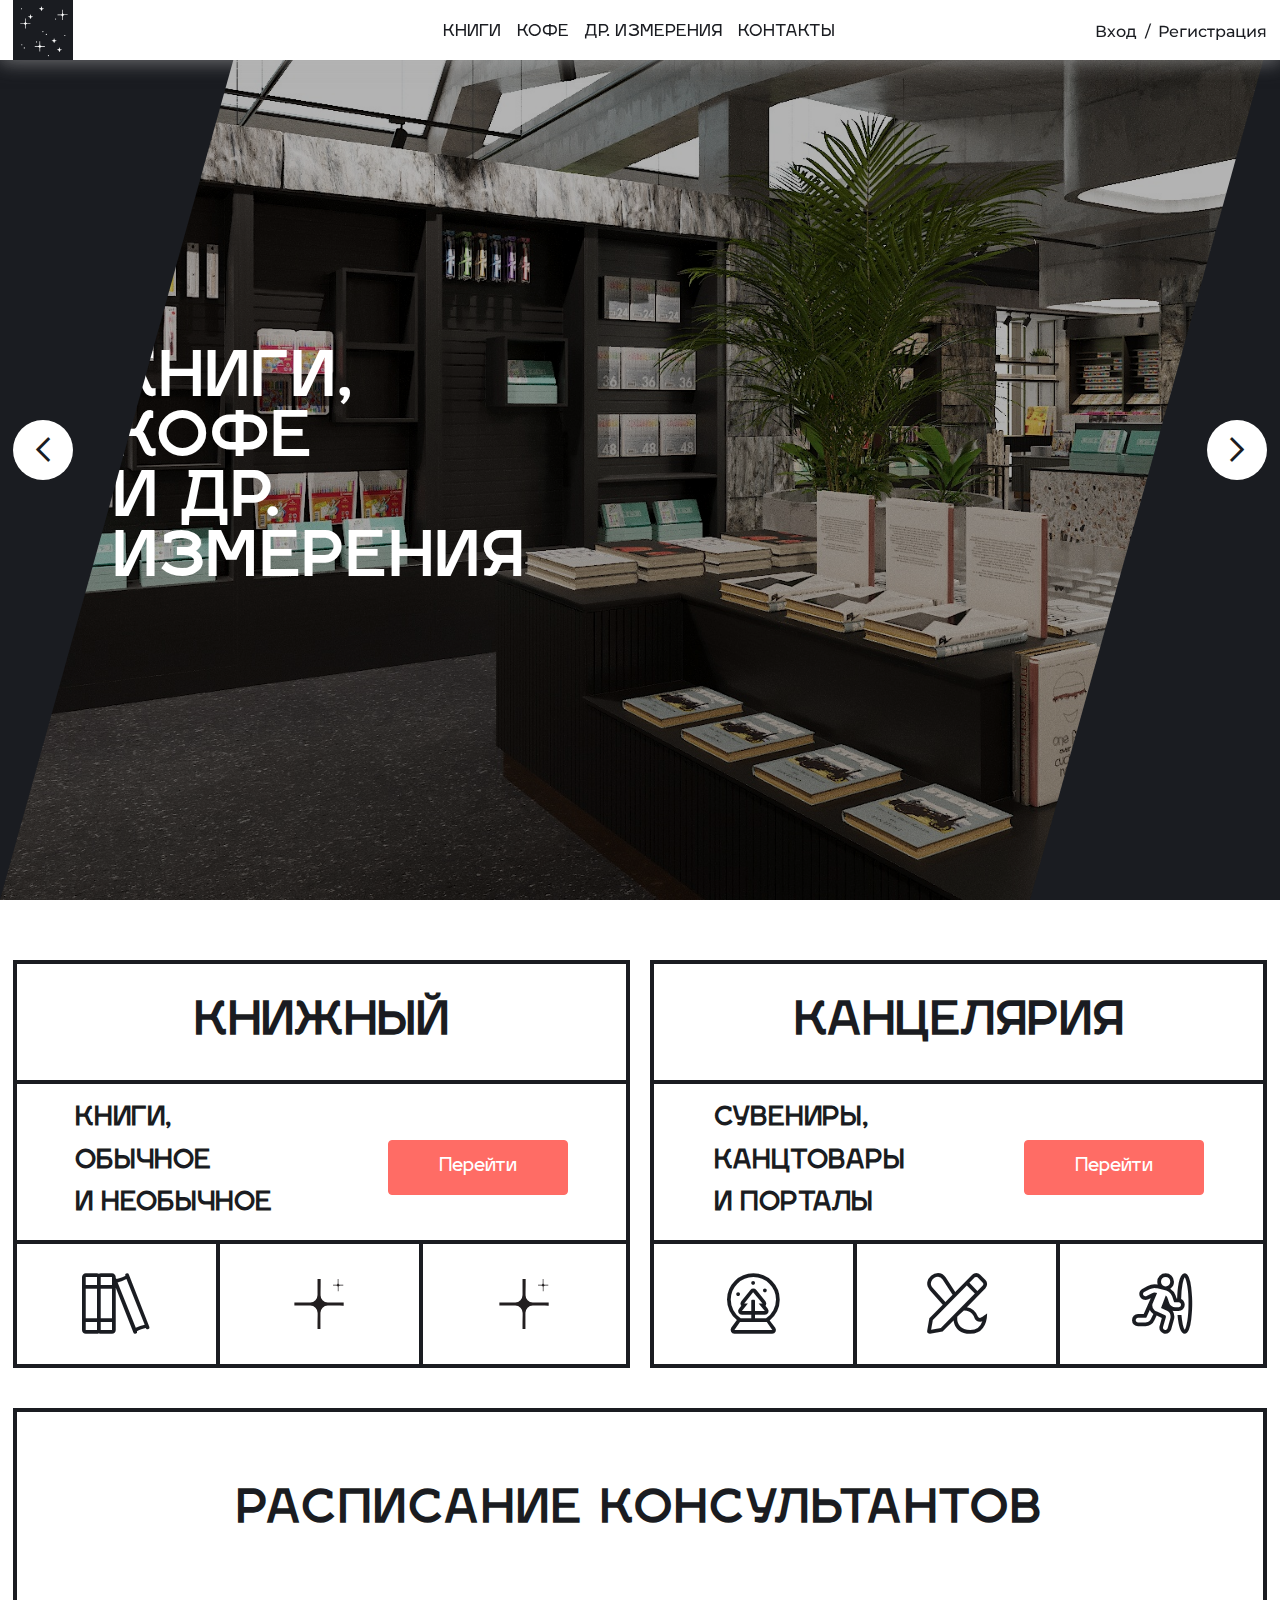
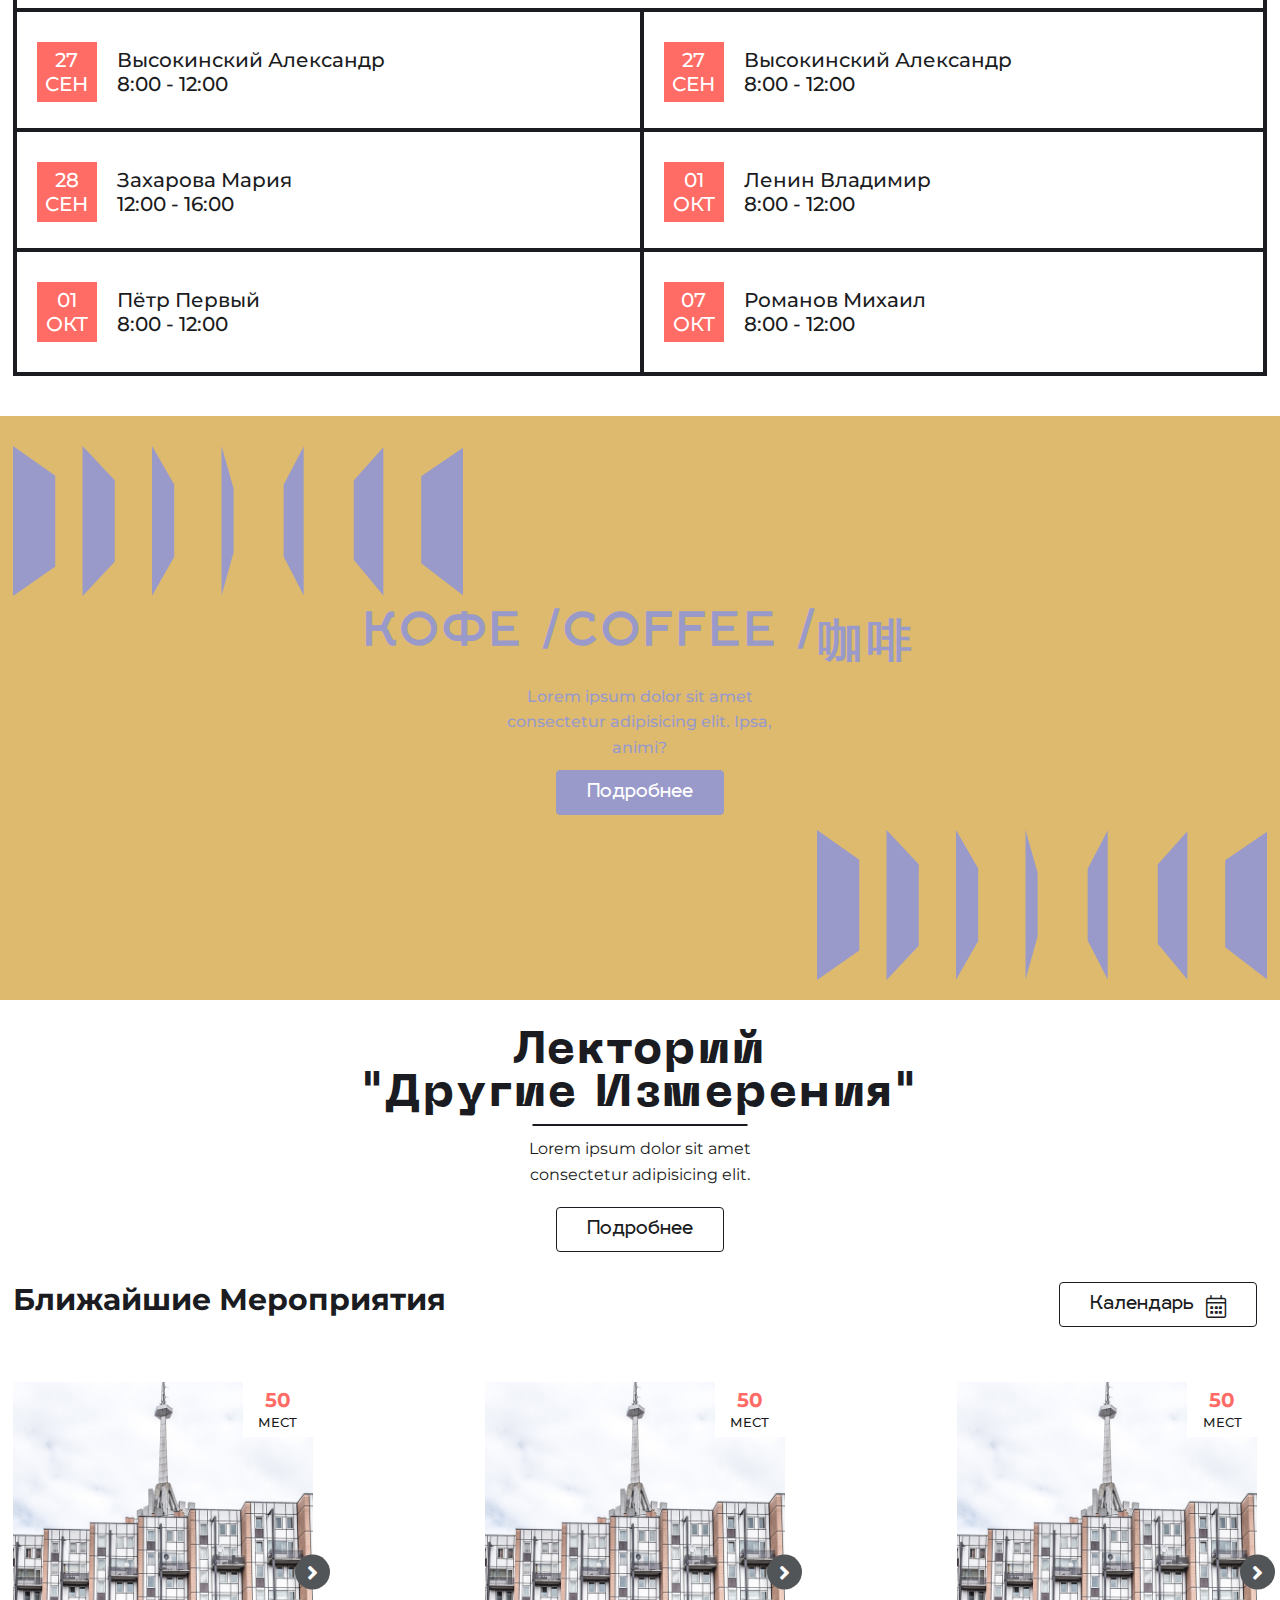
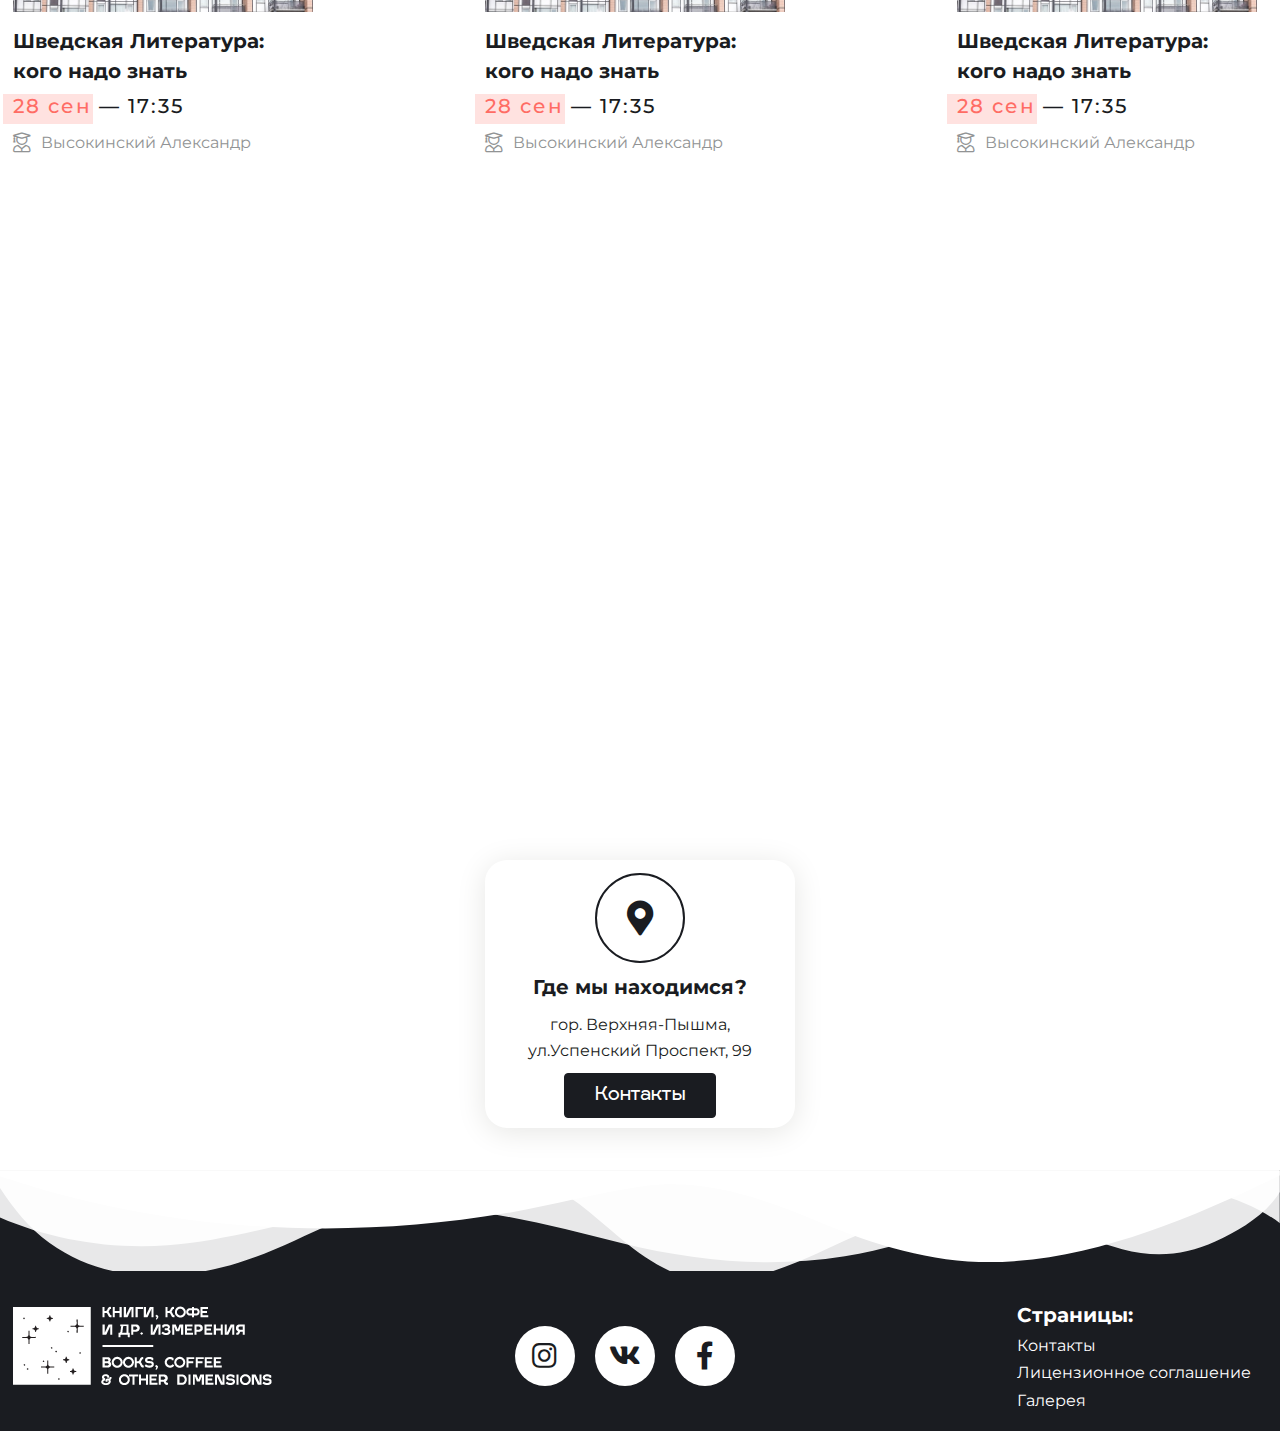
<file: index.html>
<!DOCTYPE html>
<html lang="en">
  <head>
    <meta charset="UTF-8" />
    <meta name="viewport" content="width=device-width,initial-scale=1" />
    <title>Книги, Кофе и Другие Измерения</title>
    <!-- FONT-AWESOME -->
    <link rel="stylesheet" href="./style/css/icons.css" />
    <!-- CSS -->
    <link rel="stylesheet" href="./style/css/main.min.css" />
  </head>
  <body>
    <!-- NAVBAR FIXED  -->
    <nav class="nav-fixed-top nav-main-page">
      <div class="container">
        <button class="open-sidebar-button">
          <i class="fal fa-bars"></i>
        </button>
        <div class="nav-logo">
          <img src="./images/svg/logo-square--black.svg" alt="" />
        </div>
        <div class="nav-links">
          <a class="link-hover-red" href="">Книги</a>
          <a class="link-hover-red" href="">Кофе</a>
          <a class="link-hover-red" href=""
            >Др. И<span class="fix-font">з</span>мерения</a
          >
          <a class="link-hover-red" href="">Контакты</a>
        </div>
        <div class="nav-auth-buttons">
          <a class="link-hover-red" href="./pages/login.html">Вход</a>
          <p>/</p>
          <a class="link-hover-red" href="./pages/register.html">Регистрация</a>
        </div>
      </div>
    </nav>

    <!-- TOPBAR -->
    <aside class="sidebar">
      <button class="close-sidebar-button">
        <i class="fal fa-times"></i>
      </button>
      <div class="content">
        <div class="logo">
          <img src="/images/svg/logo-portal--white.svg" alt="" />
        </div>
        <div class="sidebar-links">
          <a href="./pages/books.html">Книги</a>
          <a href="./pages/coffee.html">Кофе</a>
          <a href="./pages/lectorium.html"
            >Др И<span class="fix-font">з</span>мерения</a
          >
          <a href="./pages/contacts.html">Контакты</a>
          <a href="./pages/login.html">Войти / Регистрация</a>
        </div>
        <div class="social-links">
          <a href="#" target="_blank" class="link">
            <i class="fab fa-instagram"></i>
          </a>
          <a href="#" target="_blank" class="link">
            <i class="fab fa-vk"></i>
          </a>
          <a href="#" target="_blank" class="link">
            <i class="fab fa-facebook-f"></i>
          </a>
        </div>
      </div>
    </aside>

    <!-- CONTENT -->
    <main>
      <!-- SECTION--WELCOME -->
      <section class="section--welcome-page__hero">
        <!-- PORTALS -->
        <div class="portal-wrapper global-portal-left"></div>
        <div class="portal-wrapper global-portal-right"></div>
        <div class="slider--fullpage">
          <div class="slides">
            <img src="./images/slider-image-1.jpg" alt="" class="slide" />
          </div>
        </div>
        <div class="container">
          <div class="title__hero">
            <a href="#books" id="anchorLink"><h1>Книги,</h1></a>
            <a href="#coffee" id="anchorLink"><h1>Кофе</h1></a>
            <a href="#lectorium" id="anchorLink"
              ><h1>
                и Др. <br />
                И<span class="fix-font">з</span>мерения
              </h1></a
            >
          </div>
          <div class="slider-btns-wrapper">
            <button class="btn-slider btn-left">
              <i class="far fa-chevron-left"></i>
            </button>
            <button class="btn-slider btn-right">
              <i class="far fa-chevron-right"></i>
            </button>
          </div>
        </div>
      </section>
      <!-- SECTION BOOKS -->
      <section id="books" class="section--welcome-page__books">
        <div class="container">
          <div class="grid-container-4fr">
            <div class="column">
              <div class="section--title-small">
                <h1 class="font-black">Книжный</h1>
              </div>
              <div class="section--call-to-action">
                <div class="text font-black">
                  <h5>Книги,</h5>
                  <h5>обычное</h5>
                  <h5>и необычное</h5>
                </div>
                <a href="./pages/books.html" class="btn btn-x1 btn-red-fill"
                  >Перейти</a
                >
              </div>
              <div class="section--row-design">
                <div class="design-container">
                  <i class="fal fa-books"></i>
                </div>
                <div class="design-container">
                  <img src="./images/svg/double_star--black.svg" alt="" />
                </div>
                <div class="design-container">
                  <img src="./images/svg/double_star--black.svg" alt="" />
                </div>
              </div>
            </div>
            <div class="column">
              <div class="section--title-small">
                <h1 class="font-black">Канцелярия</h1>
              </div>
              <div class="section--call-to-action">
                <div class="text font-black">
                  <h5>Сувениры,</h5>
                  <h5>Канцтовары</h5>
                  <h5>и Порталы</h5>
                </div>
                <a
                  href="./pages/chancellery.html"
                  class="btn btn-x1 btn-red-fill"
                  >Перейти</a
                >
              </div>
              <div class="section--row-design">
                <div class="design-container">
                  <i class="fal fa-globe-snow"></i>
                </div>
                <div class="design-container">
                  <i class="fal fa-pencil-paintbrush"></i>
                </div>
                <div class="design-container">
                  <i class="fal fa-portal-enter"></i>
                </div>
              </div>
            </div>
          </div>
          <div class="grid-container-2fr">
            <div class="section--title-big">
              <h1>Расписание Консультантов</h1>
            </div>
            <div class="section--consultant-time">
              <div class="content">
                <div class="content--date">
                  <h6>27</h6>
                  <h6>Сен</h6>
                </div>
                <div class="content--text">
                  <h6>Высокинский Александр</h6>
                  <h6>8:00 - 12:00</h6>
                </div>
              </div>
            </div>
            <div class="section--consultant-time">
              <div class="content">
                <div class="content--date">
                  <h6>27</h6>
                  <h6>Сен</h6>
                </div>
                <div class="content--text">
                  <h6>Высокинский Александр</h6>
                  <h6>8:00 - 12:00</h6>
                </div>
              </div>
            </div>
            <div class="section--consultant-time">
              <div class="content">
                <div class="content--date">
                  <h6>28</h6>
                  <h6>Сен</h6>
                </div>
                <div class="content--text">
                  <h6>Захарова Мария</h6>
                  <h6>12:00 - 16:00</h6>
                </div>
              </div>
            </div>
            <div class="section--consultant-time">
              <div class="content">
                <div class="content--date">
                  <h6>01</h6>
                  <h6>Окт</h6>
                </div>
                <div class="content--text">
                  <h6>Ленин Владимир</h6>
                  <h6>8:00 - 12:00</h6>
                </div>
              </div>
            </div>
            <div class="section--consultant-time">
              <div class="content">
                <div class="content--date">
                  <h6>01</h6>
                  <h6>Окт</h6>
                </div>
                <div class="content--text">
                  <h6>Пётр Первый</h6>
                  <h6>8:00 - 12:00</h6>
                </div>
              </div>
            </div>
            <div class="section--consultant-time">
              <div class="content">
                <div class="content--date">
                  <h6>07</h6>
                  <h6>Окт</h6>
                </div>
                <div class="content--text">
                  <h6>Романов Михаил</h6>
                  <h6>8:00 - 12:00</h6>
                </div>
              </div>
            </div>
          </div>
        </div>
      </section>
      <!-- SECTION COFFEE -->
      <section id="coffee" class="section--welcome-page__coffee">
        <div class="container">
          <div class="grid-container">
            <div class="pattern-left">
              <img src="./images/svg/pattern_portal--violet.svg" alt="" />
            </div>
            <div class="text-content">
              <div class="heading-wrapper">
                <h1>Кофе /</h1>
                <h1>Coffee /</h1>
                <h1>咖啡</h1>
              </div>
              <p>
                Lorem ipsum dolor sit amet consectetur adipisicing elit. Ipsa,
                animi?
              </p>
              <a href="./pages/coffee.html" class="btn btn-x1 btn-violet-fill"
                >Подробнее</a
              >
            </div>
            <div class="pattern-right">
              <img src="./images/svg/pattern_portal--violet.svg" alt="" />
            </div>
          </div>
        </div>
      </section>
      <!-- SECTION LECTORIUM -->
      <section id="lectorium" class="section--welcome-lectorium">
        <div class="container">
          <div class="grid-container">
            <div class="text-content">
              <h1 class="font-black">
                Лекторий <br />
                "Другие Измерения"
              </h1>
              <p class="small-description font-black">
                Lorem ipsum dolor sit amet consectetur adipisicing elit.
              </p>
              <a href="./pages/lectorium.html" class="btn btn-x1 btn-black"
                >Подробнее</a
              >
            </div>
            <div class="content-bar font-black">
              <h4>Ближайшие Мероприятия</h4>
              <div class="button-group">
                <button class="btn btn-x1 btn-icon btn-black">
                  Календарь <i class="fal fa-calendar-alt"></i>
                </button>
              </div>
            </div>
            <div class="cards-wrapper">
              <a href="./pages/lection-single.html" class="card-lection">
                <div class="card-image">
                  <img src="./images/card-event-bg.jpg" alt="" />
                  <div class="card-places">
                    <h6>50</h6>
                    <p>Мест</p>
                  </div>
                </div>
                <div class="card-content">
                  <h6 class="card-title font-black">
                    Шведская Литература: кого надо знать
                  </h6>
                  <div class="card-date font-black">
                    <h6>
                      <span class="font-red">28 сен</span>
                      — 17:35
                    </h6>
                  </div>
                  <div class="card-description">
                    <i class="fal fa-user-graduate"></i>
                    <p>Высокинский Александр</p>
                  </div>
                </div>
                <div class="card-next-btn-round">
                  <i class="fas fa-angle-right"></i>
                </div>
              </a>
              <a href="./pages/lection-single.html" class="card-lection">
                <div class="card-image">
                  <img src="./images/card-event-bg.jpg" alt="" />
                  <div class="card-places">
                    <h6>50</h6>
                    <p>Мест</p>
                  </div>
                </div>
                <div class="card-content">
                  <h6 class="card-title font-black">
                    Шведская Литература: кого надо знать
                  </h6>
                  <div class="card-date font-black">
                    <h6>
                      <span class="font-red">28 сен</span>
                      — 17:35
                    </h6>
                  </div>
                  <div class="card-description">
                    <i class="fal fa-user-graduate"></i>
                    <p>Высокинский Александр</p>
                  </div>
                </div>
                <div class="card-next-btn-round">
                  <i class="fas fa-angle-right"></i>
                </div>
              </a>
              <a href="./pages/lection-single.html" class="card-lection">
                <div class="card-image">
                  <img src="./images/card-event-bg.jpg" alt="" />
                  <div class="card-places">
                    <h6>50</h6>
                    <p>Мест</p>
                  </div>
                </div>
                <div class="card-content">
                  <h6 class="card-title font-black">
                    Шведская Литература: кого надо знать
                  </h6>
                  <div class="card-date font-black">
                    <h6>
                      <span class="font-red">28 сен</span>
                      — 17:35
                    </h6>
                  </div>
                  <div class="card-description">
                    <i class="fal fa-user-graduate"></i>
                    <p>Высокинский Александр</p>
                  </div>
                </div>
                <div class="card-next-btn-round">
                  <i class="fas fa-angle-right"></i>
                </div>
              </a>
            </div>
          </div>
        </div>
      </section>
      <!-- SECTION CONTACTS -->
      <section id="contacts" class="section--welcome-contacts">
        <iframe
          src="https://yandex.ru/map-widget/v1/?um=constructor%3A897cdbbe5c833f3c2cc7ccfdeec646c946831b49f2b5d281401783e7bff4b854&amp;source=constructor"
          width="100%"
          height="600"
          frameborder="0"
        ></iframe>
        <div class="container">
          <div class="cards-wrapper">
            <div class="card">
              <div class="card-icon">
                <i class="fas fa-map-marker-alt"></i>
              </div>
              <h6 class="card-title">Где мы находимся?</h6>
              <p class="card-text">
                гор. Верхняя-Пышма, ул.Успенский Проспект, 99
              </p>
              <a href="" class="btn btn-x1 btn-black-fill">Контакты</a>
            </div>
          </div>
        </div>
      </section>
    </main>
    <!-- FOOTER -->
    <footer>
      <div class="shape-divider-bottom">
        <svg
          data-name="Layer 1"
          xmlns="http://www.w3.org/2000/svg"
          viewBox="0 0 1200 100"
          preserveAspectRatio="none"
        >
          <path
            d="M0,0V46.29c47.79,22.2,103.59,32.17,158,28,70.36-5.37,136.33-33.31,206.8-37.5C438.64,32.43,512.34,53.67,583,72.05c69.27,18,138.3,24.88,209.4,13.08,36.15-6,69.85-17.84,104.45-29.34C989.49,25,1113-14.29,1200,52.47V0Z"
            opacity=".9"
            class="shape-fill"
          ></path>
          <path
            d="M0,0V15.81C13,36.92,27.64,56.86,47.69,72.05,99.41,111.27,165,111,224.58,91.58c31.15-10.15,60.09-26.07,89.67-39.8,40.92-19,84.73-46,130.83-49.67,36.26-2.85,70.9,9.42,98.6,31.56,31.77,25.39,62.32,62,103.63,73,40.44,10.79,81.35-6.69,119.13-24.28s75.16-39,116.92-43.05c59.73-5.85,113.28,22.88,168.9,38.84,30.2,8.66,59,6.17,87.09-7.5,22.43-10.89,48-26.93,60.65-49.24V0Z"
            opacity=".9"
            class="shape-fill"
          ></path>
          <path
            d="M0,0V5.63C149.93,59,314.09,71.32,475.83,42.57c43-7.64,84.23-20.12,127.61-26.46,59-8.63,112.48,12.24,165.56,35.4C827.93,77.22,886,95.24,951.2,90c86.53-7,172.46-45.71,248.8-84.81V0Z"
            class="shape-fill"
          ></path>
        </svg>
      </div>
      <div class="container">
        <div class="footer-logo">
          <img src="./images/logo-footer.png" alt="" />
        </div>
        <div class="social-links">
          <a href="#" target="_blank" class="link">
            <i class="fab fa-instagram"></i>
          </a>
          <a href="#" target="_blank" class="link">
            <i class="fab fa-vk"></i>
          </a>
          <a href="#" target="_blank" class="link">
            <i class="fab fa-facebook-f"></i>
          </a>
        </div>
        <div class="footer-links">
          <h6 class="font-white">Страницы:</h6>
          <ul class="links-list">
            <a class="link-hover-red" href="#">Контакты</a>
            <a class="link-hover-red" href="#">Лицензионное соглашение</a>
            <a class="link-hover-red" href="#">Галерея</a>
          </ul>
        </div>
      </div>
    </footer>

    <!-- JS -->
    <script src="./js/index.js"></script>
    <script>
      const leftPortal = document.querySelector(".global-portal-left");
      const rightPortal = document.querySelector(".global-portal-right");
      const navbar = document.querySelector(".nav-fixed-top");
      window.addEventListener("scroll", () => {
        let offsetY = window.pageYOffset;
        if (offsetY > 60) {
          navbar.style.opacity = 1;
          leftPortal.style.left = "-300px";
          rightPortal.style.right = "-300px";
        } else {
          navbar.style.opacity = 0;
          leftPortal.style.left = 0;
          rightPortal.style.right = 0;
        }
      });
    </script>
  </body>
</html>
</file>
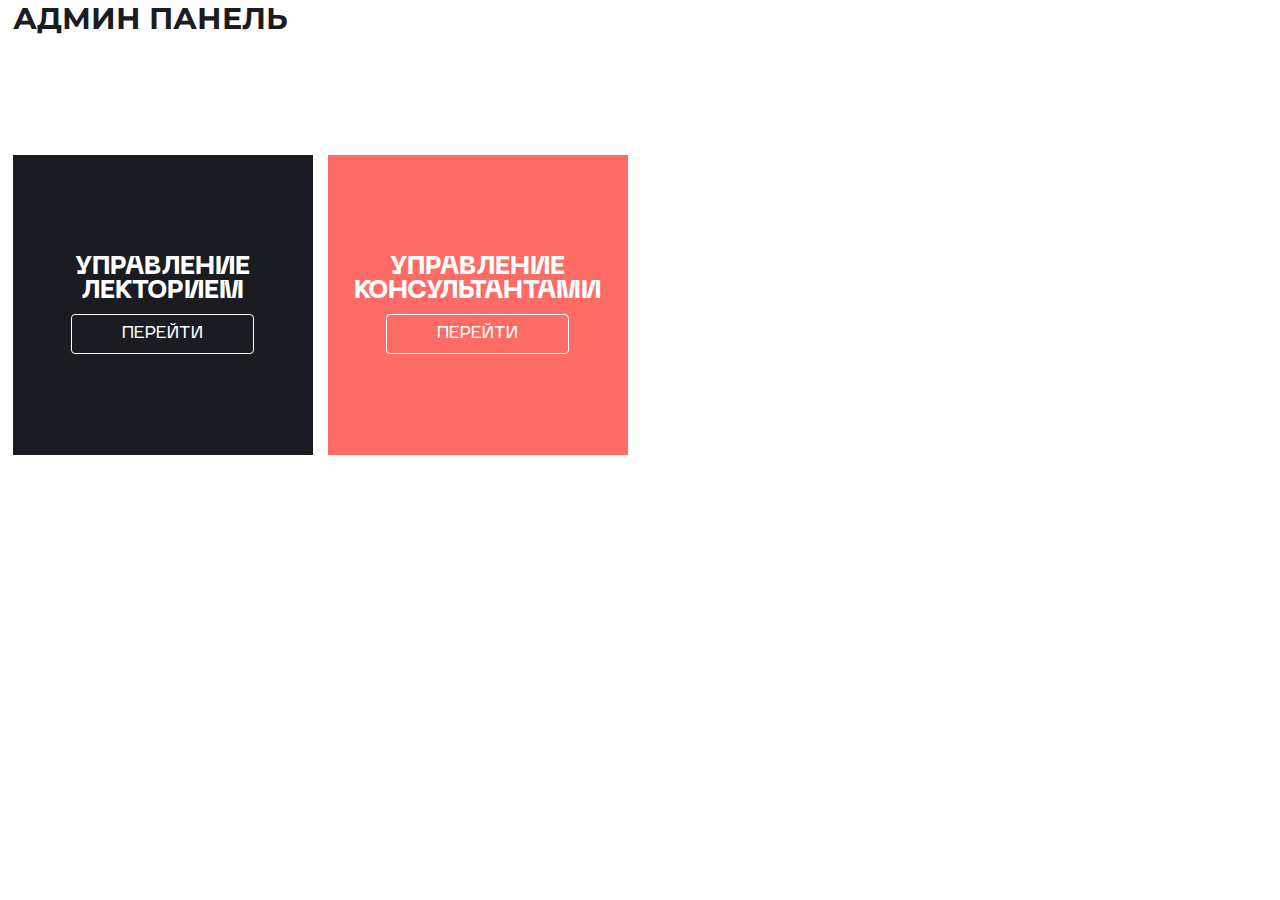
<file: pages/admin-gashboard.html>
<!DOCTYPE html>
<html lang="en">
  <head>
    <meta charset="UTF-8" />
    <meta name="viewport" content="width=device-width,initial-scale=1" />
    <title>Книги, Кофе и Другие Измерения</title>
    <!-- FONT-AWESOME -->
    <link rel="stylesheet" href="../style/css/icons.css" />
    <!-- CSS -->
    <link rel="stylesheet" href="../style/css/main.min.css" />
  </head>
  <body>
    <main>
      
          <!-- SECTION COFFEE MENU -->
      <section class="section--admin-dashboard-menu">
        <div class="container">
          <h2 class="section-title-admin">Админ панель</h2>
          <div class="cards-wrapper">
            <div class="card-square bg-black">
              <h3 class="font-white text-center">
                Управление лекторием
              </h3>
              <a href="" class="btn-x2 btn btn-white btn-black-fill">Перейти</a>
            </div>
            <div class="card-square bg-red">
              <h3 class="font-white text-center">
                Управление консультантами
              </h3>
              <a href="" class="btn-x2 btn btn-white btn-red-fill">Перейти</a>
            </div>
          </div>
        </div>
      </section>
        
    </main>
  </body>
</html>
</file>
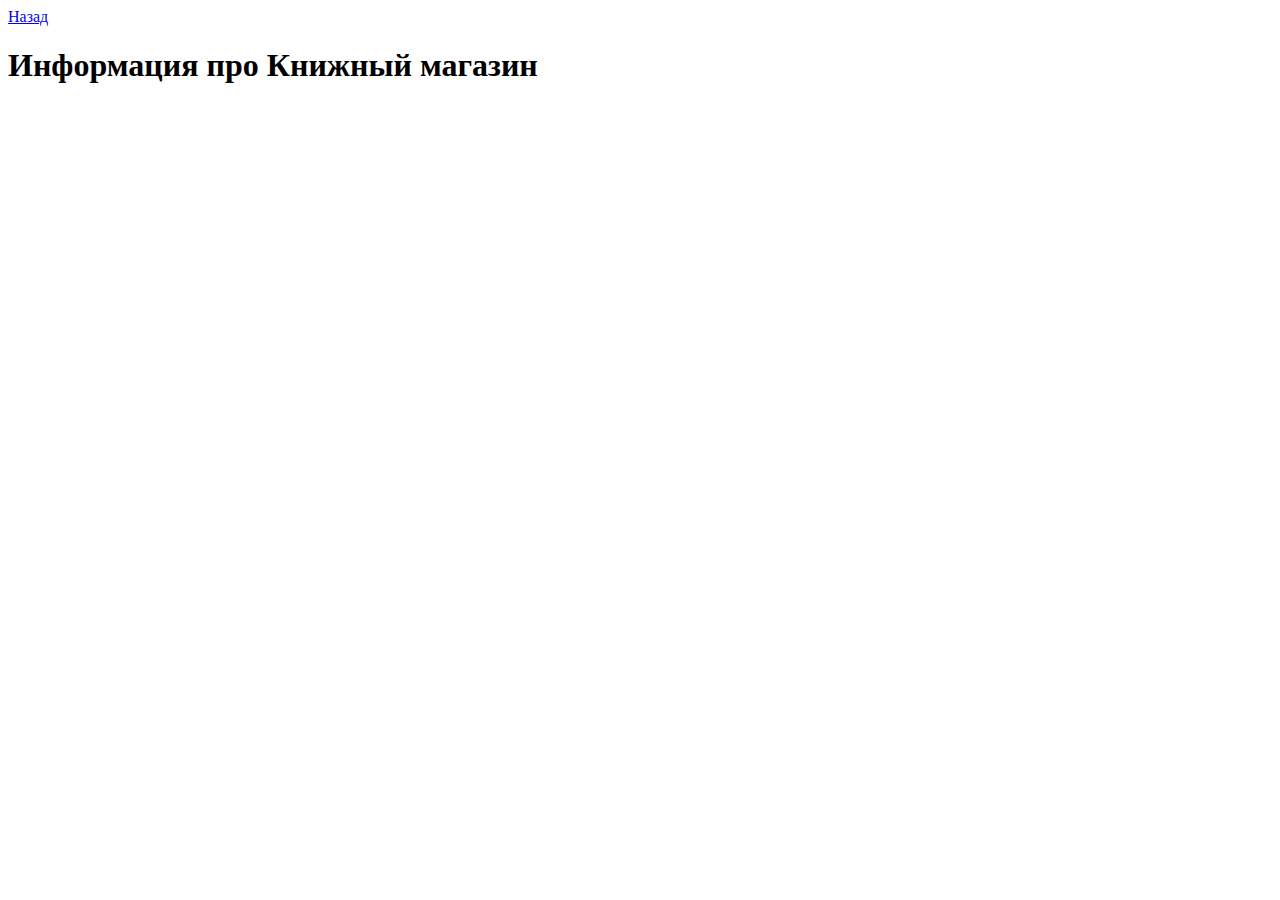
<file: pages/books.html>
<!DOCTYPE html>
<html lang="en">
  <head>
    <meta charset="UTF-8" />
    <meta name="viewport" content="width=device-width, initial-scale=1.0" />
    <title>Книжный</title>
  </head>
  <body>
    <a href="../index.html">Назад</a>
    <h1>Информация про Книжный магазин</h1>
  </body>
</html>
</file>
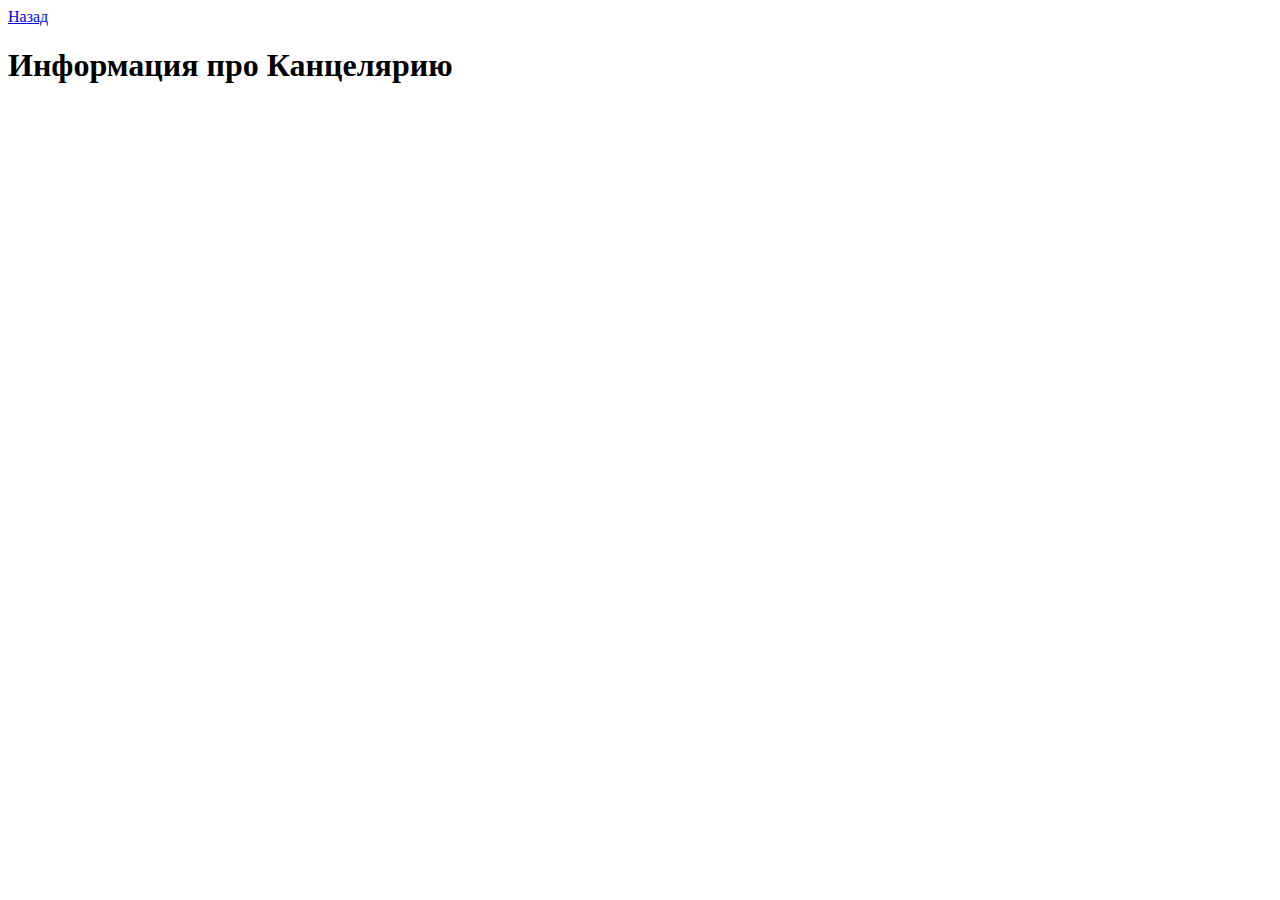
<file: pages/chancellery.html>
<!DOCTYPE html>
<html lang="en">
  <head>
    <meta charset="UTF-8" />
    <meta name="viewport" content="width=device-width, initial-scale=1.0" />
    <title>Канцелярия</title>
  </head>
  <body>
    <a href="../index.html">Назад</a>
    <h1>Информация про Канцелярию</h1>
  </body>
</html>
</file>
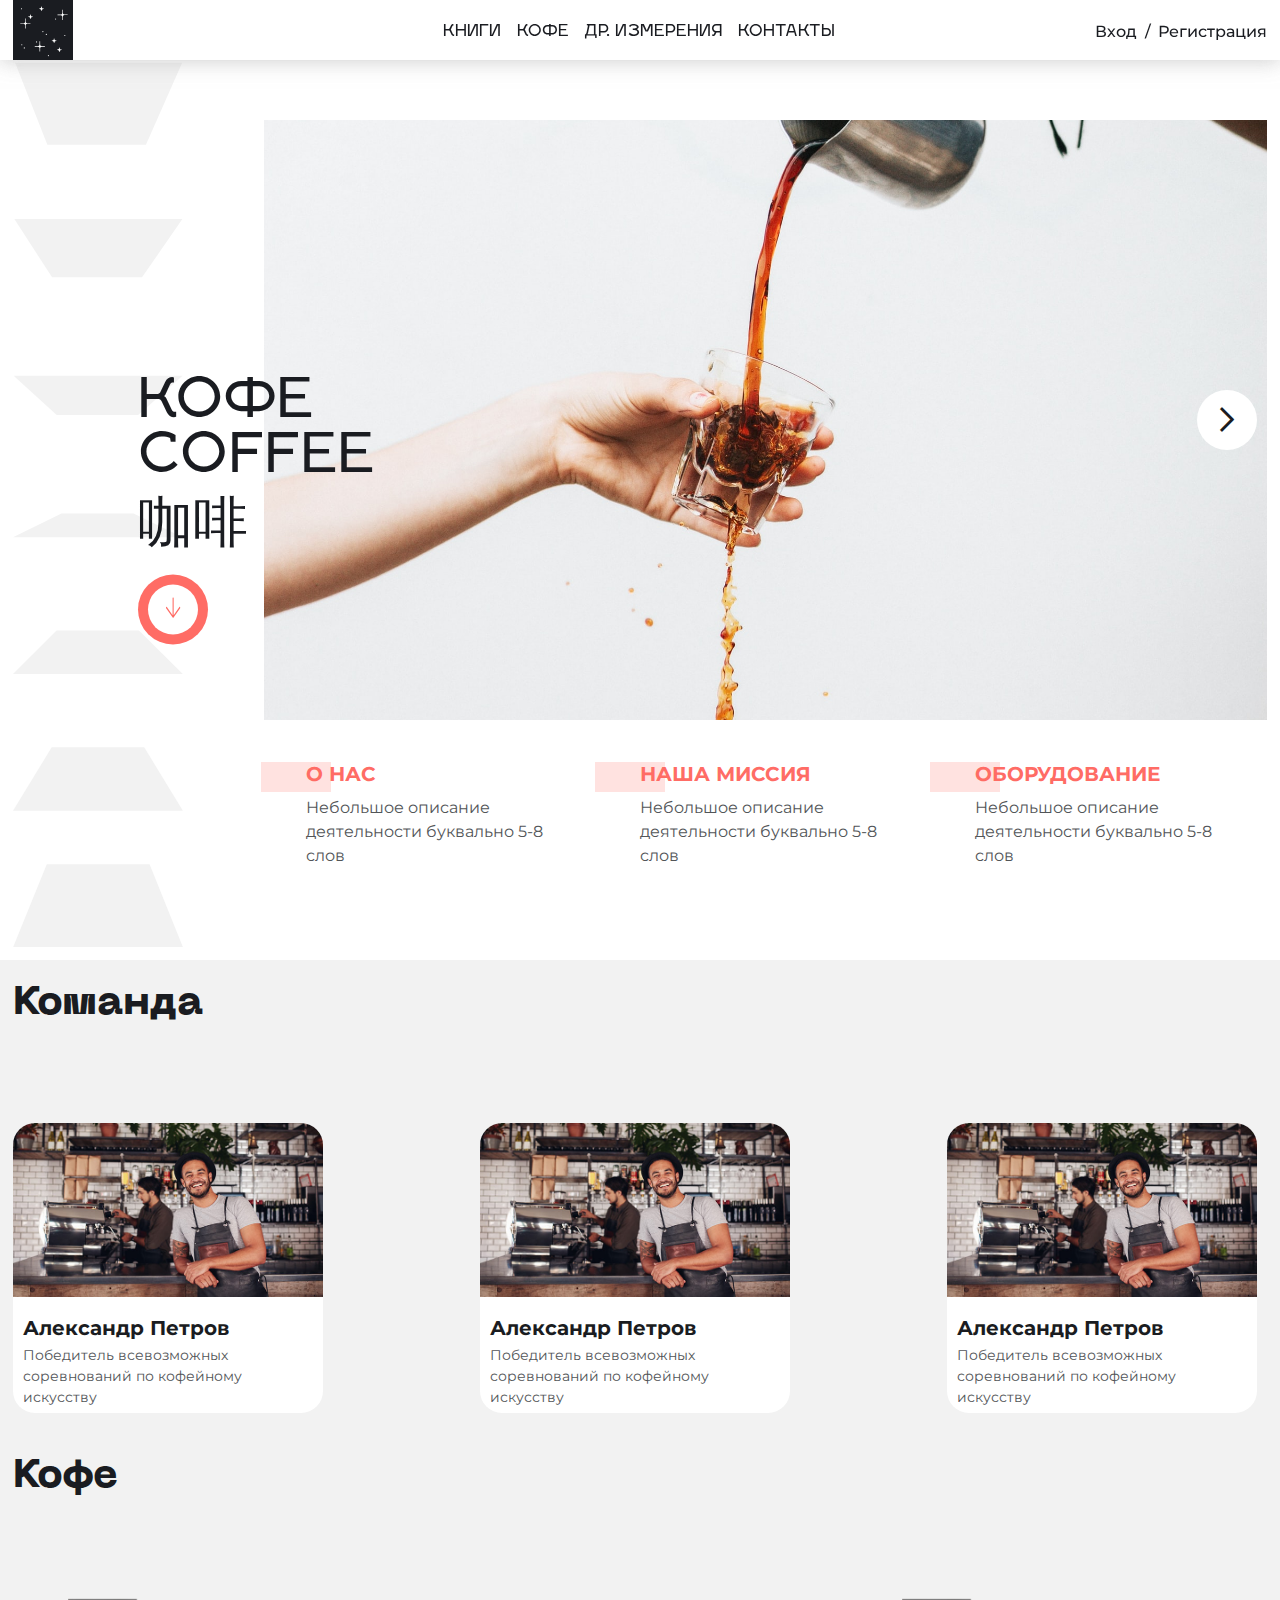
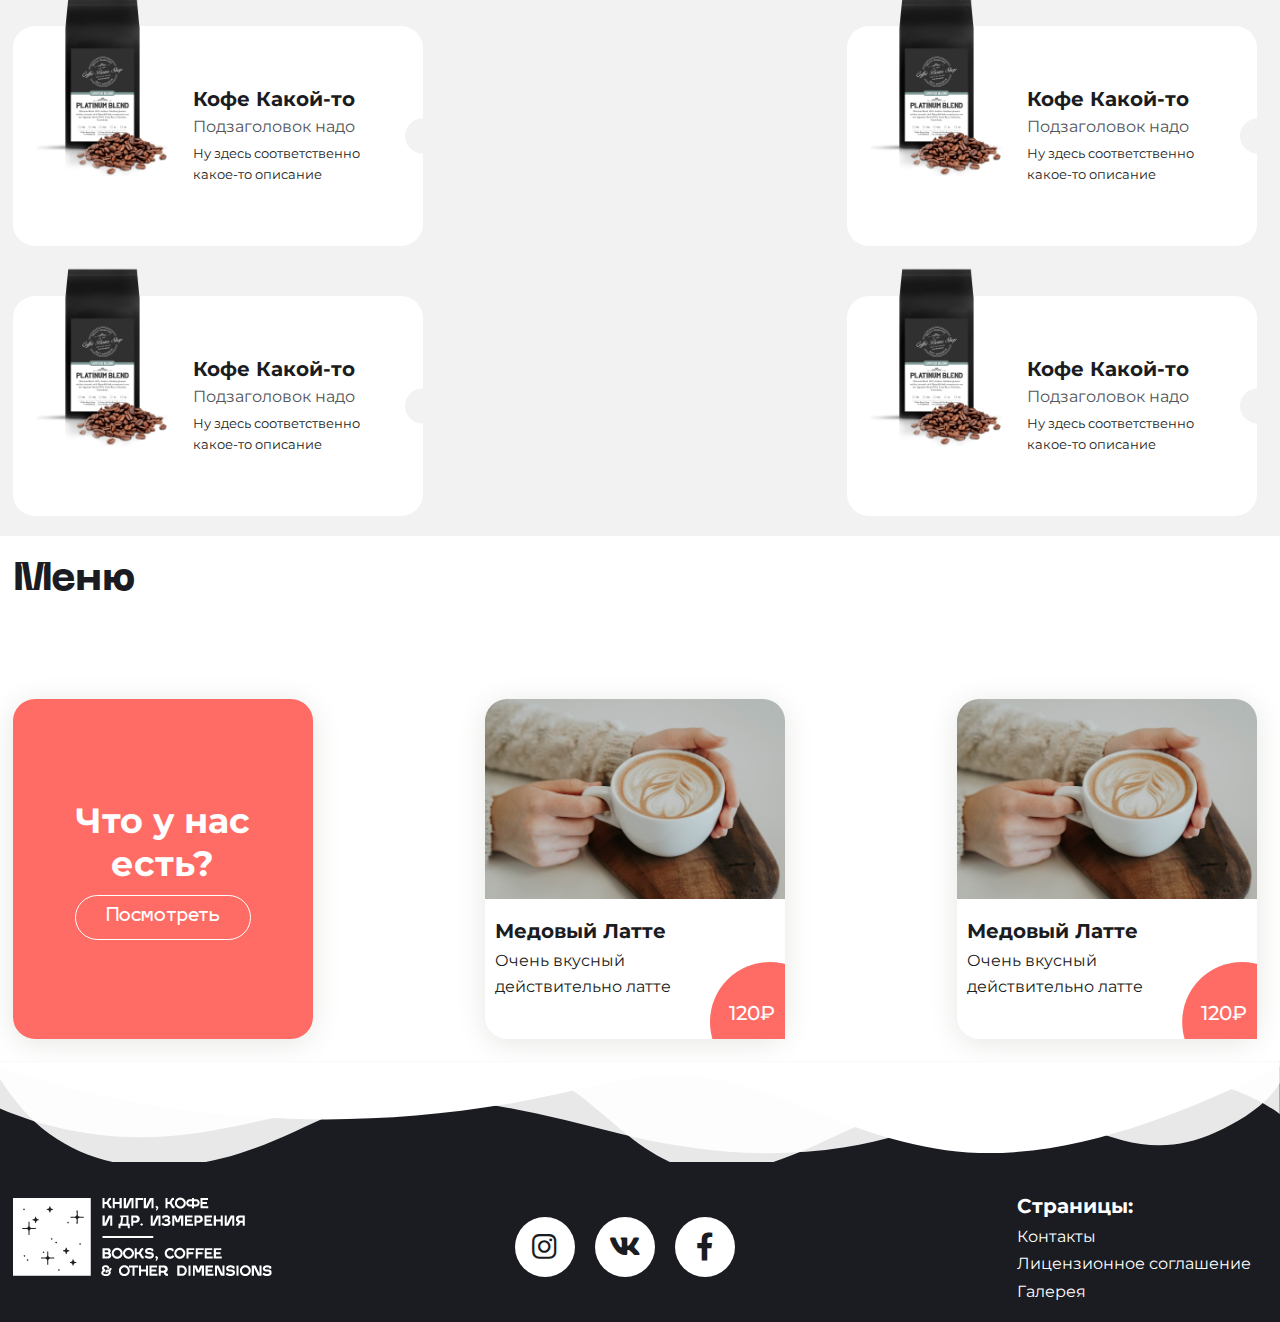
<file: pages/coffee.html>
<!DOCTYPE html>
<html lang="en">
  <head>
    <meta charset="UTF-8" />
    <meta name="viewport" content="width=device-width, initial-scale=1.0" />
    <title>Кофейня</title>
    <!-- FONT-AWESOME -->
    <link rel="stylesheet" href="../style/css/icons.css" />
    <!-- CSS -->
    <link rel="stylesheet" href="../style/css/main.min.css" />
  </head>
  <body>
    <!-- NAVBAR FIXED  -->
    <nav class="nav-fixed-top">
      <div class="container">
        <div class="open-sidebar-button">
          <i class="fal fa-bars"></i>
        </div>
        <div class="nav-logo">
          <img src="../images/svg/logo-square--black.svg" alt="" />
        </div>
        <div class="nav-links">
          <a class="link-hover-red" href="">Книги</a>
          <a class="link-hover-red" href="">Кофе</a>
          <a class="link-hover-red" href=""
            >Др. И<span class="fix-font">з</span>мерения</a
          >
          <a class="link-hover-red" href="">Контакты</a>
        </div>
        <div class="nav-auth-buttons">
          <a class="link-hover-red" href="./login.html">Вход</a>
          <p>/</p>
          <a class="link-hover-red" href="./register.html">Регистрация</a>
        </div>
      </div>
    </nav>

    <!-- TOPBAR -->
    <aside class="sidebar">
      <button class="close-sidebar-button">
        <i class="fal fa-times"></i>
      </button>
      <div class="content">
        <div class="logo">
          <img src="/images/svg/logo-portal--white.svg" alt="" />
        </div>
        <div class="sidebar-links">
          <a href="./pages/books.html">Книги</a>
          <a href="./pages/coffee.html">Кофе</a>
          <a href="./pages/lectorium.html"
            >Др И<span class="fix-font">з</span>мерения</a
          >
          <a href="./pages/contacts.html">Контакты</a>
          <a href="./pages/login.html">Войти / Регистрация</a>
        </div>
        <div class="social-links">
          <a href="#" target="_blank" class="link">
            <i class="fab fa-instagram"></i>
          </a>
          <a href="#" target="_blank" class="link">
            <i class="fab fa-vk"></i>
          </a>
          <a href="#" target="_blank" class="link">
            <i class="fab fa-facebook-f"></i>
          </a>
        </div>
      </div>
    </aside>

    <!-- CONTENT -->
    <main class="margined-navbar">
      <!-- SECTION COFFEE WELCOME -->
      <section class="section--coffee-page__hero">
        <div class="container">
          <!-- PORTAL -->
          <div class="portal-image">
            <img src="../images/svg/pattern_portal--gray.svg" alt="" />
          </div>
          <!-- SLIDER -->
          <div class="slider--default">
            <div class="slider-btns-wrapper">
              <button class="btn-slider btn-right">
                <i class="far fa-chevron-right"></i>
              </button>
            </div>
            <div class="slides">
              <img src="../images/coffee_slider.jpg" alt="" class="slide" />
            </div>
          </div>
          <!-- TITLE -->
          <div class="section-title-group">
            <h1>Кофе</h1>
            <h1>Co<span class="fix-font">f</span>fee</h1>
            <h1>咖啡</h1>
            <div class="btn-scroll-down">
              <div class="arrow-wrapper">
                <a href="#team" id="anchorLink" class="animated-icon">
                  <img src="../images/icons/arrow-down-icon.svg" alt="" />
                </a>
              </div>
            </div>
          </div>
          <!-- BRIEF INFO CARDS -->
          <div class="cards-wrapper">
            <div class="card">
              <h6 class="card-title font-red">О нас</h6>
              <p class="card-description">
                Небольшое описание деятельности буквально 5-8 слов
              </p>
            </div>
            <div class="card">
              <h6 class="card-title font-red">Наша Миссия</h6>
              <p class="card-description">
                Небольшое описание деятельности буквально 5-8 слов
              </p>
            </div>
            <div class="card">
              <h6 class="card-title font-red">Оборудование</h6>
              <p class="card-description">
                Небольшое описание деятельности буквально 5-8 слов
              </p>
            </div>
          </div>
        </div>
      </section>
      <!-- SECTION COFFEE TEAM -->
      <section id="team" class="section--coffee-team">
        <div class="container">
          <h2 class="section-title">Команда</h2>
          <div class="cards-wrapper">
            <div class="card">
              <div class="card-image">
                <img src="../images/coffee-worker.jpg" alt="" />
              </div>
              <h6 class="card-title">Александр Петров</h6>
              <p class="card-description">
                Победитель всевозможных соревнований по кофейному искусству
              </p>
            </div>
            <div class="card">
              <div class="card-image">
                <img src="../images/coffee-worker.jpg" alt="" />
              </div>
              <h6 class="card-title">Александр Петров</h6>
              <p class="card-description">
                Победитель всевозможных соревнований по кофейному искусству
              </p>
            </div>
            <div class="card">
              <div class="card-image">
                <img src="../images/coffee-worker.jpg" alt="" />
              </div>
              <h6 class="card-title">Александр Петров</h6>
              <p class="card-description">
                Победитель всевозможных соревнований по кофейному искусству
              </p>
            </div>
          </div>
        </div>
      </section>
      <!-- SECTION COFFEE ABOUT COFFEE -->
      <section class="section--coffee-about-coffee">
        <div class="container">
          <h2 class="section-title">Кофе</h2>
          <div class="cards-wrapper">
            <div class="card">
              <div class="card-image">
                <img src="../images/coffee.png" alt="" />
              </div>
              <div class="card-content">
                <h6 class="card-title">Кофе Какой-то</h6>
                <p class="card-subtitle">Подзаголовок надо</p>
                <p class="card-description">
                  Ну здесь соответственно какое-то описание
                </p>
              </div>
              <div class="card-decoration"></div>
            </div>
            <div class="card">
              <div class="card-image">
                <img src="../images/coffee.png" alt="" />
              </div>
              <div class="card-content">
                <h6 class="card-title">Кофе Какой-то</h6>
                <p class="card-subtitle">Подзаголовок надо</p>
                <p class="card-description">
                  Ну здесь соответственно какое-то описание
                </p>
              </div>
              <div class="card-decoration"></div>
            </div>
            <div class="card">
              <div class="card-image">
                <img src="../images/coffee.png" alt="" />
              </div>
              <div class="card-content">
                <h6 class="card-title">Кофе Какой-то</h6>
                <p class="card-subtitle">Подзаголовок надо</p>
                <p class="card-description">
                  Ну здесь соответственно какое-то описание
                </p>
              </div>
              <div class="card-decoration"></div>
            </div>
            <div class="card">
              <div class="card-image">
                <img src="../images/coffee.png" alt="" />
              </div>
              <div class="card-content">
                <h6 class="card-title">Кофе Какой-то</h6>
                <p class="card-subtitle">Подзаголовок надо</p>
                <p class="card-description">
                  Ну здесь соответственно какое-то описание
                </p>
              </div>
              <div class="card-decoration"></div>
            </div>
          </div>
        </div>
      </section>
      <!-- SECTION COFFEE MENU -->
      <section class="section--coffee-menu">
        <div class="container">
          <h2 class="section-title">Меню</h2>
          <div class="cards-wrapper">
            <div class="card">
              <h3 class="font-white">
                Что у нас <br />
                есть?
              </h3>
              <a href="" class="btn btn-x1 btn-round btn-white">Посмотреть</a>
            </div>
            <div class="card">
              <div class="card-image">
                <img src="../images/coffee-1.jpg" alt="" />
              </div>
              <h6 class="card-title">Медовый Латте</h6>
              <p class="card-description">Очень вкусный действительно латте</p>
              <p class="card-price font-white">120₽</p>
            </div>
            <div class="card">
              <div class="card-image">
                <img src="../images/coffee-1.jpg" alt="" />
              </div>
              <h6 class="card-title">Медовый Латте</h6>
              <p class="card-description">Очень вкусный действительно латте</p>
              <p class="card-price font-white">120₽</p>
            </div>
          </div>
        </div>
      </section>
    </main>
    <!-- FOOTER -->
    <footer>
      <div class="shape-divider-bottom">
        <svg
          data-name="Layer 1"
          xmlns="http://www.w3.org/2000/svg"
          viewBox="0 0 1200 100"
          preserveAspectRatio="none"
        >
          <path
            d="M0,0V46.29c47.79,22.2,103.59,32.17,158,28,70.36-5.37,136.33-33.31,206.8-37.5C438.64,32.43,512.34,53.67,583,72.05c69.27,18,138.3,24.88,209.4,13.08,36.15-6,69.85-17.84,104.45-29.34C989.49,25,1113-14.29,1200,52.47V0Z"
            opacity=".9"
            class="shape-fill"
          ></path>
          <path
            d="M0,0V15.81C13,36.92,27.64,56.86,47.69,72.05,99.41,111.27,165,111,224.58,91.58c31.15-10.15,60.09-26.07,89.67-39.8,40.92-19,84.73-46,130.83-49.67,36.26-2.85,70.9,9.42,98.6,31.56,31.77,25.39,62.32,62,103.63,73,40.44,10.79,81.35-6.69,119.13-24.28s75.16-39,116.92-43.05c59.73-5.85,113.28,22.88,168.9,38.84,30.2,8.66,59,6.17,87.09-7.5,22.43-10.89,48-26.93,60.65-49.24V0Z"
            opacity=".9"
            class="shape-fill"
          ></path>
          <path
            d="M0,0V5.63C149.93,59,314.09,71.32,475.83,42.57c43-7.64,84.23-20.12,127.61-26.46,59-8.63,112.48,12.24,165.56,35.4C827.93,77.22,886,95.24,951.2,90c86.53-7,172.46-45.71,248.8-84.81V0Z"
            class="shape-fill"
          ></path>
        </svg>
      </div>
      <div class="container">
        <div class="footer-logo">
          <img src="../images/logo-footer.png" alt="" />
        </div>
        <div class="social-links">
          <a href="#" target="_blank" class="link">
            <i class="fab fa-instagram"></i>
          </a>
          <a href="#" target="_blank" class="link">
            <i class="fab fa-vk"></i>
          </a>
          <a href="#" target="_blank" class="link">
            <i class="fab fa-facebook-f"></i>
          </a>
        </div>
        <div class="footer-links">
          <h6 class="font-white">Страницы:</h6>
          <ul class="links-list">
            <a class="link-hover-red" href="#">Контакты</a>
            <a class="link-hover-red" href="#">Лицензионное соглашение</a>
            <a class="link-hover-red" href="#">Галерея</a>
          </ul>
        </div>
      </div>
    </footer>

    <!-- JS -->
    <script src="../js/index.js"></script>
  </body>
</html>
</file>
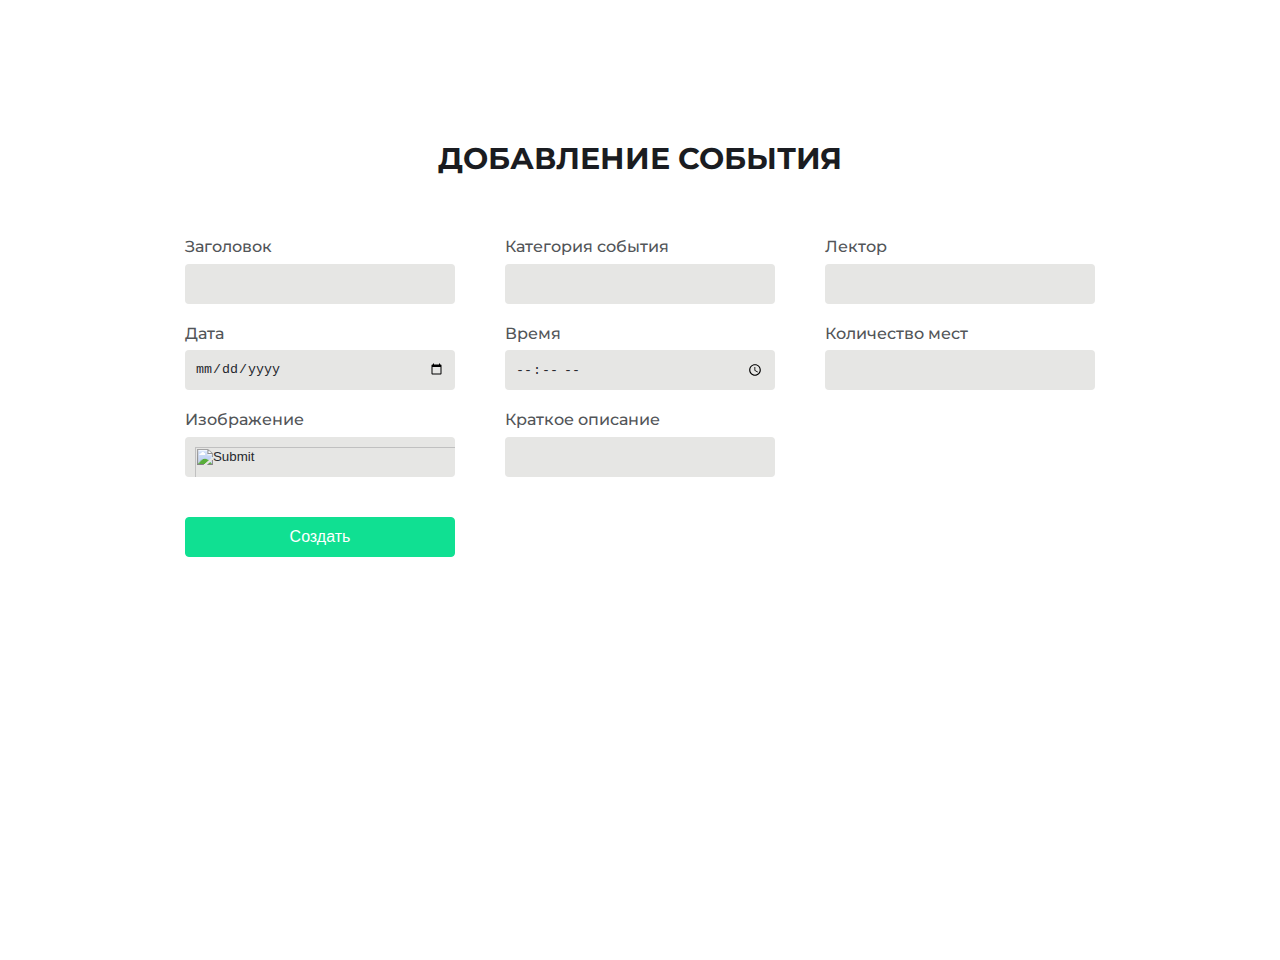
<file: pages/lection-add.html>
<!DOCTYPE html>
<html lang="en">
  <head>
    <meta charset="UTF-8" />
    <meta name="viewport" content="width=device-width,initial-scale=1" />
    <title>Книги, Кофе и Другие Измерения</title>
    <!-- FONT-AWESOME -->
    <link rel="stylesheet" href="../style/css/icons.css" />
    <!-- CSS -->
    <link rel="stylesheet" href="../style/css/main.min.css" />
  </head>
  <body>
    <!-- CONTENT -->
    <main class="margined-navbar">
      <section class="section--admin-lectorium-management">
        <div class="container">
          <div class="topbar-admin-management">
            <h2 class="section-title-admin">Добавление события</h2>
          </div>
          <form class="lection-management-form" action="" method="post">
            <div class="grid-container">
              <div class="input-block">
                <label for="">Заголовок</label>
                <input type="text">
              </div>
              <div class="input-block">
                <label for="">Категория события</label>
                <input type="text">
              </div>
              <div class="input-block">
                <label for="">Лектор</label>
                <input type="text">
              </div>
              <div class="input-block">
                <label for="">Дата</label>
                <input type="date">
              </div>
              <div class="input-block">
                <label for="">Время</label>
                <input type="time">
              </div>
              <div class="input-block">
                <label for="">Количество мест</label>
                <input type="text">
              </div>
              <div class="input-block">
                <label for="">Изображение</label>
                <input type="image">
              </div>
              <div class="input-block">
                <label for="">Краткое описание</label>
                <input type="text">
              </div>
            </div>
            <div class="edit-buttons">
              <button class="btn-x2 btn-green-fill" type="submit">Создать</button>
            </div>
          </form>
        </div>
      </section>
    </main>
  </body>
</html>
</file>
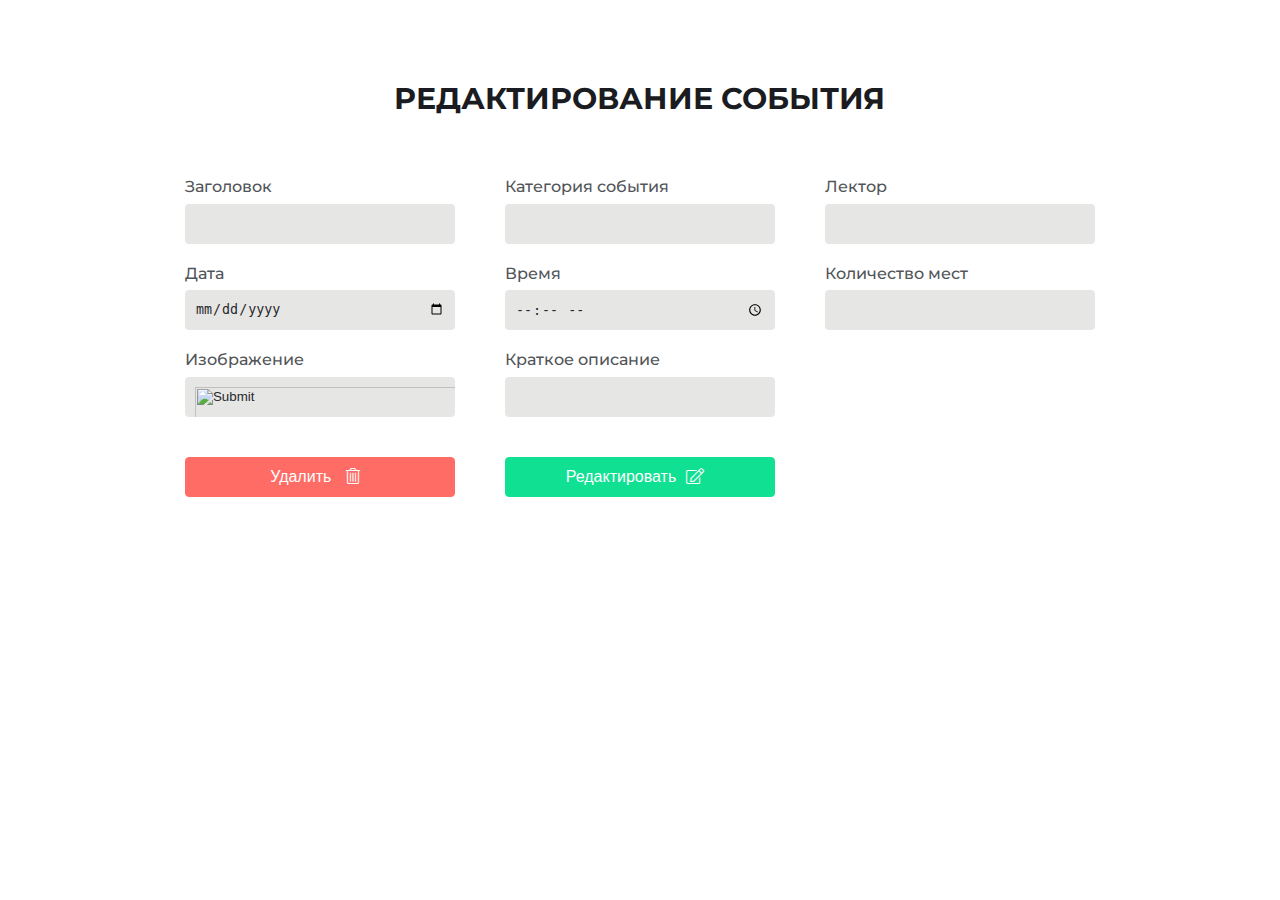
<file: pages/lection-edit.html>
<!DOCTYPE html>
<html lang="en">
  <head>
    <meta charset="UTF-8" />
    <meta name="viewport" content="width=device-width,initial-scale=1" />
    <title>Книги, Кофе и Другие Измерения</title>
    <!-- FONT-AWESOME -->
    <link rel="stylesheet" href="../style/css/icons.css" />
    <!-- CSS -->
    <link rel="stylesheet" href="../style/css/main.min.css" />
  </head>
  <body>
    <!-- CONTENT -->
    <main class="margined navbar">
      <section class="section--admin-lectorium-management">
        <div class="container">
          <div class="topbar-admin-management">
            <h2 class="section-title-admin">Редактирование события</h2>
            
          </div>
          <form class="lection-management-form" action="" method="post">
            <div class="grid-container">
              <div class="input-block">
                <label for="">Заголовок</label>
                <input type="text">
              </div>
              <div class="input-block">
                <label for="">Категория события</label>
                <input type="text">
              </div>
              <div class="input-block">
                <label for="">Лектор</label>
                <input type="text">
              </div>
              <div class="input-block">
                <label for="">Дата</label>
                <input type="date">
              </div>
              <div class="input-block">
                <label for="">Время</label>
                <input type="time">
              </div>
              <div class="input-block">
                <label for="">Количество мест</label>
                <input type="text">
              </div>
              <div class="input-block">
                <label for="">Изображение</label>
                <input type="image">
              </div>
              <div class="input-block">
                <label for="">Краткое описание</label>
                <input type="text">
              </div>
            </div>
            <div class="edit-buttons">
              <button class="btn-x2 btn-red-fill">
                Удалить <i class="fal fa-trash-alt"></i>
              </button>
              <button class="btn-x2 btn-green-fill" type="submit">Редактировать<i class="fal fa-edit"></i></button>
            </div>
          </form>
        </div>
      </section>
    </main>
  </body>
</html>
</file>
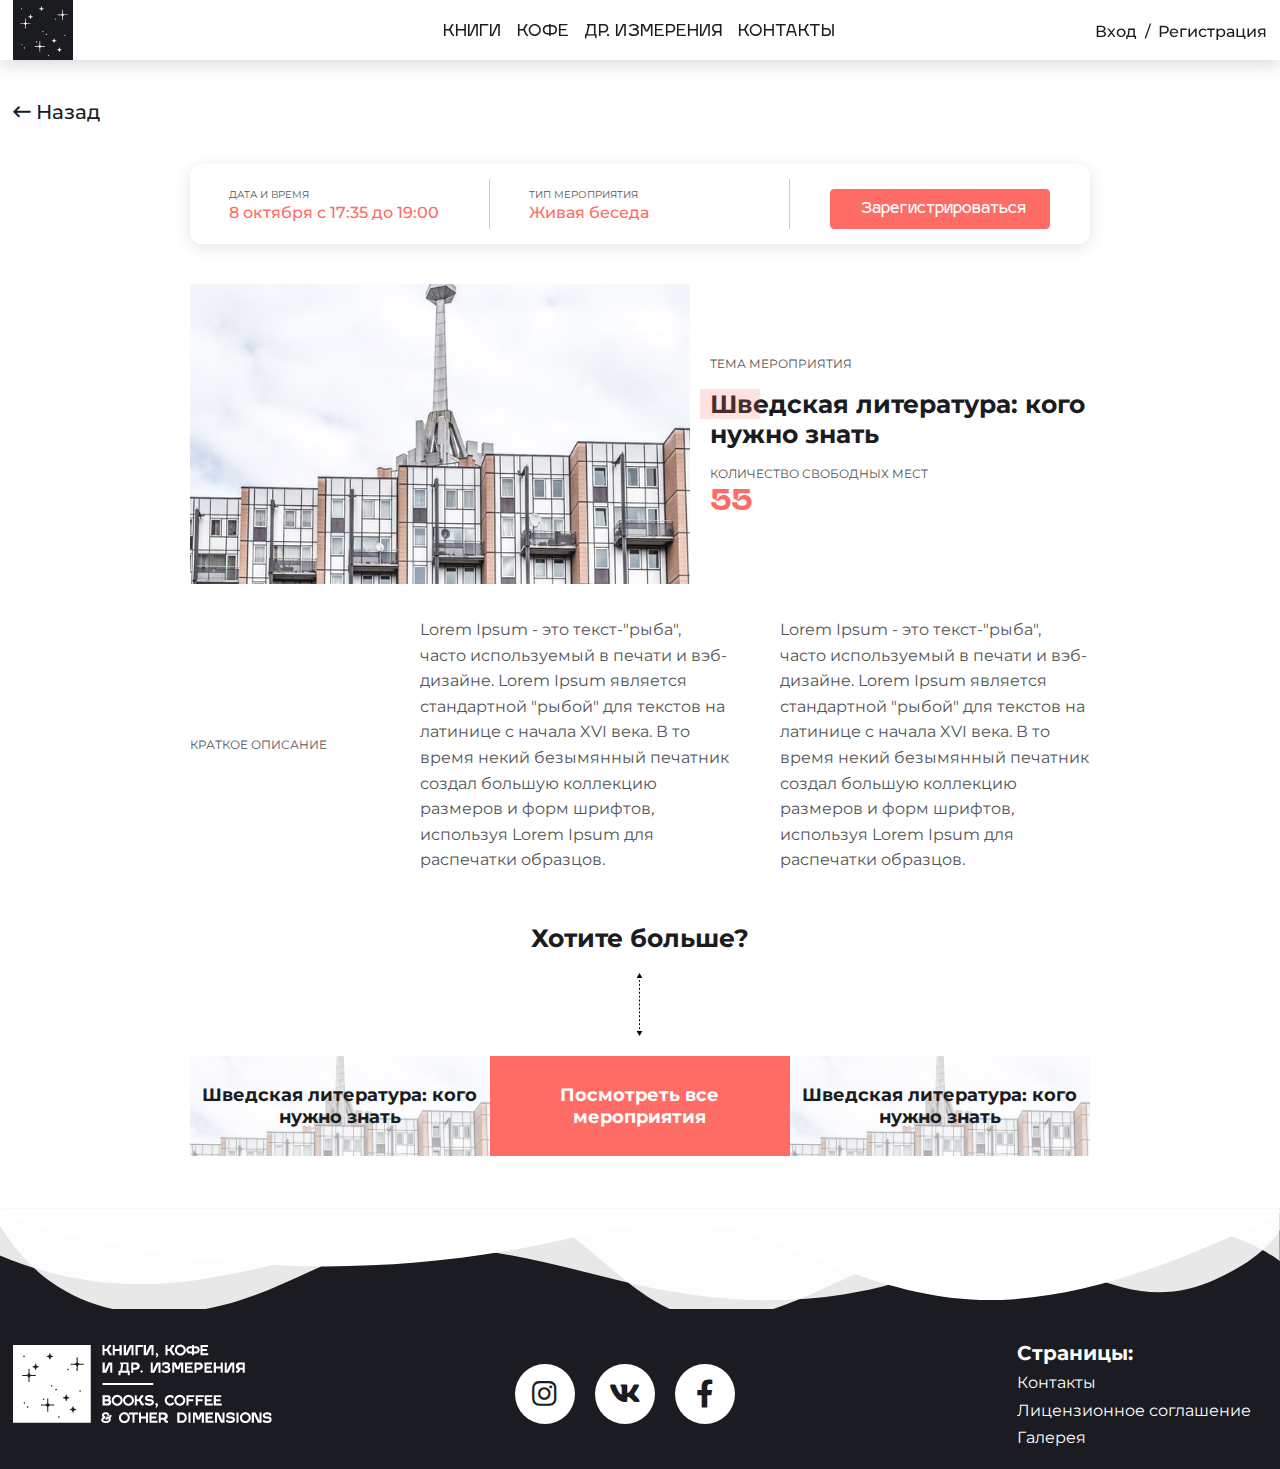
<file: pages/lection-single.html>
<!DOCTYPE html>
<html lang="en">
  <head>
    <meta charset="UTF-8" />
    <meta name="viewport" content="width=device-width, initial-scale=1.0" />
    <title>Кофейня</title>
    <!-- FONT-AWESOME -->
    <link rel="stylesheet" href="../style/css/icons.css" />
    <!-- CSS -->
    <link rel="stylesheet" href="../style/css/main.min.css" />
  </head>
  <body>
    <!-- NAVBAR FIXED  -->
    <nav class="nav-fixed-top">
      <div class="container">
        <div class="open-sidebar-button">
          <i class="fal fa-bars"></i>
        </div>
        <div class="nav-logo">
          <img src="../images/svg/logo-square--black.svg" alt="" />
        </div>
        <div class="nav-links">
          <a class="link-hover-red" href="">Книги</a>
          <a class="link-hover-red" href="">Кофе</a>
          <a class="link-hover-red" href=""
            >Др. И<span class="fix-font">з</span>мерения</a
          >
          <a class="link-hover-red" href="">Контакты</a>
        </div>
        <div class="nav-auth-buttons">
          <a class="link-hover-red" href="./login.html">Вход</a>
          <p>/</p>
          <a class="link-hover-red" href="./register.html">Регистрация</a>
        </div>
      </div>
    </nav>

    <!-- TOPBAR -->
    <aside class="sidebar">
      <button class="close-sidebar-button">
        <i class="fal fa-times"></i>
      </button>
      <div class="content">
        <div class="logo">
          <img src="/images/svg/logo-portal--white.svg" alt="" />
        </div>
        <div class="sidebar-links">
          <a href="./pages/books.html">Книги</a>
          <a href="./pages/coffee.html">Кофе</a>
          <a href="./pages/lectorium.html"
            >Др И<span class="fix-font">з</span>мерения</a
          >
          <a href="./pages/contacts.html">Контакты</a>
          <a href="./pages/login.html">Войти / Регистрация</a>
        </div>
        <div class="social-links">
          <a href="#" target="_blank" class="link">
            <i class="fab fa-instagram"></i>
          </a>
          <a href="#" target="_blank" class="link">
            <i class="fab fa-vk"></i>
          </a>
          <a href="#" target="_blank" class="link">
            <i class="fab fa-facebook-f"></i>
          </a>
        </div>
      </div>
    </aside>

    <!-- CONTENT -->
    <main class="margined-navbar">
      <!-- SECTION LECTORIUM SINGLE EVENT -->
      <section class="section--lectorium-signle-event">
        <div class="container">
          <div class="content-bar font-white">
            <div class="back-button">
              <a href="./lectorium.html"
                ><i class="far fa-long-arrow-left"></i> Назад</a
              >
            </div>
          </div>
          <div class="event-wrapper">
            <div class="event-card-top">
              <div class="column">
                <div class="wrapper">
                  <p>Дата и Время</p>
                  <h6 class="font-red">8 октября с 17:35 до 19:00</h6>
                </div>
              </div>
              <div class="column">
                <div class="wrapper">
                  <p>Тип мероприятия</p>
                  <h6 class="font-red">Живая беседа</h6>
                </div>
              </div>
              <div class="column">
                <div class="wrapper">
                  <a href="" class="btn btn-x1 btn-red-fill"
                    >Зарегистрироваться</a
                  >
                </div>
              </div>
            </div>
            <div class="event-content">
              <div class="event-info-container">
                <div class="event-image">
                  <img src="../images/card-event-bg.jpg" alt="" />
                </div>
                <div class="event-info">
                  <p class="event-subtitle">Тема мероприятия</p>
                  <h5 class="event-title">
                    Шведская литература: кого нужно знать
                  </h5>
                  <p class="event-subtitle">Количество свободных мест</p>
                  <h4 class="event-number">55</h4>
                </div>
              </div>
              <div class="event-description-container">
                <p class="event-subtitle">краткое описание</p>
                <div class="paragraph-wrapper">
                  <p class="event-paragraph">
                    Lorem Ipsum - это текст-"рыба", часто используемый в печати
                    и вэб-дизайне. Lorem Ipsum является стандартной "рыбой" для
                    текстов на латинице с начала XVI века. В то время некий
                    безымянный печатник создал большую коллекцию размеров и форм
                    шрифтов, используя Lorem Ipsum для распечатки образцов.
                  </p>
                  <p class="event-paragraph">
                    Lorem Ipsum - это текст-"рыба", часто используемый в печати
                    и вэб-дизайне. Lorem Ipsum является стандартной "рыбой" для
                    текстов на латинице с начала XVI века. В то время некий
                    безымянный печатник создал большую коллекцию размеров и форм
                    шрифтов, используя Lorem Ipsum для распечатки образцов.
                  </p>
                </div>
              </div>
              <div class="event-want-more">
                <h5>Хотите больше?</h5>
                <img
                  class="icon-arrow"
                  src="../images/icons/arrow-down-big-icon.svg"
                  alt=""
                />
                <div class="small-events-wrapper">
                  <a href="" class="column">
                    <img
                      src="../images/card-event-bg.jpg"
                      alt=""
                      class="bg-image"
                    />
                    <h6 class="font-black">
                      Шведская литература: кого нужно знать
                    </h6>
                  </a>
                  <a href="./lectorium.html" class="column">
                    <h6 class="font-white">Посмотреть все мероприятия</h6>
                  </a>
                  <a href="" class="column">
                    <img
                      src="../images/card-event-bg.jpg"
                      alt=""
                      class="bg-image"
                    />
                    <h6 class="font-black">
                      Шведская литература: кого нужно знать
                    </h6>
                  </a>
                </div>
              </div>
            </div>
          </div>
        </div>
      </section>
    </main>
    <!-- FOOTER -->
    <footer>
      <div class="shape-divider-bottom">
        <svg
          data-name="Layer 1"
          xmlns="http://www.w3.org/2000/svg"
          viewBox="0 0 1200 100"
          preserveAspectRatio="none"
        >
          <path
            d="M0,0V46.29c47.79,22.2,103.59,32.17,158,28,70.36-5.37,136.33-33.31,206.8-37.5C438.64,32.43,512.34,53.67,583,72.05c69.27,18,138.3,24.88,209.4,13.08,36.15-6,69.85-17.84,104.45-29.34C989.49,25,1113-14.29,1200,52.47V0Z"
            opacity=".9"
            class="shape-fill"
          ></path>
          <path
            d="M0,0V15.81C13,36.92,27.64,56.86,47.69,72.05,99.41,111.27,165,111,224.58,91.58c31.15-10.15,60.09-26.07,89.67-39.8,40.92-19,84.73-46,130.83-49.67,36.26-2.85,70.9,9.42,98.6,31.56,31.77,25.39,62.32,62,103.63,73,40.44,10.79,81.35-6.69,119.13-24.28s75.16-39,116.92-43.05c59.73-5.85,113.28,22.88,168.9,38.84,30.2,8.66,59,6.17,87.09-7.5,22.43-10.89,48-26.93,60.65-49.24V0Z"
            opacity=".9"
            class="shape-fill"
          ></path>
          <path
            d="M0,0V5.63C149.93,59,314.09,71.32,475.83,42.57c43-7.64,84.23-20.12,127.61-26.46,59-8.63,112.48,12.24,165.56,35.4C827.93,77.22,886,95.24,951.2,90c86.53-7,172.46-45.71,248.8-84.81V0Z"
            class="shape-fill"
          ></path>
        </svg>
      </div>
      <div class="container">
        <div class="footer-logo">
          <img src="../images/logo-footer.png" alt="" />
        </div>
        <div class="social-links">
          <a href="#" target="_blank" class="link">
            <i class="fab fa-instagram"></i>
          </a>
          <a href="#" target="_blank" class="link">
            <i class="fab fa-vk"></i>
          </a>
          <a href="#" target="_blank" class="link">
            <i class="fab fa-facebook-f"></i>
          </a>
        </div>
        <div class="footer-links">
          <h6 class="font-white">Страницы:</h6>
          <ul class="links-list">
            <a class="link-hover-red" href="#">Контакты</a>
            <a class="link-hover-red" href="#">Лицензионное соглашение</a>
            <a class="link-hover-red" href="#">Галерея</a>
          </ul>
        </div>
      </div>
    </footer>

    <!-- JS -->
    <script src="../js/index.js"></script>
  </body>
</html>
</file>
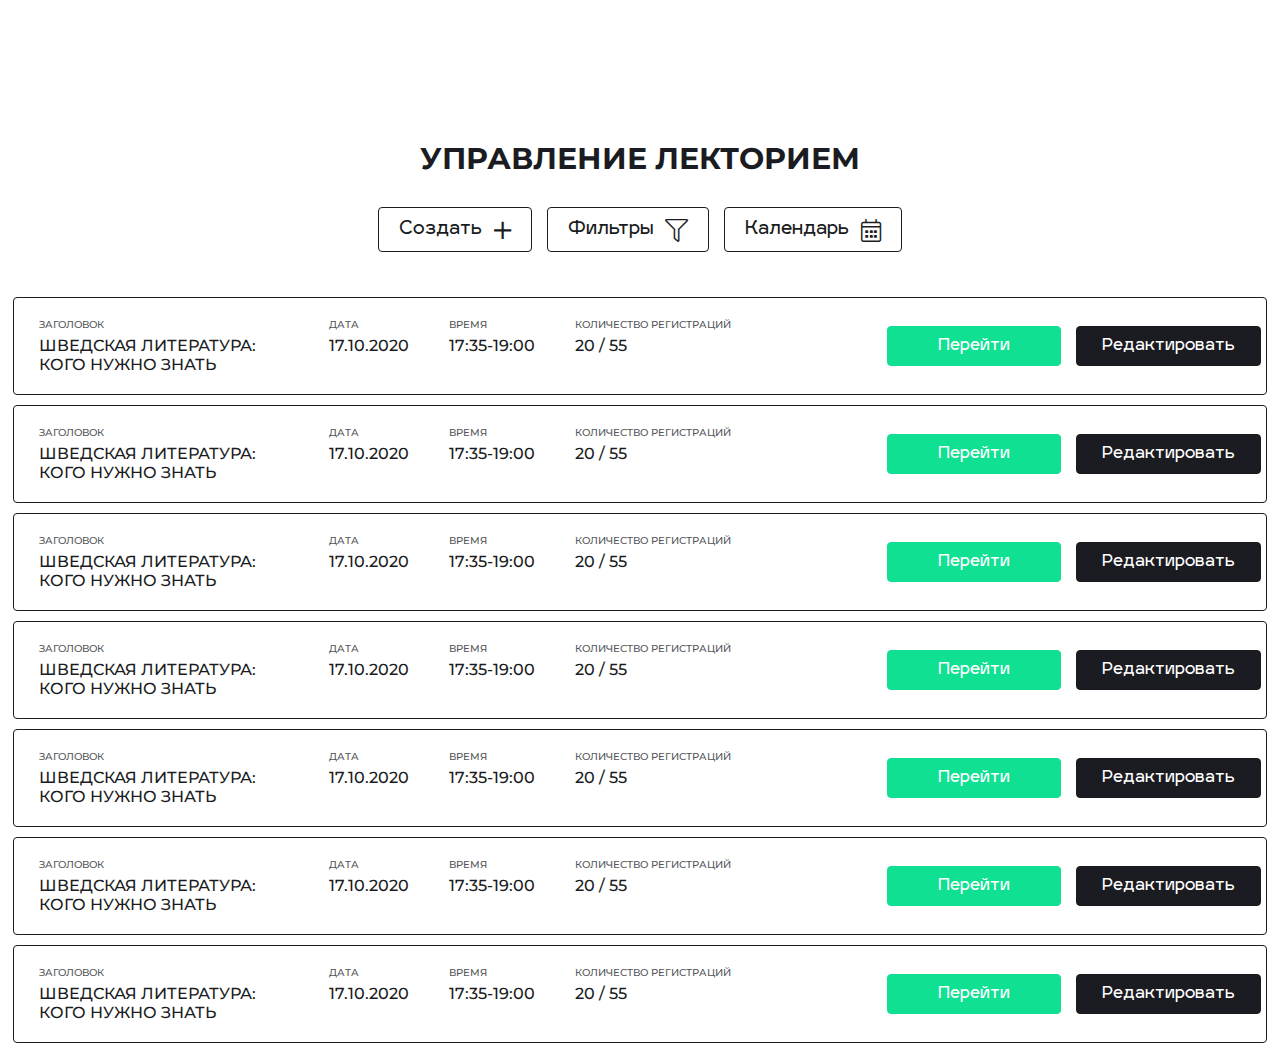
<file: pages/lectorium-management.html>
<!DOCTYPE html>
<html lang="en">
  <head>
    <meta charset="UTF-8" />
    <meta name="viewport" content="width=device-width,initial-scale=1" />
    <title>Книги, Кофе и Другие Измерения</title>
    <!-- FONT-AWESOME -->
    <link rel="stylesheet" href="../style/css/icons.css" />
    <!-- CSS -->
    <link rel="stylesheet" href="../style/css/main.min.css" />
  </head>
  <body>
    <!-- CONTENT -->
    <main class="margined-navbar">
      <section class="section--admin-lectorium-management">
        <div class="container">
          <div class="topbar-admin-management">
            <h2 class="section-title-admin">Управление Лекторием</h2>
            <div class="button-group">
              <button class="btn btn-x1 btn-icon btn-black">
                Создать <i class="fal fa-plus"></i>
              </button>
              <button class="btn btn-x1 btn-icon btn-black">
                Фильтры <i class="fal fa-filter"></i>
              </button>
              <button class="btn btn-x1 btn-icon btn-black">
                Календарь <i class="fal fa-calendar-alt"></i>
              </button>
            </div>
          </div>
          <div class="event-block">
            <div class="event-info">
              <div id="event-title" class="info-block">
                <div class="info-block-name">
                  <h6>Заголовок</h6>
                </div>
                <div class="info-block-content">
                 <h6>Шведская литература: кого нужно знать</h6> 
                </div>
              </div>
              <div id="event-date" class="info-block">
                <div class="info-block-name">
                  <h6>Дата</h6>
                </div>
                <div class="info-block-content">
                  <h6>17.10.2020</h6>
                </div>
              </div>
              <div id="event-time" class="info-block">
                <div class="info-block-name">
                  <h6>Время</h6>
                </div>
                <div class="info-block-content">
                  <h6>17:35-19:00</h6>
                </div>
              </div>
              <div id="event-applications" class="info-block">
                <div class="info-block-name">
                  <h6>Количество регистраций</h6>
                </div>
                <div class="info-block-content">
                  <h6>20 / 55</h6>
                </div>
              </div>
            </div>
            <div class="event-links">
              <a href="" class="btn-x2 btn btn-white btn-green-fill">Перейти</a>
              <a href="" class="btn-x2 btn btn-white btn-black-fill">Редактировать</a>
            </div>
          </div>
          <div class="event-block">
            <div class="event-info">
              <div id="event-title" class="info-block">
                <div class="info-block-name">
                  <h6>Заголовок</h6>
                </div>
                <div class="info-block-content">
                 <h6>Шведская литература: кого нужно знать</h6> 
                </div>
              </div>
              <div id="event-date" class="info-block">
                <div class="info-block-name">
                  <h6>Дата</h6>
                </div>
                <div class="info-block-content">
                  <h6>17.10.2020</h6>
                </div>
              </div>
              <div id="event-time" class="info-block">
                <div class="info-block-name">
                  <h6>Время</h6>
                </div>
                <div class="info-block-content">
                  <h6>17:35-19:00</h6>
                </div>
              </div>
              <div id="event-applications" class="info-block">
                <div class="info-block-name">
                  <h6>Количество регистраций</h6>
                </div>
                <div class="info-block-content">
                  <h6>20 / 55</h6>
                </div>
              </div>
            </div>
            <div class="event-links">
              <a href="" class="btn-x2 btn btn-white btn-green-fill">Перейти</a>
              <a href="" class="btn-x2 btn btn-white btn-black-fill">Редактировать</a>
            </div>
          </div>
          <div class="event-block">
            <div class="event-info">
              <div id="event-title" class="info-block">
                <div class="info-block-name">
                  <h6>Заголовок</h6>
                </div>
                <div class="info-block-content">
                 <h6>Шведская литература: кого нужно знать</h6> 
                </div>
              </div>
              <div id="event-date" class="info-block">
                <div class="info-block-name">
                  <h6>Дата</h6>
                </div>
                <div class="info-block-content">
                  <h6>17.10.2020</h6>
                </div>
              </div>
              <div id="event-time" class="info-block">
                <div class="info-block-name">
                  <h6>Время</h6>
                </div>
                <div class="info-block-content">
                  <h6>17:35-19:00</h6>
                </div>
              </div>
              <div id="event-applications" class="info-block">
                <div class="info-block-name">
                  <h6>Количество регистраций</h6>
                </div>
                <div class="info-block-content">
                  <h6>20 / 55</h6>
                </div>
              </div>
            </div>
            <div class="event-links">
              <a href="" class="btn-x2 btn btn-white btn-green-fill">Перейти</a>
              <a href="" class="btn-x2 btn btn-white btn-black-fill">Редактировать</a>
            </div>
          </div>
          <div class="event-block">
            <div class="event-info">
              <div id="event-title" class="info-block">
                <div class="info-block-name">
                  <h6>Заголовок</h6>
                </div>
                <div class="info-block-content">
                 <h6>Шведская литература: кого нужно знать</h6> 
                </div>
              </div>
              <div id="event-date" class="info-block">
                <div class="info-block-name">
                  <h6>Дата</h6>
                </div>
                <div class="info-block-content">
                  <h6>17.10.2020</h6>
                </div>
              </div>
              <div id="event-time" class="info-block">
                <div class="info-block-name">
                  <h6>Время</h6>
                </div>
                <div class="info-block-content">
                  <h6>17:35-19:00</h6>
                </div>
              </div>
              <div id="event-applications" class="info-block">
                <div class="info-block-name">
                  <h6>Количество регистраций</h6>
                </div>
                <div class="info-block-content">
                  <h6>20 / 55</h6>
                </div>
              </div>
            </div>
            <div class="event-links">
              <a href="" class="btn-x2 btn btn-white btn-green-fill">Перейти</a>
              <a href="" class="btn-x2 btn btn-white btn-black-fill">Редактировать</a>
            </div>
          </div>
          <div class="event-block">
            <div class="event-info">
              <div id="event-title" class="info-block">
                <div class="info-block-name">
                  <h6>Заголовок</h6>
                </div>
                <div class="info-block-content">
                 <h6>Шведская литература: кого нужно знать</h6> 
                </div>
              </div>
              <div id="event-date" class="info-block">
                <div class="info-block-name">
                  <h6>Дата</h6>
                </div>
                <div class="info-block-content">
                  <h6>17.10.2020</h6>
                </div>
              </div>
              <div id="event-time" class="info-block">
                <div class="info-block-name">
                  <h6>Время</h6>
                </div>
                <div class="info-block-content">
                  <h6>17:35-19:00</h6>
                </div>
              </div>
              <div id="event-applications" class="info-block">
                <div class="info-block-name">
                  <h6>Количество регистраций</h6>
                </div>
                <div class="info-block-content">
                  <h6>20 / 55</h6>
                </div>
              </div>
            </div>
            <div class="event-links">
              <a href="" class="btn-x2 btn btn-white btn-green-fill">Перейти</a>
              <a href="" class="btn-x2 btn btn-white btn-black-fill">Редактировать</a>
            </div>
          </div>
          <div class="event-block">
            <div class="event-info">
              <div id="event-title" class="info-block">
                <div class="info-block-name">
                  <h6>Заголовок</h6>
                </div>
                <div class="info-block-content">
                 <h6>Шведская литература: кого нужно знать</h6> 
                </div>
              </div>
              <div id="event-date" class="info-block">
                <div class="info-block-name">
                  <h6>Дата</h6>
                </div>
                <div class="info-block-content">
                  <h6>17.10.2020</h6>
                </div>
              </div>
              <div id="event-time" class="info-block">
                <div class="info-block-name">
                  <h6>Время</h6>
                </div>
                <div class="info-block-content">
                  <h6>17:35-19:00</h6>
                </div>
              </div>
              <div id="event-applications" class="info-block">
                <div class="info-block-name">
                  <h6>Количество регистраций</h6>
                </div>
                <div class="info-block-content">
                  <h6>20 / 55</h6>
                </div>
              </div>
            </div>
            <div class="event-links">
              <a href="" class="btn-x2 btn btn-white btn-green-fill">Перейти</a>
              <a href="" class="btn-x2 btn btn-white btn-black-fill">Редактировать</a>
            </div>
          </div>
          <div class="event-block">
            <div class="event-info">
              <div id="event-title" class="info-block">
                <div class="info-block-name">
                  <h6>Заголовок</h6>
                </div>
                <div class="info-block-content">
                 <h6>Шведская литература: кого нужно знать</h6> 
                </div>
              </div>
              <div id="event-date" class="info-block">
                <div class="info-block-name">
                  <h6>Дата</h6>
                </div>
                <div class="info-block-content">
                  <h6>17.10.2020</h6>
                </div>
              </div>
              <div id="event-time" class="info-block">
                <div class="info-block-name">
                  <h6>Время</h6>
                </div>
                <div class="info-block-content">
                  <h6>17:35-19:00</h6>
                </div>
              </div>
              <div id="event-applications" class="info-block">
                <div class="info-block-name">
                  <h6>Количество регистраций</h6>
                </div>
                <div class="info-block-content">
                  <h6>20 / 55</h6>
                </div>
              </div>
            </div>
            <div class="event-links">
              <a href="" class="btn-x2 btn btn-white btn-green-fill">Перейти</a>
              <a href="" class="btn-x2 btn btn-white btn-black-fill">Редактировать</a>
            </div>
          </div>
        </div>
      </section>  
    </main>
  </body>
</html>
</file>
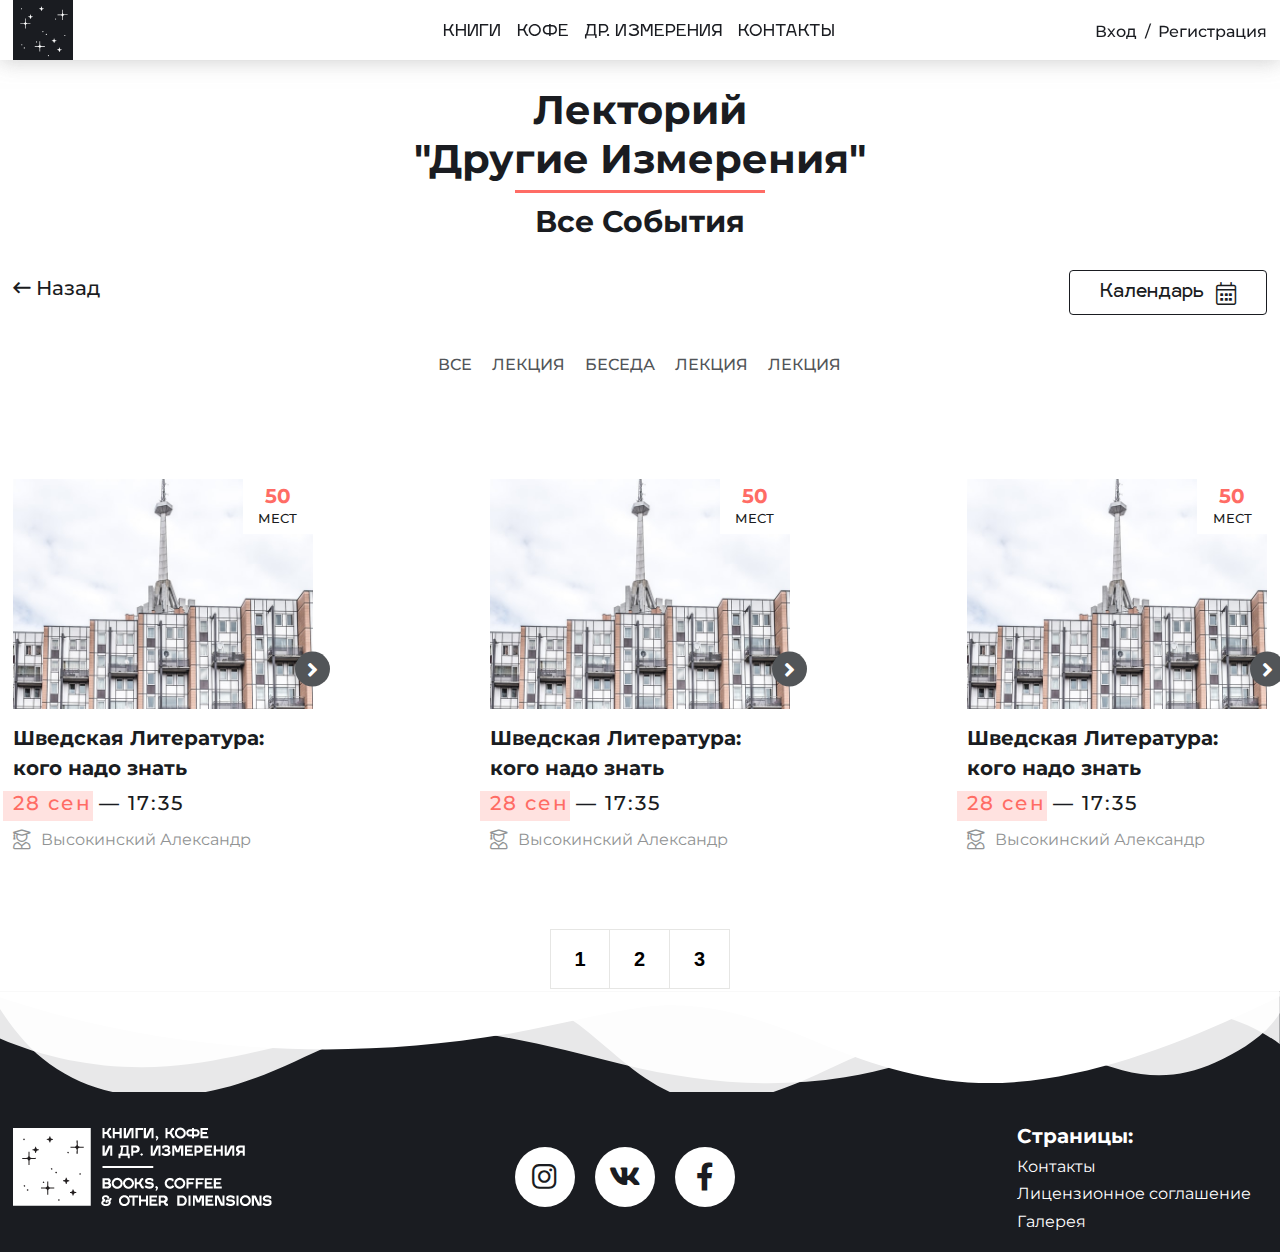
<file: pages/lectorium.html>
<!DOCTYPE html>
<html lang="en">
  <head>
    <meta charset="UTF-8" />
    <meta name="viewport" content="width=device-width, initial-scale=1.0" />
    <title>Лекторий Другие Измерения</title>
    <!-- FONT-AWESOME -->
    <link rel="stylesheet" href="../style/css/icons.css" />
    <!-- CSS -->
    <link rel="stylesheet" href="../style/css/main.min.css" />
  </head>
  <body>
    <!-- NAVBAR FIXED  -->
    <nav class="nav-fixed-top">
      <div class="container">
        <div class="open-sidebar-button">
          <i class="fal fa-bars"></i>
        </div>
        <div class="nav-logo">
          <img src="../images/svg/logo-square--black.svg" alt="" />
        </div>
        <div class="nav-links">
          <a class="link-hover-red" href="">Книги</a>
          <a class="link-hover-red" href="">Кофе</a>
          <a class="link-hover-red" href=""
            >Др. И<span class="fix-font">з</span>мерения</a
          >
          <a class="link-hover-red" href="">Контакты</a>
        </div>
        <div class="nav-auth-buttons">
          <a class="link-hover-red" href="./login.html">Вход</a>
          <p>/</p>
          <a class="link-hover-red" href="./register.html">Регистрация</a>
        </div>
      </div>
    </nav>

    <!-- TOPBAR -->
    <aside class="sidebar">
      <button class="close-sidebar-button">
        <i class="fal fa-times"></i>
      </button>
      <div class="content">
        <div class="logo">
          <img src="/images/svg/logo-portal--white.svg" alt="" />
        </div>
        <div class="sidebar-links">
          <a href="./pages/books.html">Книги</a>
          <a href="./pages/coffee.html">Кофе</a>
          <a href="./pages/lectorium.html"
            >Др И<span class="fix-font">з</span>мерения</a
          >
          <a href="./pages/contacts.html">Контакты</a>
          <a href="./pages/login.html">Войти / Регистрация</a>
        </div>
        <div class="social-links">
          <a href="#" target="_blank" class="link">
            <i class="fab fa-instagram"></i>
          </a>
          <a href="#" target="_blank" class="link">
            <i class="fab fa-vk"></i>
          </a>
          <a href="#" target="_blank" class="link">
            <i class="fab fa-facebook-f"></i>
          </a>
        </div>
      </div>
    </aside>

    <!-- CONTENT -->
    <main class="margined-navbar">
      <!-- SECTION LECTORIUM ALL EVENTS -->
      <section class="section--lectorium-all-events">
        <div class="container">
          <h2 class="section-title">
            Лекторий <br />
            "Другие Измерения"
          </h2>
          <h4>Все События</h4>
          <div class="content-bar font-white">
            <div class="back-button">
              <a href="../index.html"
                ><i class="far fa-long-arrow-left"></i> Назад</a
              >
            </div>
            <div class="button-group">
              <button class="btn btn-x1 btn-icon btn-black">
                Календарь <i class="fal fa-calendar-alt"></i>
              </button>
            </div>
          </div>
          <div class="lection-filters">
            <div class="filter">
              <span>Все</span>
            </div>
            <div class="filter">
              <span>лекция</span>
            </div>
            <div class="filter">
              <span>беседа</span>
            </div>
            <div class="filter">
              <span>лекция</span>
            </div>
            <div class="filter">
              <span>лекция</span>
            </div>
          </div>
          <div class="cards-wrapper">
            <a href="./lection-single.html" class="card-lection">
              <div class="card-image">
                <img src="../images/card-event-bg.jpg" alt="" />
                <div class="card-places">
                  <h6>50</h6>
                  <p>Мест</p>
                </div>
              </div>
              <div class="card-content">
                <h6 class="card-title font-white">
                  Шведская Литература: кого надо знать
                </h6>
                <div class="card-date font-white">
                  <h6>
                    <span class="font-red">28 сен</span>
                    — 17:35
                  </h6>
                </div>
                <div class="card-description">
                  <i class="fal fa-user-graduate"></i>
                  <p>Высокинский Александр</p>
                </div>
              </div>
              <div class="card-next-btn-round">
                <i class="fas fa-angle-right"></i>
              </div>
            </a>
            <a href="./lection-single.html" class="card-lection">
              <div class="card-image">
                <img src="../images/card-event-bg.jpg" alt="" />
                <div class="card-places">
                  <h6>50</h6>
                  <p>Мест</p>
                </div>
              </div>
              <div class="card-content">
                <h6 class="card-title font-white">
                  Шведская Литература: кого надо знать
                </h6>
                <div class="card-date font-white">
                  <h6>
                    <span class="font-red">28 сен</span>
                    — 17:35
                  </h6>
                </div>
                <div class="card-description">
                  <i class="fal fa-user-graduate"></i>
                  <p>Высокинский Александр</p>
                </div>
              </div>
              <div class="card-next-btn-round">
                <i class="fas fa-angle-right"></i>
              </div>
            </a>
            <a href="./lection-single.html" class="card-lection">
              <div class="card-image">
                <img src="../images/card-event-bg.jpg" alt="" />
                <div class="card-places">
                  <h6>50</h6>
                  <p>Мест</p>
                </div>
              </div>
              <div class="card-content">
                <h6 class="card-title font-white">
                  Шведская Литература: кого надо знать
                </h6>
                <div class="card-date font-white">
                  <h6>
                    <span class="font-red">28 сен</span>
                    — 17:35
                  </h6>
                </div>
                <div class="card-description">
                  <i class="fal fa-user-graduate"></i>
                  <p>Высокинский Александр</p>
                </div>
              </div>
              <div class="card-next-btn-round">
                <i class="fas fa-angle-right"></i>
              </div>
            </a>
          </div>
          <div class="pagination">
            <button class="btn-pagination">1</button>
            <button class="btn-pagination">2</button>
            <button class="btn-pagination">3</button>
          </div>
        </div>
      </section>
    </main>
    <!-- FOOTER -->
    <footer>
      <div class="shape-divider-bottom">
        <svg
          data-name="Layer 1"
          xmlns="http://www.w3.org/2000/svg"
          viewBox="0 0 1200 100"
          preserveAspectRatio="none"
        >
          <path
            d="M0,0V46.29c47.79,22.2,103.59,32.17,158,28,70.36-5.37,136.33-33.31,206.8-37.5C438.64,32.43,512.34,53.67,583,72.05c69.27,18,138.3,24.88,209.4,13.08,36.15-6,69.85-17.84,104.45-29.34C989.49,25,1113-14.29,1200,52.47V0Z"
            opacity=".9"
            class="shape-fill"
          ></path>
          <path
            d="M0,0V15.81C13,36.92,27.64,56.86,47.69,72.05,99.41,111.27,165,111,224.58,91.58c31.15-10.15,60.09-26.07,89.67-39.8,40.92-19,84.73-46,130.83-49.67,36.26-2.85,70.9,9.42,98.6,31.56,31.77,25.39,62.32,62,103.63,73,40.44,10.79,81.35-6.69,119.13-24.28s75.16-39,116.92-43.05c59.73-5.85,113.28,22.88,168.9,38.84,30.2,8.66,59,6.17,87.09-7.5,22.43-10.89,48-26.93,60.65-49.24V0Z"
            opacity=".9"
            class="shape-fill"
          ></path>
          <path
            d="M0,0V5.63C149.93,59,314.09,71.32,475.83,42.57c43-7.64,84.23-20.12,127.61-26.46,59-8.63,112.48,12.24,165.56,35.4C827.93,77.22,886,95.24,951.2,90c86.53-7,172.46-45.71,248.8-84.81V0Z"
            class="shape-fill"
          ></path>
        </svg>
      </div>
      <div class="container">
        <div class="footer-logo">
          <img src="../images/logo-footer.png" alt="" />
        </div>
        <div class="social-links">
          <a href="#" target="_blank" class="link">
            <i class="fab fa-instagram"></i>
          </a>
          <a href="#" target="_blank" class="link">
            <i class="fab fa-vk"></i>
          </a>
          <a href="#" target="_blank" class="link">
            <i class="fab fa-facebook-f"></i>
          </a>
        </div>
        <div class="footer-links">
          <h6 class="font-white">Страницы:</h6>
          <ul class="links-list">
            <a class="link-hover-red" href="#">Контакты</a>
            <a class="link-hover-red" href="#">Лицензионное соглашение</a>
            <a class="link-hover-red" href="#">Галерея</a>
          </ul>
        </div>
      </div>
    </footer>

    <!-- JS -->
    <script src="../js/index.js"></script>
  </body>
</html>
</file>
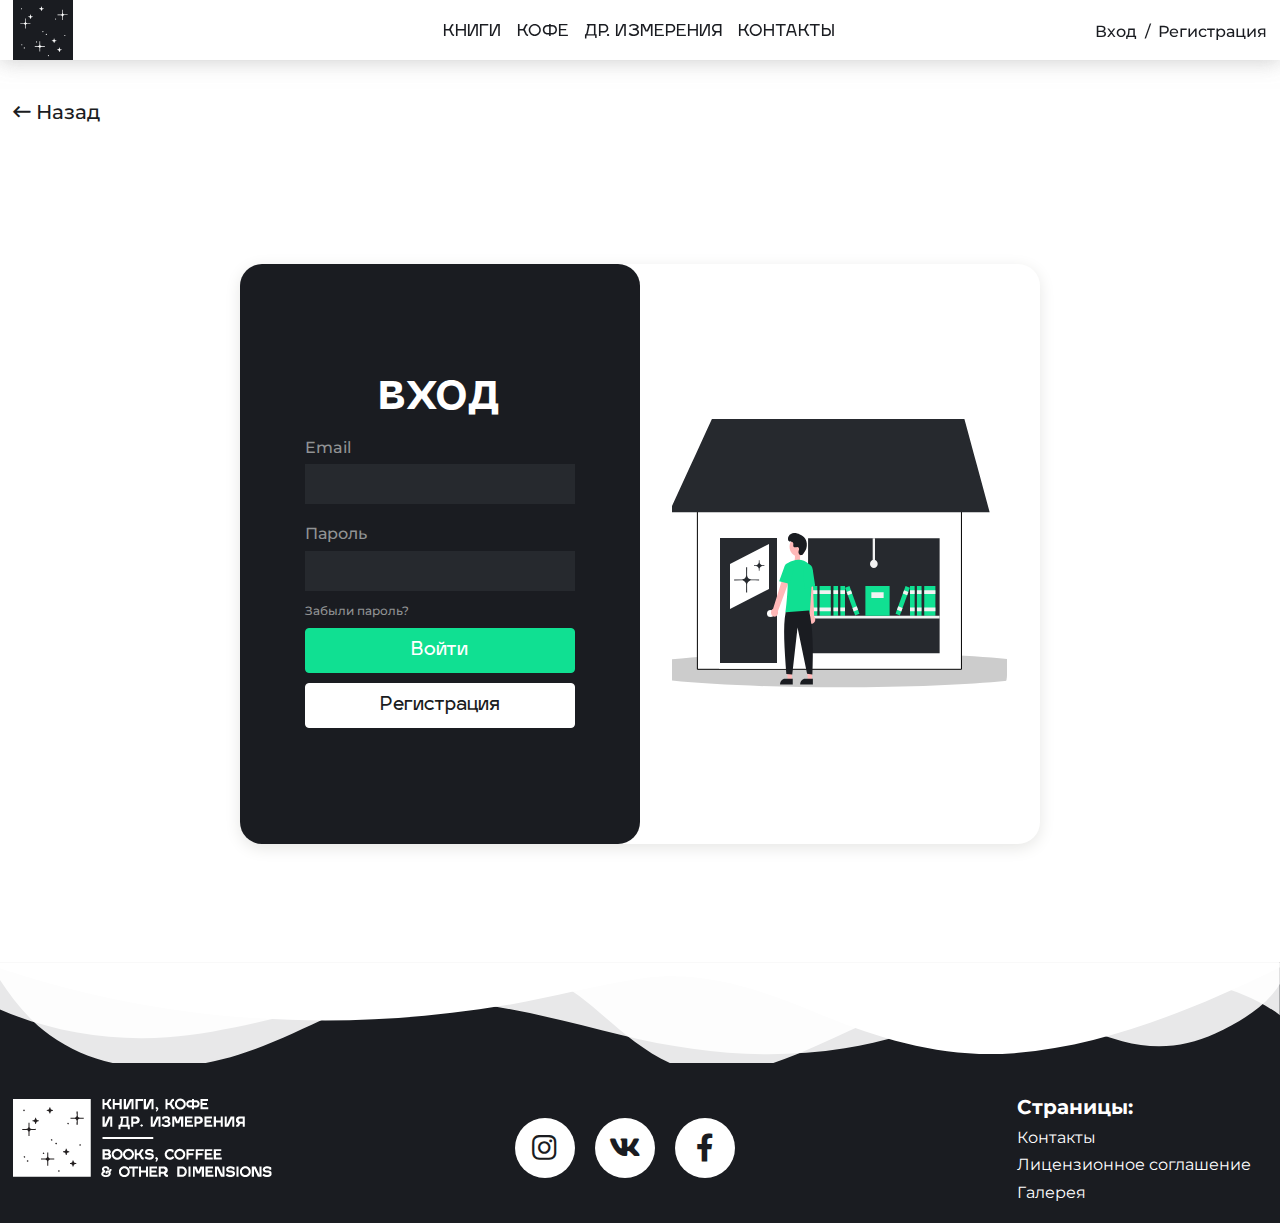
<file: pages/login.html>
<!DOCTYPE html>
<html lang="en">
  <head>
    <meta charset="UTF-8" />
    <meta name="viewport" content="width=device-width,initial-scale=1" />
    <title>Книги, Кофе и Другие Измерения</title>
    <!-- FONT-AWESOME -->
    <link rel="stylesheet" href="../style/css/icons.css" />
    <!-- CSS -->
    <link rel="stylesheet" href="../style/css/main.min.css" />
  </head>
  <body>
    <!-- NAVBAR FIXED  -->
    <nav class="nav-fixed-top nav-main-page">
      <div class="container">
        <button class="open-sidebar-button">
          <i class="fal fa-bars"></i>
        </button>
        <div class="nav-logo">
          <img src="../images/svg/logo-square--black.svg" alt="" />
        </div>
        <div class="nav-links">
          <a class="link-hover-red" href="">Книги</a>
          <a class="link-hover-red" href="">Кофе</a>
          <a class="link-hover-red" href=""
            >Др. И<span class="fix-font">з</span>мерения</a
          >
          <a class="link-hover-red" href="">Контакты</a>
        </div>
        <div class="nav-auth-buttons">
          <a class="link-hover-red" href="./login.html">Вход</a>
          <p>/</p>
          <a class="link-hover-red" href="./register.html">Регистрация</a>
        </div>
      </div>
    </nav>

    <!-- TOPBAR -->
    <aside class="sidebar">
      <button class="close-sidebar-button">
        <i class="fal fa-times"></i>
      </button>
      <div class="content">
        <div class="logo">
          <img src="/images/svg/logo-portal--white.svg" alt="" />
        </div>
        <div class="sidebar-links">
          <a href="./books.html">Книги</a>
          <a href="./coffee.html">Кофе</a>
          <a href="./lectorium.html"
            >Др И<span class="fix-font">з</span>мерения</a
          >
          <a href="./contacts.html">Контакты</a>
          <a href="./login.html">Войти / Регистрация</a>
        </div>
        <div class="social-links">
          <a href="#" target="_blank" class="link">
            <i class="fab fa-instagram"></i>
          </a>
          <a href="#" target="_blank" class="link">
            <i class="fab fa-vk"></i>
          </a>
          <a href="#" target="_blank" class="link">
            <i class="fab fa-facebook-f"></i>
          </a>
        </div>
      </div>
    </aside>

    <!-- CONTENT -->
    <main class="margined-navbar">
      <!-- SECTION AUTH LOGIN -->
      <section class="section--auth-login">
        <div class="container">
          <div class="content-bar font-black">
            <div class="back-button">
              <a href="../index.html"
                ><i class="far fa-long-arrow-left"></i> Назад</a
              >
            </div>
          </div>
          <div class="auth-container">
            <div class="column">
              <form action="" class="auth-form">
                <h2 class="font-white">Вход</h2>
                <div class="input-group">
                  <label for="">Email</label>
                  <input type="text" />
                </div>
                <div class="input-group">
                  <label for="">Пароль</label>
                  <input type="password" />
                </div>
                <small class="forgot-password"
                  ><a href="#">Забыли пароль?</a>
                </small>
                <button class="btn btn-x1 btn-green-fill" type="submit">
                  Войти
                </button>
                <a
                  href="./register.html"
                  class="btn btn-x1 btn-white-fill"
                  type="submit"
                >
                  Регистрация
                </a>
              </form>
            </div>
            <div class="column">
              <img src="../images/svg/auth-login-image.svg" alt="" />
            </div>
          </div>
        </div>
      </section>
    </main>
    <footer>
      <div class="shape-divider-bottom">
        <svg
          data-name="Layer 1"
          xmlns="http://www.w3.org/2000/svg"
          viewBox="0 0 1200 100"
          preserveAspectRatio="none"
        >
          <path
            d="M0,0V46.29c47.79,22.2,103.59,32.17,158,28,70.36-5.37,136.33-33.31,206.8-37.5C438.64,32.43,512.34,53.67,583,72.05c69.27,18,138.3,24.88,209.4,13.08,36.15-6,69.85-17.84,104.45-29.34C989.49,25,1113-14.29,1200,52.47V0Z"
            opacity=".9"
            class="shape-fill"
          ></path>
          <path
            d="M0,0V15.81C13,36.92,27.64,56.86,47.69,72.05,99.41,111.27,165,111,224.58,91.58c31.15-10.15,60.09-26.07,89.67-39.8,40.92-19,84.73-46,130.83-49.67,36.26-2.85,70.9,9.42,98.6,31.56,31.77,25.39,62.32,62,103.63,73,40.44,10.79,81.35-6.69,119.13-24.28s75.16-39,116.92-43.05c59.73-5.85,113.28,22.88,168.9,38.84,30.2,8.66,59,6.17,87.09-7.5,22.43-10.89,48-26.93,60.65-49.24V0Z"
            opacity=".9"
            class="shape-fill"
          ></path>
          <path
            d="M0,0V5.63C149.93,59,314.09,71.32,475.83,42.57c43-7.64,84.23-20.12,127.61-26.46,59-8.63,112.48,12.24,165.56,35.4C827.93,77.22,886,95.24,951.2,90c86.53-7,172.46-45.71,248.8-84.81V0Z"
            class="shape-fill"
          ></path>
        </svg>
      </div>
      <div class="container">
        <div class="footer-logo">
          <img src="../images/logo-footer.png" alt="" />
        </div>
        <div class="social-links">
          <a href="#" target="_blank" class="link">
            <i class="fab fa-instagram"></i>
          </a>
          <a href="#" target="_blank" class="link">
            <i class="fab fa-vk"></i>
          </a>
          <a href="#" target="_blank" class="link">
            <i class="fab fa-facebook-f"></i>
          </a>
        </div>
        <div class="footer-links">
          <h6 class="font-white">Страницы:</h6>
          <ul class="links-list">
            <a class="link-hover-red" href="#">Контакты</a>
            <a class="link-hover-red" href="#">Лицензионное соглашение</a>
            <a class="link-hover-red" href="#">Галерея</a>
          </ul>
        </div>
      </div>
    </footer>
  </body>
</html>
</file>
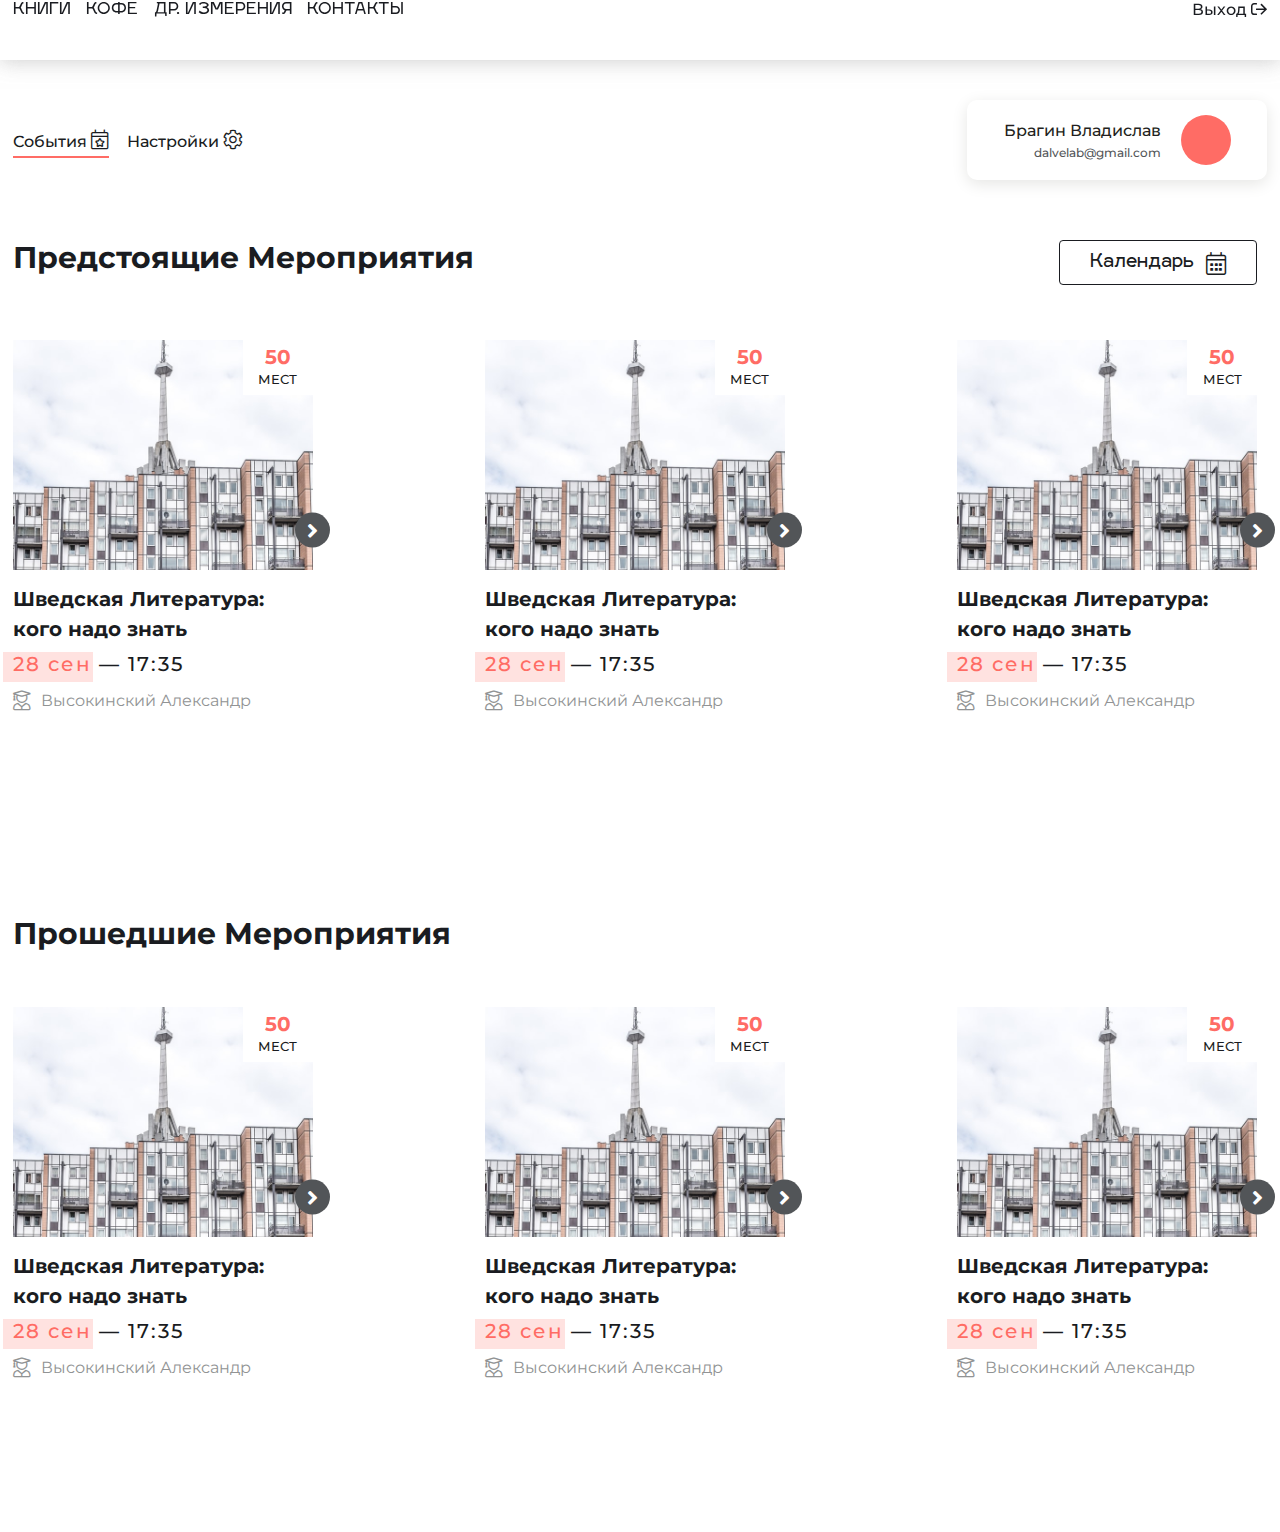
<file: pages/profile-events.html>
<!DOCTYPE html>
<html lang="en">
<head>
  <meta charset="UTF-8">
  <meta name="viewport" content="width=device-width, initial-scale=1.0">
  <title>Книги, Кофе и Другие Измерения</title>
    <!-- FONT-AWESOME -->
    <link rel="stylesheet" href="../style/css/icons.css" />
    <!-- CSS -->
    <link rel="stylesheet" href="../style/css/main.min.css" />
</head>
<body>
  <!-- NAVBAR FIXED  -->
  <nav class="nav-fixed-top nav-user-profile">
    <div class="container">
      <button class="open-sidebar-button">
        <i class="fal fa-bars"></i>
      </button>
      <div class="nav-links">
        <a class="link-hover-red" href="">Книги</a>
        <a class="link-hover-red" href="">Кофе</a>
        <a class="link-hover-red" href=""
          >Др. И<span class="fix-font">з</span>мерения</a
        >
        <a class="link-hover-red" href="">Контакты</a>
      </div>
      <div class="nav-auth-buttons">
        <a class="link-hover-red" href="./login.html"
        >Выход <i class="far fa-sign-out"></i></a>
      </div>
    </div>
  </nav>

  <!-- TOPBAR -->
  
  <aside class="sidebar">
    <button class="close-sidebar-button">
      <i class="fal fa-times"></i>
    </button>
    <div class="content">
      <div class="logo">
        <img src="/images/svg/logo-portal--white.svg" alt="" />
      </div>
      <div class="sidebar-links">
        <a href="./pages/books.html">Книги</a>
        <a href="./pages/coffee.html">Кофе</a>
        <a href="./pages/lectorium.html"
          >Др И<span class="fix-font">з</span>мерения</a
        >
        <a href="./pages/contacts.html">Контакты</a>
        <a href="./pages/login.html">Войти / Регистрация</a>
      </div>
      <div class="social-links">
        <a href="#" target="_blank" class="link">
          <i class="fab fa-instagram"></i>
        </a>
        <a href="#" target="_blank" class="link">
          <i class="fab fa-vk"></i>
        </a>
        <a href="#" target="_blank" class="link">
          <i class="fab fa-facebook-f"></i>
        </a>
      </div>
    </div>
  </aside>
  
  <main class="margined-navbar">
    <div class="topbar-user-profile">
      <div class="container">
        <div class="topbar-links">
          <a href="" class="link-hover-red top-bar-active-link"
            >События <i class="fal fa-calendar-star"></i></a
          >
          <a href="" class="link-hover-red"
            >Настройки <i class="fal fa-cog"></i></a
          >
        </div>
        <div class="user-parameters">
          <div class="text">
            <p class="user-name">Брагин Владислав</p>
            <p class="user-email">dalvelab@gmail.com</p>
          </div>
          <div class="avatar"></div>
        </div>
      </div>
    </div>
    <section id="lectorium" class="section--welcome-lectorium">
      <div class="container">
        <div class="grid-container">
          <div class="content-bar font-black">
            <h4>Предстоящие Мероприятия</h4>
            <div class="button-group">
              <button class="btn btn-x1 btn-icon btn-black">
                Календарь <i class="fal fa-calendar-alt"></i>
              </button>
            </div>
          </div>
          <div class="cards-wrapper">
            <a href="./pages/lection-single.html" class="card-lection">
              <div class="card-image">
                <img src="../images/card-event-bg.jpg" alt="" />
                <div class="card-places">
                  <h6>50</h6>
                  <p>Мест</p>
                </div>
              </div>
              <div class="card-content">
                <h6 class="card-title font-black">
                  Шведская Литература: кого надо знать
                </h6>
                <div class="card-date font-black">
                  <h6>
                    <span class="font-red">28 сен</span>
                    — 17:35
                  </h6>
                </div>
                <div class="card-description">
                  <i class="fal fa-user-graduate"></i>
                  <p>Высокинский Александр</p>
                </div>
              </div>
              <div class="card-next-btn-round">
                <i class="fas fa-angle-right"></i>
              </div>
            </a>
            <a href="./pages/lection-single.html" class="card-lection">
              <div class="card-image">
                <img src="../images/card-event-bg.jpg" alt="" />
                <div class="card-places">
                  <h6>50</h6>
                  <p>Мест</p>
                </div>
              </div>
              <div class="card-content">
                <h6 class="card-title font-black">
                  Шведская Литература: кого надо знать
                </h6>
                <div class="card-date font-black">
                  <h6>
                    <span class="font-red">28 сен</span>
                    — 17:35
                  </h6>
                </div>
                <div class="card-description">
                  <i class="fal fa-user-graduate"></i>
                  <p>Высокинский Александр</p>
                </div>
              </div>
              <div class="card-next-btn-round">
                <i class="fas fa-angle-right"></i>
              </div>
            </a>
            <a href="./pages/lection-single.html" class="card-lection">
              <div class="card-image">
                <img src="../images/card-event-bg.jpg" alt="" />
                <div class="card-places">
                  <h6>50</h6>
                  <p>Мест</p>
                </div>
              </div>
              <div class="card-content">
                <h6 class="card-title font-black">
                  Шведская Литература: кого надо знать
                </h6>
                <div class="card-date font-black">
                  <h6>
                    <span class="font-red">28 сен</span>
                    — 17:35
                  </h6>
                </div>
                <div class="card-description">
                  <i class="fal fa-user-graduate"></i>
                  <p>Высокинский Александр</p>
                </div>
              </div>
              <div class="card-next-btn-round">
                <i class="fas fa-angle-right"></i>
              </div>
            </a>
          </div>
        </div>
        <div class="grid-container">
          <div class="content-bar font-black">
            <h4>Прошедшие Мероприятия</h4>
          </div>
          <div class="cards-wrapper">
            <a href="./pages/lection-single.html" class="card-lection">
              <div class="card-image">
                <img src="../images/card-event-bg.jpg" alt="" />
                <div class="card-places">
                  <h6>50</h6>
                  <p>Мест</p>
                </div>
              </div>
              <div class="card-content">
                <h6 class="card-title font-black">
                  Шведская Литература: кого надо знать
                </h6>
                <div class="card-date font-black">
                  <h6>
                    <span class="font-red">28 сен</span>
                    — 17:35
                  </h6>
                </div>
                <div class="card-description">
                  <i class="fal fa-user-graduate"></i>
                  <p>Высокинский Александр</p>
                </div>
              </div>
              <div class="card-next-btn-round">
                <i class="fas fa-angle-right"></i>
              </div>
            </a>
            <a href="./pages/lection-single.html" class="card-lection">
              <div class="card-image">
                <img src="../images/card-event-bg.jpg" alt="" />
                <div class="card-places">
                  <h6>50</h6>
                  <p>Мест</p>
                </div>
              </div>
              <div class="card-content">
                <h6 class="card-title font-black">
                  Шведская Литература: кого надо знать
                </h6>
                <div class="card-date font-black">
                  <h6>
                    <span class="font-red">28 сен</span>
                    — 17:35
                  </h6>
                </div>
                <div class="card-description">
                  <i class="fal fa-user-graduate"></i>
                  <p>Высокинский Александр</p>
                </div>
              </div>
              <div class="card-next-btn-round">
                <i class="fas fa-angle-right"></i>
              </div>
            </a>
            <a href="./pages/lection-single.html" class="card-lection">
              <div class="card-image">
                <img src="../images/card-event-bg.jpg" alt="" />
                <div class="card-places">
                  <h6>50</h6>
                  <p>Мест</p>
                </div>
              </div>
              <div class="card-content">
                <h6 class="card-title font-black">
                  Шведская Литература: кого надо знать
                </h6>
                <div class="card-date font-black">
                  <h6>
                    <span class="font-red">28 сен</span>
                    — 17:35
                  </h6>
                </div>
                <div class="card-description">
                  <i class="fal fa-user-graduate"></i>
                  <p>Высокинский Александр</p>
                </div>
              </div>
              <div class="card-next-btn-round">
                <i class="fas fa-angle-right"></i>
              </div>
            </a>
          </div>
        </div>
      </div>
    </section>
    <!-- <section id="lectorium" class="section--welcome-lectorium">
      <div class="container">
        <div class="content-bar font-black">
          <h4>Предстоящие Мероприятия</h4>
          <div class="button-group">
            <button class="btn btn-x1 btn-icon btn-black">
              Календарь <i class="fal fa-calendar-alt"></i>
            </button>
          </div>
        </div>
        <div class="grid-container">
          <div class="cards-wrapper">
            <a href="./pages/lection-single.html" class="card-lection">
              <div class="card-image">
                <img src="../images/card-event-bg.jpg" alt="" />
                <div class="card-places">
                  <h6>50</h6>
                  <p>Мест</p>
                </div>
              </div>
              <div class="card-content">
                <h6 class="card-title font-black">
                  Шведская Литература: кого надо знать
                </h6>
                <div class="card-date font-black">
                  <h6>
                    <span class="font-red">28 сен</span>
                    — 17:35
                  </h6>
                </div>
                <div class="card-description">
                  <i class="fal fa-user-graduate"></i>
                  <p>Высокинский Александр</p>
                </div>
              </div>
              <div class="card-next-btn-round">
                <i class="fas fa-angle-right"></i>
              </div>
            </a>
            <a href="./pages/lection-single.html" class="card-lection">
              <div class="card-image">
                <img src="../images/card-event-bg.jpg" alt="" />
                <div class="card-places">
                  <h6>50</h6>
                  <p>Мест</p>
                </div>
              </div>
              <div class="card-content">
                <h6 class="card-title font-black">
                  Шведская Литература: кого надо знать
                </h6>
                <div class="card-date font-black">
                  <h6>
                    <span class="font-red">28 сен</span>
                    — 17:35
                  </h6>
                </div>
                <div class="card-description">
                  <i class="fal fa-user-graduate"></i>
                  <p>Высокинский Александр</p>
                </div>
              </div>
              <div class="card-next-btn-round">
                <i class="fas fa-angle-right"></i>
              </div>
            </a>
            <a href="./pages/lection-single.html" class="card-lection">
              <div class="card-image">
                <img src="../images/card-event-bg.jpg" alt="" />
                <div class="card-places">
                  <h6>50</h6>
                  <p>Мест</p>
                </div>
              </div>
              <div class="card-content">
                <h6 class="card-title font-black">
                  Шведская Литература: кого надо знать
                </h6>
                <div class="card-date font-black">
                  <h6>
                    <span class="font-red">28 сен</span>
                    — 17:35
                  </h6>
                </div>
                <div class="card-description">
                  <i class="fal fa-user-graduate"></i>
                  <p>Высокинский Александр</p>
                </div>
              </div>
              <div class="card-next-btn-round">
                <i class="fas fa-angle-right"></i>
              </div>
            </a>
          </div>
        </div>
        <div class="content-bar font-black">
          <h4>Прошедшие Мероприятия</h4>
        </div>
        <div class="grid-container">
          <div class="cards-wrapper">
            <a href="./pages/lection-single.html" class="card-lection">
              <div class="card-image">
                <img src="../images/card-event-bg.jpg" alt="" />
                <div class="card-places">
                  <h6>50</h6>
                  <p>Мест</p>
                </div>
              </div>
              <div class="card-content">
                <h6 class="card-title font-black">
                  Шведская Литература: кого надо знать
                </h6>
                <div class="card-date font-black">
                  <h6>
                    <span class="font-red">28 сен</span>
                    — 17:35
                  </h6>
                </div>
                <div class="card-description">
                  <i class="fal fa-user-graduate"></i>
                  <p>Высокинский Александр</p>
                </div>
              </div>
              <div class="card-next-btn-round">
                <i class="fas fa-angle-right"></i>
              </div>
            </a>
            <a href="./pages/lection-single.html" class="card-lection">
              <div class="card-image">
                <img src="../images/card-event-bg.jpg" alt="" />
                <div class="card-places">
                  <h6>50</h6>
                  <p>Мест</p>
                </div>
              </div>
              <div class="card-content">
                <h6 class="card-title font-black">
                  Шведская Литература: кого надо знать
                </h6>
                <div class="card-date font-black">
                  <h6>
                    <span class="font-red">28 сен</span>
                    — 17:35
                  </h6>
                </div>
                <div class="card-description">
                  <i class="fal fa-user-graduate"></i>
                  <p>Высокинский Александр</p>
                </div>
              </div>
              <div class="card-next-btn-round">
                <i class="fas fa-angle-right"></i>
              </div>
            </a>
            <a href="./pages/lection-single.html" class="card-lection">
              <div class="card-image">
                <img src="../images/card-event-bg.jpg" alt="" />
                <div class="card-places">
                  <h6>50</h6>
                  <p>Мест</p>
                </div>
              </div>
              <div class="card-content">
                <h6 class="card-title font-black">
                  Шведская Литература: кого надо знать
                </h6>
                <div class="card-date font-black">
                  <h6>
                    <span class="font-red">28 сен</span>
                    — 17:35
                  </h6>
                </div>
                <div class="card-description">
                  <i class="fal fa-user-graduate"></i>
                  <p>Высокинский Александр</p>
                </div>
              </div>
              <div class="card-next-btn-round">
                <i class="fas fa-angle-right"></i>
              </div>
            </a>
          </div>
        </div>
      </div>
    </section> -->
  </main>
</body>
</html>
</file>
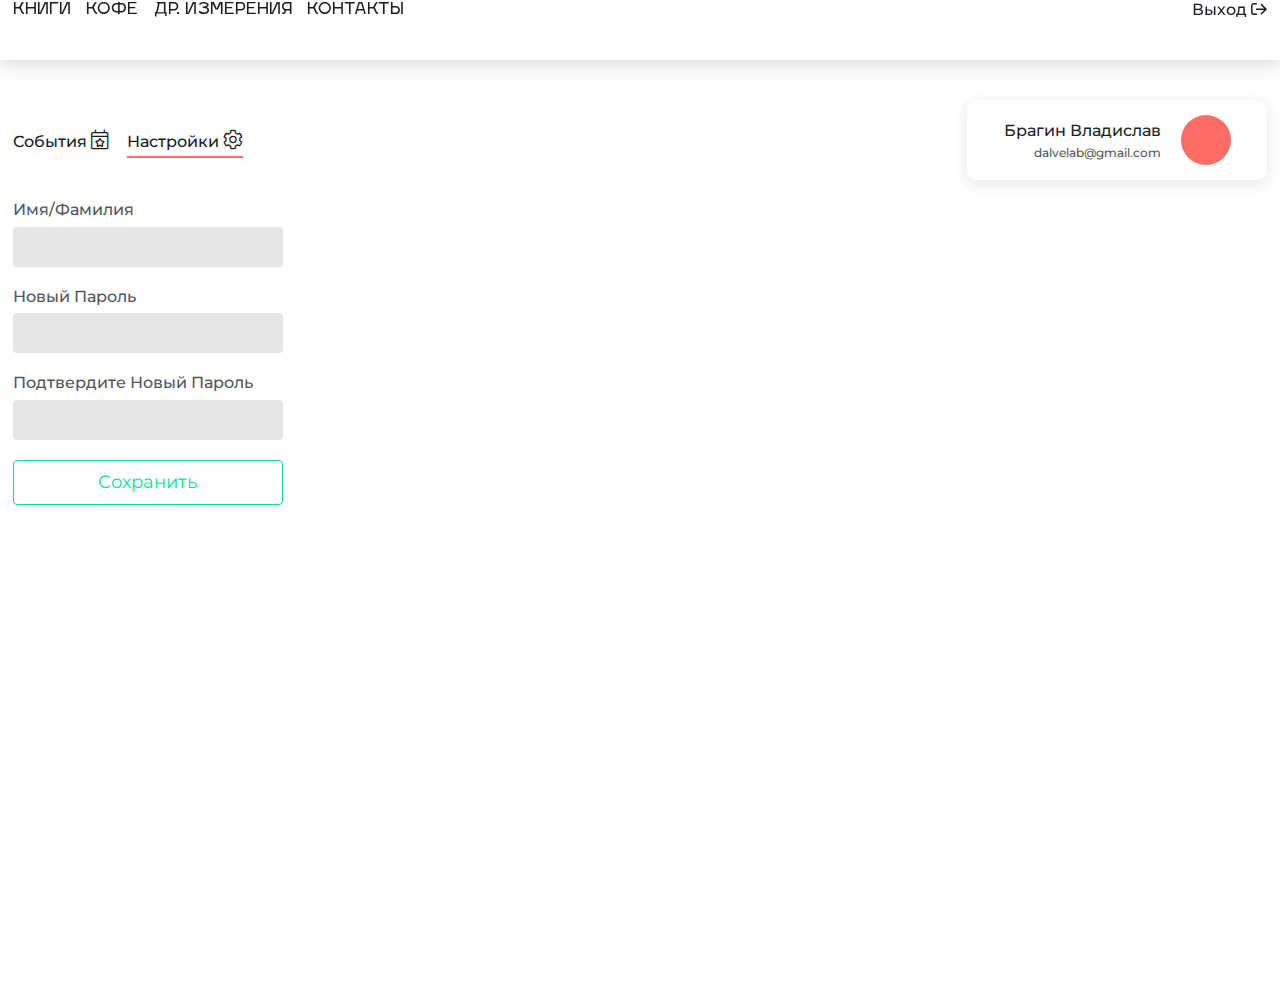
<file: pages/profile-settings.html>
<!DOCTYPE html>
<html lang="en">
<head>
  <meta charset="UTF-8">
  <meta name="viewport" content="width=device-width, initial-scale=1.0">
  <title>Книги, Кофе и Другие Измерения</title>
    <!-- FONT-AWESOME -->
    <link rel="stylesheet" href="../style/css/icons.css" />
    <!-- CSS -->
    <link rel="stylesheet" href="../style/css/main.min.css" />
</head>
<body>
  <!-- NAVBAR FIXED  -->
  <nav class="nav-fixed-top nav-user-profile">
    <div class="container">
      <button class="open-sidebar-button">
        <i class="fal fa-bars"></i>
      </button>
      <div class="nav-links">
        <a class="link-hover-red" href="">Книги</a>
        <a class="link-hover-red" href="">Кофе</a>
        <a class="link-hover-red" href=""
          >Др. И<span class="fix-font">з</span>мерения</a
        >
        <a class="link-hover-red" href="">Контакты</a>
      </div>
      <div class="nav-auth-buttons">
        <a class="link-hover-red" href="./login.html"
        >Выход <i class="far fa-sign-out"></i></a>
      </div>
    </div>
  </nav>

  <!-- TOPBAR -->
  
  <aside class="sidebar">
    <button class="close-sidebar-button">
      <i class="fal fa-times"></i>
    </button>
    <div class="content">
      <div class="logo">
        <img src="/images/svg/logo-portal--white.svg" alt="" />
      </div>
      <div class="sidebar-links">
        <a href="./pages/books.html">Книги</a>
        <a href="./pages/coffee.html">Кофе</a>
        <a href="./pages/lectorium.html"
          >Др И<span class="fix-font">з</span>мерения</a
        >
        <a href="./pages/contacts.html">Контакты</a>
        <a href="./pages/login.html">Войти / Регистрация</a>
      </div>
      <div class="social-links">
        <a href="#" target="_blank" class="link">
          <i class="fab fa-instagram"></i>
        </a>
        <a href="#" target="_blank" class="link">
          <i class="fab fa-vk"></i>
        </a>
        <a href="#" target="_blank" class="link">
          <i class="fab fa-facebook-f"></i>
        </a>
      </div>
    </div>
  </aside>
  
  <main class="margined-navbar">
    <div class="topbar-user-profile">
      <div class="container">
        <div class="topbar-links">
          <a href="" class="link-hover-red"
            >События <i class="fal fa-calendar-star"></i></a
          >
          <a href="" class="link-hover-red top-bar-active-link"
            >Настройки <i class="fal fa-cog"></i></a
          >
        </div>
        <div class="user-parameters">
          <div class="text">
            <p class="user-name">Брагин Владислав</p>
            <p class="user-email">dalvelab@gmail.com</p>
          </div>
          <div class="avatar"></div>
        </div>
      </div>
    </div>
    <section>
      <div class="container">
        <form class="profile-settings-form" action="" method="post">
          <div class="input-group">
            <label>Имя/Фамилия</label>
            <input type="text">
          </div>
          <div class="input-group">
            <label>Новый Пароль</label>
            <input type="password">
          </div>
          <div class="input-group">
            <label>Подтвердите Новый Пароль</label>
            <input type="password">
          </div>
          <button type="submit" class="btn-x1 btn-green">Сохранить</button>
        </form>
      </div>
      
    </section>
  </main>
</body>
</file>
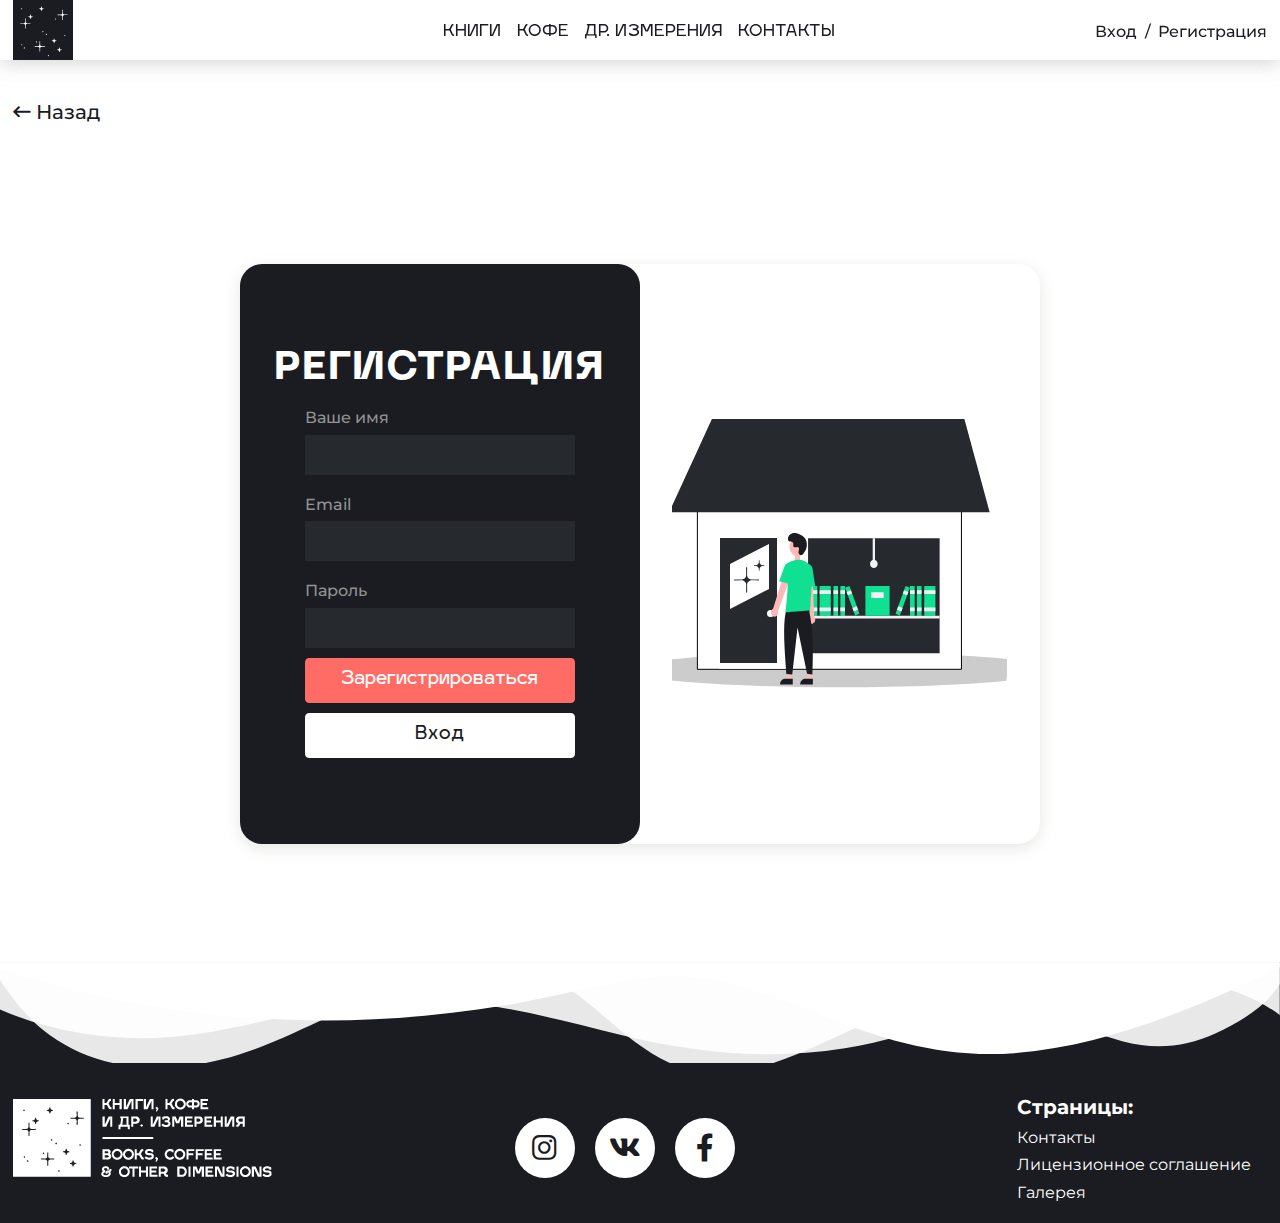
<file: pages/register.html>
<!DOCTYPE html>
<html lang="en">
  <head>
    <meta charset="UTF-8" />
    <meta name="viewport" content="width=device-width,initial-scale=1" />
    <title>Книги, Кофе и Другие Измерения</title>
    <!-- FONT-AWESOME -->
    <link rel="stylesheet" href="../style/css/icons.css" />
    <!-- CSS -->
    <link rel="stylesheet" href="../style/css/main.min.css" />
  </head>
  <body>
    <!-- NAVBAR FIXED  -->
    <nav class="nav-fixed-top nav-main-page">
      <div class="container">
        <button class="open-sidebar-button">
          <i class="fal fa-bars"></i>
        </button>
        <div class="nav-logo">
          <img src="../images/svg/logo-square--black.svg" alt="" />
        </div>
        <div class="nav-links">
          <a class="link-hover-red" href="">Книги</a>
          <a class="link-hover-red" href="">Кофе</a>
          <a class="link-hover-red" href=""
            >Др. И<span class="fix-font">з</span>мерения</a
          >
          <a class="link-hover-red" href="">Контакты</a>
        </div>
        <div class="nav-auth-buttons">
          <a class="link-hover-red" href="./login.html">Вход</a>
          <p>/</p>
          <a class="link-hover-red" href="./register.html">Регистрация</a>
        </div>
      </div>
    </nav>

    <!-- TOPBAR -->
    <aside class="sidebar">
      <button class="close-sidebar-button">
        <i class="fal fa-times"></i>
      </button>
      <div class="content">
        <div class="logo">
          <img src="/images/svg/logo-portal--white.svg" alt="" />
        </div>
        <div class="sidebar-links">
          <a href="./books.html">Книги</a>
          <a href="./coffee.html">Кофе</a>
          <a href="./lectorium.html"
            >Др И<span class="fix-font">з</span>мерения</a
          >
          <a href="./contacts.html">Контакты</a>
          <a href="./login.html">Войти / Регистрация</a>
        </div>
        <div class="social-links">
          <a href="#" target="_blank" class="link">
            <i class="fab fa-instagram"></i>
          </a>
          <a href="#" target="_blank" class="link">
            <i class="fab fa-vk"></i>
          </a>
          <a href="#" target="_blank" class="link">
            <i class="fab fa-facebook-f"></i>
          </a>
        </div>
      </div>
    </aside>

    <!-- CONTENT -->
    <main class="margined-navbar">
      <!-- SECTION AUTH LOGIN -->
      <section class="section--auth-login">
        <div class="container">
          <div class="content-bar font-black">
            <div class="back-button">
              <a href="../index.html"
                ><i class="far fa-long-arrow-left"></i> Назад</a
              >
            </div>
          </div>
          <div class="auth-container">
            <div class="column">
              <form action="" class="auth-form">
                <h2 class="font-white">Регистрация</h2>
                <div class="input-group">
                  <label for="">Ваше имя</label>
                  <input type="text" />
                </div>
                <div class="input-group">
                  <label for="">Email</label>
                  <input type="text" />
                </div>
                <div class="input-group">
                  <label for="">Пароль</label>
                  <input type="password" />
                </div>
                <button class="btn btn-x1 btn-red-fill" type="submit">
                  Зарегистрироваться
                </button>
                <a
                  href="./login.html"
                  class="btn btn-x1 btn-white-fill"
                  type="submit"
                >
                  Вход
                </a>
              </form>
            </div>
            <div class="column">
              <img src="../images/svg/auth-login-image.svg" alt="" />
            </div>
          </div>
        </div>
      </section>
    </main>
    <footer>
      <div class="shape-divider-bottom">
        <svg
          data-name="Layer 1"
          xmlns="http://www.w3.org/2000/svg"
          viewBox="0 0 1200 100"
          preserveAspectRatio="none"
        >
          <path
            d="M0,0V46.29c47.79,22.2,103.59,32.17,158,28,70.36-5.37,136.33-33.31,206.8-37.5C438.64,32.43,512.34,53.67,583,72.05c69.27,18,138.3,24.88,209.4,13.08,36.15-6,69.85-17.84,104.45-29.34C989.49,25,1113-14.29,1200,52.47V0Z"
            opacity=".9"
            class="shape-fill"
          ></path>
          <path
            d="M0,0V15.81C13,36.92,27.64,56.86,47.69,72.05,99.41,111.27,165,111,224.58,91.58c31.15-10.15,60.09-26.07,89.67-39.8,40.92-19,84.73-46,130.83-49.67,36.26-2.85,70.9,9.42,98.6,31.56,31.77,25.39,62.32,62,103.63,73,40.44,10.79,81.35-6.69,119.13-24.28s75.16-39,116.92-43.05c59.73-5.85,113.28,22.88,168.9,38.84,30.2,8.66,59,6.17,87.09-7.5,22.43-10.89,48-26.93,60.65-49.24V0Z"
            opacity=".9"
            class="shape-fill"
          ></path>
          <path
            d="M0,0V5.63C149.93,59,314.09,71.32,475.83,42.57c43-7.64,84.23-20.12,127.61-26.46,59-8.63,112.48,12.24,165.56,35.4C827.93,77.22,886,95.24,951.2,90c86.53-7,172.46-45.71,248.8-84.81V0Z"
            class="shape-fill"
          ></path>
        </svg>
      </div>
      <div class="container">
        <div class="footer-logo">
          <img src="../images/logo-footer.png" alt="" />
        </div>
        <div class="social-links">
          <a href="#" target="_blank" class="link">
            <i class="fab fa-instagram"></i>
          </a>
          <a href="#" target="_blank" class="link">
            <i class="fab fa-vk"></i>
          </a>
          <a href="#" target="_blank" class="link">
            <i class="fab fa-facebook-f"></i>
          </a>
        </div>
        <div class="footer-links">
          <h6 class="font-white">Страницы:</h6>
          <ul class="links-list">
            <a class="link-hover-red" href="#">Контакты</a>
            <a class="link-hover-red" href="#">Лицензионное соглашение</a>
            <a class="link-hover-red" href="#">Галерея</a>
          </ul>
        </div>
      </div>
    </footer>
  </body>
</html>
</file>
<file: style/css/main.min.css>
@import url("https://fonts.googleapis.com/css2?family=Montserrat:wght@300;400;500&display=swap");*{margin:0;padding:0;box-sizing:border-box}html{font-size:10px}body{color:#1a1c21;font-family:"Montserrat", sans-serif}main{width:100%;min-height:100vh;height:auto;position:relative}.margined-navbar{margin-top:60px}section{width:100%;height:auto;position:relative}section .section-title{margin-top:25px}@media only screen and (max-width: 767px){section .section-title{text-align:center}}section .content-bar{width:100%;height:auto;display:flex;position:relative;margin:20px 0px 20px 0px;align-items:center}section .content-bar .back-button{width:100px}section .content-bar .back-button a{color:#1a1c21;font-weight:500;font-size:20px}section .content-bar .back-button:hover a{color:#ff6c65}section .content-bar .button-group{display:flex}section .content-bar .button-group button{outline:none}@media screen and (max-width: 550px){section .content-bar .button-group{flex-direction:column-reverse}}.container{width:1270px;height:auto;margin:auto;display:flex;flex-direction:column;position:relative}@media only screen and (max-width: 1289px){.container{width:98%}}.top-bar-active-link{border-bottom:2px #ff6c65 solid}.social-links{width:220px;height:auto;display:flex;justify-content:space-between}@media only screen and (max-width: 979px){.social-links{margin:15px 0px 15px 0px}}.social-links .link{width:60px;height:60px;background-color:#fff;display:flex;justify-content:center;align-items:center;border-radius:50%}.social-links .link i{color:#1a1c21;font-size:28px;transition:0.1s ease-in-out}.social-links .link:hover i{color:#ff6c65}.pagination{width:auto;min-width:180px;height:60px;margin:50px auto 0px auto;display:flex}.pagination .btn-pagination{width:60px;height:60px;border:1px solid #e6e6e4;border-left:none;font-size:20px;font-weight:700;transition:0.15s ease-in-out}.pagination .btn-pagination:first-child{border-left:1px solid #e6e6e4}.pagination .btn-pagination:hover{background-color:#ff6c65;border-color:#ff6c65;color:#fff}.bg-red{background-color:#ff6c65}.bg-black{background-color:#1a1c21}.section-title-admin{font-family:montserrat;margin-bottom:30px;text-transform:uppercase;font-size:30px;font-weight:700}@font-face{font-family:NeueMachina-UltraBold;src:url("../fonts/NeueMachina-Ultrabold.woff2")}@font-face{font-family:IgraSans;src:url("../fonts/IgraSans.otf")}h1,h2,h3{font-family:NeueMachina-UltraBold}.fix-font{margin-left:1px}h4,h5,h6{font-family:IgraSans}h1{font-size:4.5rem}@media only screen and (max-width: 767px){h1{font-size:3.5rem}}h2{font-size:4rem}h3{font-size:3.5rem}h4{font-size:3rem;font-family:"Montserrat", sans-serif}h5{font-size:2.5rem;font-family:"Montserrat", sans-serif}h6{font-size:2rem;font-family:"Montserrat", sans-serif}p{font-size:1.6rem;line-height:1.6;font-family:"Montserrat", sans-serif}a{font-size:1.6rem;text-decoration:none;transition:0.2s ease-in-out;font-family:"Montserrat", sans-serif;color:#1a1c21}.link-hover-red{transition:0.15s ease-in-out}.link-hover-red:hover{color:#ff6c65 !important}li{list-style-type:none}.text-center{text-align:center}.font-white{color:#fff}.font-red{color:#ff6c65}.font-violet{color:#999aca}button{background-color:transparent;font-size:16px;cursor:pointer;border:none}.btn{margin-top:10px;font-family:IgraSans;display:flex;align-items:center;transition:0.15s ease-out;cursor:pointer;background-color:transparent;user-select:none;outline:0}.btn:focus{outline:auto}.btn-x1{height:45px;font-size:18px;padding:0px 30px;border-radius:4px}.btn-x2{height:40px;padding:0px 25px;border-radius:4px}.btn-x3{height:35px;padding:0px 20px;border-radius:4px}.btn-round{border-radius:33px}.btn-black{border:1px solid #1a1c21;color:#1a1c21}.btn-black:hover{background-color:#1a1c21;color:#fff}.btn-white{border:1px solid #fff;color:#fff}.btn-white:hover{background-color:#fff;color:#1a1c21}.btn-red{border:1px solid #ff6c65;color:#ff6c65}.btn-red:hover{background-color:#ff6c65;color:#fff}.btn-green{border:1px solid #10e092;color:#10e092}.btn-green:hover{background-color:#10e092;color:#fff}.btn-violet{border:1px solid #999aca;color:#999aca}.btn-violet:hover{background-color:#999aca;color:#fff}.btn-violet-fill{border:1px solid #999aca;background-color:#999aca;color:#fff}.btn-green-fill{border:1px solid #10e092;background-color:#10e092;color:#fff}.btn-red-fill{border:1px solid #ff6c65;background-color:#ff6c65;color:#fff}.btn-black-fill{border:1px solid #1a1c21;background-color:#1a1c21;color:#fff}.btn-white-fill{border:1px solid #fff;background-color:#fff;color:#1a1c21}.btn-icon i{font-size:23px;margin:2.5px 0px 0px 12px}.slider--fullpage,.slider--default{width:100%;height:100vh;position:absolute;background-color:#000000}.slider--fullpage .slides .slide,.slider--default .slides .slide{object-fit:cover;width:100%;height:100%;position:absolute;left:0;top:0;opacity:0.7}.slider--fullpage{left:0;top:0}.slider--default{right:0;top:0}.slider-btns-wrapper{width:100%;height:60px;position:absolute;top:50%;transform:translateY(-50%);z-index:5}.slider-btns-wrapper .btn-slider{width:60px;height:60px;background-color:#fff;border-radius:50%;position:absolute;top:0;display:flex;justify-content:center;align-items:center;cursor:pointer;transition:0.15 ease-in-out}.slider-btns-wrapper .btn-slider i{font-size:28px;color:#1a1c21}.slider-btns-wrapper .btn-slider:hover{background-color:#ff6c65}.slider-btns-wrapper .btn-slider:hover i{color:#fff}.slider-btns-wrapper .btn-left{left:0}.slider-btns-wrapper .btn-right{right:0}@media only screen and (max-width: 479px){.slider-btns-wrapper .btn-slider{width:45px;height:45px}.slider-btns-wrapper .btn-slider i{font-size:20px}}.input-type-standart,.input-type-password,.input-type-file,.input-type-select{width:300px;height:auto;margin-top:15px}.input-type-standart label,.input-type-password label,.input-type-file label,.input-type-select label{font-size:13px;text-transform:uppercase;font-weight:600}.input-type-standart input,.input-type-password input,.input-type-file input,.input-type-select input{width:100%;height:40px;border:none;outline:none;font-size:16px;font-family:"Montserrat", sans-serif;background-color:transparent;font-weight:400;border-bottom:3px solid #1a1c21}.input-type-standart input:focus,.input-type-password input:focus,.input-type-file input:focus,.input-type-select input:focus{border-color:#10e092}.input-type-password input{font-size:25px}.input-type-file,.input-type-select{display:flex;flex-direction:column;border-bottom:3px solid #1a1c21;position:relative}.input-type-file .input-text,.input-type-select .input-text{position:absolute;left:0;bottom:10px;font-size:16px}.input-type-file .input-icon,.input-type-select .input-icon{position:absolute;right:10px;bottom:10px}.input-type-file .input-icon i,.input-type-select .input-icon i{font-size:20px}.input-type-file input,.input-type-file select,.input-type-select input,.input-type-select select{height:37px;opacity:0}.input-error input{border-color:#ff6c65;margin-bottom:7.5px}.input-error small{font-size:14px;font-weight:500;color:#ff6c65}.cards-wrapper{width:100%;height:auto;display:flex;flex-wrap:wrap;margin-bottom:20px}.cards-wrapper .card{width:320px;height:300px;display:flex;flex-direction:column;box-shadow:0 4px 30px #e6e6e4;background-color:#fff;border-radius:22px;margin-top:20px;position:relative}.cards-wrapper .card .card-icon{width:90px;height:90px;border-radius:50%;border:2px solid #525558;display:flex;justify-content:center;align-items:center;margin:2.5px auto 12.5px auto}.cards-wrapper .card .card-icon i{font-size:35px}.cards-wrapper .card .card-icon .rotated{transform:rotate(90deg)}.cards-wrapper .card .card-image{width:100%;height:270px;overflow:hidden;border-top-left-radius:22px;border-top-right-radius:22px}.cards-wrapper .card .card-image img{max-width:100%}.cards-wrapper .card .card-title{text-align:center}.cards-wrapper .card .card-text{text-align:center;margin-top:12.5px}.cards-wrapper .card-lection{width:300px;height:380px;margin-top:25px;display:flex;flex-direction:column;background-color:#1a1c21;position:relative}.cards-wrapper .card-lection .card-image{position:relative}.cards-wrapper .card-lection .card-image img{width:100%;height:230px;object-fit:cover}.cards-wrapper .card-lection .card-image .card-places{width:70px;height:55px;background-color:#fff;display:flex;flex-direction:column;align-items:center;justify-content:center;position:absolute;top:0;right:0}.cards-wrapper .card-lection .card-image .card-places h6{color:#ff6c65;font-weight:700}.cards-wrapper .card-lection .card-image .card-places p{font-size:13px;font-weight:500;text-transform:uppercase}.cards-wrapper .card-lection .card-content{width:100%;height:auto;display:flex;flex-direction:column;align-items:flex-start;margin-top:10px}.cards-wrapper .card-lection .card-content .card-title{font-size:20px;line-height:1.5;transition:0.15s ease-in-out}.cards-wrapper .card-lection .card-content .card-date{margin-top:7.5px;position:relative}.cards-wrapper .card-lection .card-content .card-date h6{font-weight:500;letter-spacing:2px}.cards-wrapper .card-lection .card-content .card-date::before{content:"";width:90px;height:30px;background-color:#ff6c65;position:absolute;left:-10px;top:0;opacity:0.2}.cards-wrapper .card-lection .card-content .card-description{margin-top:12.5px;font-size:14px;display:flex;align-items:center}.cards-wrapper .card-lection .card-content .card-description i{font-size:20px;color:#919394}.cards-wrapper .card-lection .card-content .card-description p{font-size:16px;margin-left:10px;color:#919394}.cards-wrapper .card-lection .card-next-btn-round{width:35px;height:35px;border-radius:50%;background-color:#525558;position:absolute;right:-17.5px;top:50%;transform:translateY(-50%);display:flex;justify-content:center;align-items:center}.cards-wrapper .card-lection .card-next-btn-round i{font-size:22px;color:#fff}@media only screen and (max-width: 479px){.cards-wrapper .card-lection .card-next-btn-round{right:5px}}.cards-wrapper .card-lection:hover .card-title{color:#ff6c65}.cards-wrapper .card-square{width:300px;height:300px;display:flex;align-items:center;justify-content:center;flex-direction:column}.nav-fixed-top{width:100%;height:60px;z-index:10;background-color:#fff;position:fixed;top:0;left:0;box-shadow:rgba(179,179,179,0.13) 0px 1px 23px 0px,rgba(179,179,179,0.5) 0px 2px 18px;opacity:1;transition:0.3s ease-out}.nav-fixed-top .container{flex-direction:row;justify-content:space-between;align-items:center}.nav-fixed-top .open-sidebar-button{height:60px;align-items:center;padding:10px;display:none;outline:none}.nav-fixed-top .open-sidebar-button i{color:#ff6c65;font-size:30px}.nav-fixed-top .nav-logo{width:170px}.nav-fixed-top .nav-logo img{width:60px}.nav-fixed-top .nav-links a{font-family:IgraSans;text-transform:uppercase;margin-right:12.5px}.nav-fixed-top .nav-links a:last-child{margin-right:0}.nav-fixed-top .nav-auth-buttons{display:flex;align-items:center;font-weight:500}.nav-fixed-top .nav-auth-buttons p{margin:0px 7.5px 0px 7.5px}@media only screen and (max-width: 979px){.nav-fixed-top .nav-logo,.nav-fixed-top .nav-links{display:none}.nav-fixed-top .open-sidebar-button{display:flex}.nav-fixed-top .nav-auth-buttons{margin-right:5px}}.sidebar{width:100%;height:100vh;position:fixed;top:0;left:0;background-color:#1a1c21;z-index:10;transform:scaleY(0);transform-origin:top;transition:0.2s ease-in-out;display:flex;flex-direction:column}.sidebar .close-sidebar-button{position:absolute;right:15px;top:15px;outline:none}.sidebar .close-sidebar-button i{font-size:30px;color:#fff}.sidebar .content{width:90%;height:auto;margin:auto;display:flex;flex-direction:column;align-items:center}.sidebar .content .logo{width:100px}.sidebar .content .sidebar-links{margin-top:20px;display:flex;flex-direction:column}.sidebar .content .sidebar-links a{text-align:center;color:#fff;font-family:IgraSans;text-transform:uppercase;margin-top:12.5px;font-size:20px}.sidebar .content .sidebar-links a:last-child{margin-top:40px}.sidebar .content .social-links{margin-top:30px}input{border:none}.auth-form{width:270px;height:auto;position:relative;margin:auto;display:flex;flex-direction:column;align-items:center}.auth-form h2{text-transform:uppercase;letter-spacing:2px}.auth-form .input-group{width:100%;height:auto;margin-top:20px}.auth-form .input-group label{color:#919394;font-size:16px;font-family:"Montserrat", sans-serif;font-weight:500}.auth-form .input-group input{width:100%;height:40px;background-color:#26292e;padding-left:10px;font-family:"Montserrat", sans-serif;font-weight:500;font-size:16px;color:#fff;margin-top:7.5px}.auth-form .forgot-password{align-self:start;margin:12.5px 0px 0px 0px}.auth-form .forgot-password a{font-size:12px;color:#919394;font-family:"Montserrat", sans-serif;font-weight:500}.auth-form .btn{width:100%;display:flex;justify-content:center;margin-top:10px}.profile-settings-form{width:270px;height:auto}.profile-settings-form .input-group{margin-top:20px;width:100%}.profile-settings-form .input-group label{color:#525558;font-size:16px;font-family:"Montserrat", sans-serif;font-weight:500}.profile-settings-form .input-group input{width:100%;height:40px;background-color:#e6e6e4;padding:10px;border-radius:4px;font-family:"Montserrat", sans-serif;font-weight:500;font-size:16px;color:#26292e;margin-top:7.5px}.profile-settings-form .btn-x1{width:100%;display:flex;justify-content:center;margin-top:20px;padding:10px 20px;font-family:Montserrat}.lection-management-form{margin-bottom:30px}.lection-management-form .grid-container{display:grid;grid-template-columns:repeat(3, 1fr);gap:20px 50px;width:910px;margin-bottom:20px}.lection-management-form .grid-container .input-block{display:flex;flex-direction:column;font-weight:500;font-size:16px;font-family:"Montserrat", sans-serif}.lection-management-form .grid-container .input-block label{color:#525558}.lection-management-form .grid-container .input-block input{width:270px;height:40px;background-color:#e6e6e4;padding:10px;border-radius:4px;color:#26292e;margin-top:7.5px}.lection-management-form button{width:270px}.lection-management-form button i{margin:0px 10px;font-size:16px}footer{width:100%;height:auto;position:relative;background-color:#1a1c21}footer .shape-divider-bottom{width:100%;overflow:hidden;line-height:0;transform:rotate(180deg);margin-top:2px}footer .shape-divider-bottom svg{display:block;width:calc(100% + 1.3px);height:calc(100px + 1.3px);transform:rotate(180deg)}footer .shape-divider-bottom .shape-fill{fill:#fff}footer .container{height:100%;align-items:center;margin-bottom:0;margin-top:10px;flex-direction:row;justify-content:space-between}@media only screen and (max-width: 979px){footer .container{flex-direction:column}}footer .container .footer-logo{width:220px;height:100px}@media only screen and (max-width: 979px){footer .container .footer-logo{margin-top:15px}}footer .container .footer-links{width:250px;height:150px;display:flex;flex-direction:column;justify-content:center}footer .container .footer-links .links-list{display:flex;flex-direction:column}footer .container .footer-links .links-list a{color:#fff;margin-top:8.5px}@media only screen and (max-width: 979px){footer .container .footer-links{display:none}}.section--welcome-page__hero{min-height:100vh;overflow:hidden}.section--welcome-page__hero .portal-wrapper{width:250px;position:absolute;top:0;z-index:2}.section--welcome-page__hero .global-portal-left{left:0;width:0;height:0;border-top:100vh solid #1a1c21;border-right:250px solid transparent;transition:0.3s ease-in-out}.section--welcome-page__hero .global-portal-right{right:0;width:0;height:0;border-bottom:100vh solid #1a1c21;border-left:250px solid transparent;transition:0.3s ease-in-out}@media screen and (max-width: 450px){.section--welcome-page__hero .slider-btns-wrapper .btn-left{display:none}.section--welcome-page__hero .slider-btns-wrapper .btn-right{right:15px}}.section--welcome-page__hero .container{height:100vh}.section--welcome-page__hero .title__hero{margin:350px auto auto 0px}.section--welcome-page__hero .title__hero h1{font-size:6rem;transition:0.15s ease-in-out;font-family:IgraSans;text-transform:uppercase;color:#fff;letter-spacing:2px;margin-left:100px}.section--welcome-page__hero .title__hero h1:hover{color:#ff6c65}@media screen and (max-width: 650px){.section--welcome-page__hero .title__hero{margin-top:auto;margin-left:40px}.section--welcome-page__hero .title__hero h1{font-size:5rem}}@media screen and (max-width: 450px){.section--welcome-page__hero .title__hero{margin-left:15px}.section--welcome-page__hero .title__hero h1{font-size:4rem}}.section--welcome-page__books .grid-container-4fr{align-self:center;width:100%;height:auto;display:grid;grid-template-columns:repeat(4, 1fr);margin:40px 0px 40px 0px;column-gap:20px}@media only screen and (max-width: 979px){.section--welcome-page__books .grid-container-4fr{width:100%;grid-template-columns:repeat(2, 1fr)}}.section--welcome-page__books .grid-container-4fr .column{grid-column-end:span 2;border:4px solid #1a1c21;margin-top:20px}.section--welcome-page__books .grid-container-4fr .column:nth-child(3){border-left:none}.section--welcome-page__books .grid-container-4fr .section--title-small{height:120px;display:flex;justify-content:center;align-items:center;border-bottom:4px solid #1a1c21}.section--welcome-page__books .grid-container-4fr .section--title-small h1{font-family:IgraSans;text-transform:uppercase;text-align:center}.section--welcome-page__books .grid-container-4fr .section--call-to-action{height:160px;display:flex;align-items:center;justify-content:center;justify-content:space-around;border-bottom:4px solid #1a1c21}@media only screen and (max-width: 479px){.section--welcome-page__books .grid-container-4fr .section--call-to-action{height:210px;flex-direction:column}}.section--welcome-page__books .grid-container-4fr .section--call-to-action .text h5{font-family:IgraSans;text-transform:uppercase;line-height:1.7}.section--welcome-page__books .grid-container-4fr .section--call-to-action .btn{padding:0px 50px 0px 50px;height:55px}@media only screen and (max-width: 479px){.section--welcome-page__books .grid-container-4fr .section--call-to-action .btn{height:45px}}.section--welcome-page__books .grid-container-4fr .section--row-design{display:grid;grid-template-columns:1fr 1fr 1fr;height:120px}.section--welcome-page__books .grid-container-4fr .section--row-design .design-container{position:relative;display:flex;justify-content:center;align-items:center;border-right:4px solid #1a1c21}.section--welcome-page__books .grid-container-4fr .section--row-design .design-container:last-child{border-right:none}.section--welcome-page__books .grid-container-4fr .section--row-design .design-container img{width:50px;height:50px}.section--welcome-page__books .grid-container-4fr .section--row-design .design-container i{font-size:60px;color:#1a1c21}.section--welcome-page__books .grid-container-2fr{background-color:#fff;display:grid;grid-template-columns:repeat(2, 1fr);margin:0px 0px 40px 0px;border:4px solid #1a1c21}@media only screen and (max-width: 767px){.section--welcome-page__books .grid-container-2fr{grid-template-columns:1fr}}.section--welcome-page__books .grid-container-2fr .section--title-big{grid-column-end:span 2;height:200px;display:flex;justify-content:center;align-items:center;border-bottom:4px solid #1a1c21;text-align:center}@media only screen and (max-width: 767px){.section--welcome-page__books .grid-container-2fr .section--title-big{grid-column-end:span 1}}.section--welcome-page__books .grid-container-2fr .section--title-big h1{font-family:IgraSans;text-transform:uppercase;letter-spacing:2px}@media only screen and (max-width: 479px){.section--welcome-page__books .grid-container-2fr .section--title-big h1{font-size:30px;letter-spacing:normal}}.section--welcome-page__books .grid-container-2fr .section--consultant-time{height:120px;border-bottom:4px solid #1a1c21;align-items:center;padding:20px}.section--welcome-page__books .grid-container-2fr .section--consultant-time:nth-child(odd){border-left:4px solid #1a1c21}@media only screen and (max-width: 767px){.section--welcome-page__books .grid-container-2fr .section--consultant-time:nth-child(odd){border-left:none}}.section--welcome-page__books .grid-container-2fr .section--consultant-time:nth-last-child(-n+2){border-bottom:none}@media only screen and (max-width: 767px){.section--welcome-page__books .grid-container-2fr .section--consultant-time:nth-last-child(-n+2){border-bottom:4px solid #1a1c21}.section--welcome-page__books .grid-container-2fr .section--consultant-time:last-child{border-bottom:none}}.section--welcome-page__books .grid-container-2fr .section--consultant-time .content{height:80px;display:flex;align-items:center}.section--welcome-page__books .grid-container-2fr .section--consultant-time .content .content--date{width:60px;height:60px;background-color:#ff6c65;display:flex;flex-direction:column;justify-content:center;align-items:center}.section--welcome-page__books .grid-container-2fr .section--consultant-time .content .content--date h6{color:#fff;text-transform:uppercase;font-weight:500}.section--welcome-page__books .grid-container-2fr .section--consultant-time .content .content--text{width:calc(100% - 80px);margin-left:20px}.section--welcome-page__books .grid-container-2fr .section--consultant-time .content .content--text h6{font-weight:500}.section--welcome-page__coffee{background-color:#deba6e;height:auto}.section--welcome-page__coffee .grid-container{width:100%;display:flex;flex-direction:column;margin:30px 0px 20px 0px}.section--welcome-page__coffee .grid-container .text-content{display:flex;flex-direction:column;justify-content:center;align-items:center;margin:15px 0px 15px 0px}.section--welcome-page__coffee .grid-container .text-content .heading-wrapper{display:flex}@media screen and (max-width: 600px){.section--welcome-page__coffee .grid-container .text-content .heading-wrapper{flex-direction:column}}.section--welcome-page__coffee .grid-container .text-content .heading-wrapper h1{color:#999aca;letter-spacing:4px;font-family:IgraSans;text-transform:uppercase;text-align:center}.section--welcome-page__coffee .grid-container .text-content p{color:#999aca;font-weight:500;text-align:center;margin-top:12.5px;width:300px}.section--welcome-page__coffee .grid-container .pattern-left,.section--welcome-page__coffee .grid-container .pattern-right{display:flex}.section--welcome-page__coffee .grid-container .pattern-left img,.section--welcome-page__coffee .grid-container .pattern-right img{width:450px}.section--welcome-page__coffee .grid-container .pattern-right{justify-content:flex-end}.section--welcome-lectorium{background-color:#fff}.section--welcome-lectorium .grid-container{width:100%;height:auto;display:grid;grid-template-columns:1fr;margin:30px 0px 30px 0px;column-gap:20px}.section--welcome-lectorium .grid-container .text-content{display:flex;flex-direction:column;align-items:flex-start;justify-content:center;align-items:center}.section--welcome-lectorium .grid-container .text-content h1{letter-spacing:3px;position:relative;text-align:center}.section--welcome-lectorium .grid-container .text-content h1::after{content:"";width:215px;height:2px;background-color:#1a1c21;position:absolute;left:50%;transform:translateX(-50%);bottom:-10px}.section--welcome-lectorium .grid-container .text-content .small-description{width:310px;height:auto;text-align:center;margin-top:20px}.section--welcome-lectorium .grid-container .text-content .btn{margin-top:20px}.section--welcome-lectorium .grid-container .content-bar{justify-content:space-between;align-items:center}.section--welcome-lectorium .grid-container .content-bar .btn{margin-right:10px}.section--welcome-lectorium .grid-container .content-bar h4{font-family:"Montserrat", sans-serif}@media only screen and (max-width: 767px){.section--welcome-lectorium .grid-container .content-bar{flex-direction:column;margin-top:30px}.section--welcome-lectorium .grid-container .content-bar h4{text-align:center}.section--welcome-lectorium .grid-container .content-bar .btn{margin-top:20px}}.section--welcome-lectorium .grid-container .cards-wrapper{min-height:500px;margin-top:10px;justify-content:space-between}.section--welcome-lectorium .grid-container .cards-wrapper .card-lection{background-color:#fff;margin-right:10px}@media screen and (max-width: 648px){.section--welcome-lectorium .grid-container .cards-wrapper{justify-content:center}}@media only screen and (max-width: 479px){.section--welcome-lectorium .grid-container .cards-wrapper .card-lection{margin-right:0}}.section--welcome-contacts{height:auto;background-color:#fff}.section--welcome-contacts .container{margin-top:-150px}.section--welcome-contacts .cards-wrapper{height:auto;justify-content:center}.section--welcome-contacts .cards-wrapper .card{width:310px;height:auto;padding:10px;background-color:#fff;align-items:center}.section--welcome-contacts .cards-wrapper .card .card-icon{border-color:#1a1c21}.section--welcome-contacts .cards-wrapper .card .card-icon i{color:#1a1c21}.section--welcome-contacts .cards-wrapper .card:last-child{margin-bottom:20px}.section--coffee-page__hero .container{min-height:100vh}@media only screen and (max-width: 979px){.section--coffee-page__hero .container{width:100%}}.section--coffee-page__hero .portal-image{width:200px;position:absolute;top:20%;transform:translateY(-20%)}.section--coffee-page__hero .portal-image img{min-height:100%}@media only screen and (max-width: 979px){.section--coffee-page__hero .portal-image{display:none}}.section--coffee-page__hero .slider--default{width:80%;height:600px;right:0;top:20%;transform:translateY(-20%)}.section--coffee-page__hero .slider--default .slide{opacity:1}@media only screen and (max-width: 979px){.section--coffee-page__hero .slider--default{width:100%;height:70vh;position:relative;top:0;transform:translateY(0)}}.section--coffee-page__hero .slider-btns-wrapper{width:60px;right:10px}.section--coffee-page__hero .section-title-group{width:200px;position:absolute;left:10%;top:50%;transform:translateY(-50%)}.section--coffee-page__hero .section-title-group h1{font-size:5.5rem;font-family:IgraSans;text-transform:uppercase;font-weight:400}.section--coffee-page__hero .section-title-group .btn-scroll-down{width:70px;height:70px;background-color:#ff6c65;display:flex;justify-content:center;align-items:center;border-radius:50%;margin-top:15px;cursor:pointer}.section--coffee-page__hero .section-title-group .btn-scroll-down .arrow-wrapper{width:50px;height:50px;background-color:#fff;display:flex;justify-content:center;align-items:center;border-radius:50%;position:relative}.section--coffee-page__hero .section-title-group .btn-scroll-down .animated-icon{position:absolute;animation:Arrow 1s infinite}@keyframes Arrow{0%{top:0;opacity:0.2}50%{top:40%;opacity:1}100%{top:60%;opacity:0}}@media only screen and (max-width: 479px){.section--coffee-page__hero .section-title-group .btn-scroll-down{width:60px;height:60px}.section--coffee-page__hero .section-title-group .btn-scroll-down .arrow-wrapper{width:40px;height:40px}}@media only screen and (max-width: 979px){.section--coffee-page__hero .section-title-group{top:35%;transform:translateY(-35%);left:20px}}@media only screen and (max-width: 479px){.section--coffee-page__hero .section-title-group{top:20%;transform:translateY(-20%);left:20px}.section--coffee-page__hero .section-title-group h1{font-size:4.5rem}}.section--coffee-page__hero .cards-wrapper{width:80%;height:30vh;position:absolute;right:0;bottom:0;justify-content:space-around;align-items:center}.section--coffee-page__hero .cards-wrapper .card{width:250px;height:auto;border-radius:0;box-shadow:none;align-items:flex-start;background-color:transparent}.section--coffee-page__hero .cards-wrapper .card .card-title{text-transform:uppercase}.section--coffee-page__hero .cards-wrapper .card .card-description{margin-top:10px;color:#525558;line-height:1.5;width:250px;text-align:left}.section--coffee-page__hero .cards-wrapper .card .card-title{position:relative}.section--coffee-page__hero .cards-wrapper .card .card-title::before{content:"";position:absolute;left:-45px;top:0;width:70px;height:30px;background-color:#ff6c65;opacity:0.2}@media only screen and (max-width: 979px){.section--coffee-page__hero .cards-wrapper{width:100%;align-items:center;position:relative}}@media screen and (max-width: 830px){.section--coffee-page__hero .cards-wrapper{justify-content:center;height:auto}.section--coffee-page__hero .cards-wrapper .card{width:100%;align-items:center}.section--coffee-page__hero .cards-wrapper .card .card-description{text-align:center}}.section--coffee-team{min-height:50vh;background-color:#f2f2f2}.section--coffee-team .cards-wrapper{margin-top:15px;justify-content:space-between}.section--coffee-team .cards-wrapper .card{width:310px;height:290px;box-shadow:none;margin-right:10px}.section--coffee-team .cards-wrapper .card .card-title{text-align:left;margin-left:10px}.section--coffee-team .cards-wrapper .card .card-description{color:#525558;line-height:1.5;font-size:14px;padding:5px 10px}@media screen and (max-width: 672px){.section--coffee-team .cards-wrapper{justify-content:center}.section--coffee-team .cards-wrapper .card{margin-right:0px}}.section--coffee-about-coffee{min-height:50vh;background-color:#f2f2f2}.section--coffee-about-coffee .cards-wrapper{justify-content:space-between}.section--coffee-about-coffee .cards-wrapper .card{width:410px;height:220px;box-shadow:none;margin:50px 10px 0px 0px;flex-direction:row}.section--coffee-about-coffee .cards-wrapper .card .card-image{width:180px;height:200px;border-radius:0;overflow:visible}.section--coffee-about-coffee .cards-wrapper .card .card-image img{margin-top:-30px}.section--coffee-about-coffee .cards-wrapper .card .card-content{width:calc(100% - 200px);height:auto;display:flex;flex-direction:column;align-items:flex-start;align-self:center;padding-right:20px}.section--coffee-about-coffee .cards-wrapper .card .card-content .card-title{text-align:left}.section--coffee-about-coffee .cards-wrapper .card .card-content .card-subtitle{color:#525558;margin:3px 0px 3px 0px}.section--coffee-about-coffee .cards-wrapper .card .card-content .card-description{font-size:13px}.section--coffee-about-coffee .cards-wrapper .card .card-decoration{width:35px;height:35px;border-radius:50%;position:absolute;right:-17.5px;top:50%;transform:translateY(-50%);background-color:#f2f2f2}@media only screen and (max-width: 479px){.section--coffee-about-coffee .cards-wrapper .card{width:300px;height:auto;flex-direction:column}.section--coffee-about-coffee .cards-wrapper .card .card-image{width:300px;height:200px;display:flex;justify-content:center}.section--coffee-about-coffee .cards-wrapper .card .card-image img{max-height:100%}.section--coffee-about-coffee .cards-wrapper .card .card-content{padding:0px 10px 10px 10px;width:100%}}@media screen and (max-width: 875px){.section--coffee-about-coffee .cards-wrapper{justify-content:center}.section--coffee-about-coffee .cards-wrapper .card{margin-right:0}}.section--coffee-menu .cards-wrapper{justify-content:space-between}@media screen and (max-width: 648px){.section--coffee-menu .cards-wrapper{justify-content:center}.section--coffee-menu .cards-wrapper .card{margin-right:0}}.section--coffee-menu .card{width:300px;height:340px;margin-right:10px;align-items:flex-start}.section--coffee-menu .card:first-child{background-color:#ff6c65;justify-content:center;align-items:center}.section--coffee-menu .card:first-child h3{text-align:center;font-family:"Montserrat", sans-serif}.section--coffee-menu .card:first-child::after{display:none}.section--coffee-menu .card::after{content:"";position:absolute;width:100%;height:100%;background-color:#ff6c65;transition:0.4s ease-in-out;clip-path:circle(60px at 95% 95%)}.section--coffee-menu .card:hover::after{clip-path:circle(60px at 150% 150%)}.section--coffee-menu .card:hover .card-price{padding:10px;background-color:#ff6c65}.section--coffee-menu .card .card-image{height:220px}.section--coffee-menu .card .card-title{padding-left:10px}.section--coffee-menu .card .card-description{padding:5px 35px 0px 10px}.section--coffee-menu .card .card-price{position:absolute;bottom:10px;right:10px;z-index:2;font-weight:500;font-size:20px;transition:0.5s ease-in-out}.section--lectorium-all-events{background-color:#fff;min-height:100vh}.section--lectorium-all-events .container{margin-top:60px}.section--lectorium-all-events h2{font-family:"Montserrat", sans-serif;text-align:center;position:relative}.section--lectorium-all-events h2::after{content:"";width:250px;height:3px;background-color:#ff6c65;position:absolute;bottom:-10px;left:50%;transform:translateX(-50%)}.section--lectorium-all-events h4{text-align:center;margin-top:20px}.section--lectorium-all-events .content-bar{justify-content:space-between}.section--lectorium-all-events .lection-filters{width:auto;height:auto;position:relative;margin:20px auto 0 auto;display:flex}.section--lectorium-all-events .lection-filters .filter{cursor:pointer;margin-right:20px;user-select:none}.section--lectorium-all-events .lection-filters .filter:last-child{margin-right:0}.section--lectorium-all-events .lection-filters .filter span{text-transform:uppercase;color:#525558;transition:0.15s ease-in-out;font-weight:500;font-size:16px}.section--lectorium-all-events .lection-filters .filter:hover span{color:#ff6c65}.section--lectorium-all-events .cards-wrapper{margin-top:20px;justify-content:space-between}.section--lectorium-all-events .cards-wrapper .card-lection{background-color:#fff}.section--lectorium-all-events .cards-wrapper .card-lection .card-title,.section--lectorium-all-events .cards-wrapper .card-lection .card-date{color:#1a1c21}@media screen and (max-width: 648px){.section--lectorium-all-events .cards-wrapper{justify-content:center}}@media only screen and (max-width: 479px){.section--lectorium-all-events .cards-wrapper .card-lection{margin-right:0}}.section--lectorium-signle-event .content-bar{margin-top:40px}.section--lectorium-signle-event .event-wrapper{width:900px;height:auto;min-height:400px;margin:20px auto 0px auto}@media screen and (max-width: 930px){.section--lectorium-signle-event .event-wrapper{width:95%}}.section--lectorium-signle-event .event-wrapper .event-card-top{width:100%;height:80px;box-shadow:0 4px 16px 0 #e5e5e5;border-radius:12px;display:grid;grid-template-columns:1fr 1fr 1fr}.section--lectorium-signle-event .event-wrapper .event-card-top .column{height:50px;border-right:1px solid #ccc;align-self:center;display:flex;justify-content:center}.section--lectorium-signle-event .event-wrapper .event-card-top .column .wrapper{width:220px;height:100%;display:flex;flex-direction:column;justify-content:center}.section--lectorium-signle-event .event-wrapper .event-card-top .column .wrapper p{color:#525558;text-transform:uppercase;font-size:10px}.section--lectorium-signle-event .event-wrapper .event-card-top .column .wrapper h6{font-size:16px;font-weight:500}.section--lectorium-signle-event .event-wrapper .event-card-top .column .wrapper .btn{font-size:15px}.section--lectorium-signle-event .event-wrapper .event-card-top .column:last-child{border-right:none}@media screen and (max-width: 810px){.section--lectorium-signle-event .event-wrapper .event-card-top{grid-template-columns:1fr;width:250px;height:auto;box-shadow:none;position:absolute;right:0;top:325px;background-color:#fff;padding:15px;border-radius:0;opacity:0.9}.section--lectorium-signle-event .event-wrapper .event-card-top .column{border-right:none;justify-content:flex-start}}@media screen and (max-width: 580px){.section--lectorium-signle-event .event-wrapper .event-card-top{top:325px;padding-bottom:5px;padding-top:5px;width:240px}.section--lectorium-signle-event .event-wrapper .event-card-top .column{width:210px;height:40px}.section--lectorium-signle-event .event-wrapper .event-card-top .column .wrapper{text-align:right}}.section--lectorium-signle-event .event-wrapper .event-content{width:100%;height:auto;margin-top:40px;display:flex;flex-direction:column}.section--lectorium-signle-event .event-wrapper .event-content .event-subtitle{color:#525558;text-transform:uppercase;font-size:12px}.section--lectorium-signle-event .event-wrapper .event-content .event-info-container{width:100%;height:auto;display:flex}.section--lectorium-signle-event .event-wrapper .event-content .event-info-container .event-image{margin-right:20px}.section--lectorium-signle-event .event-wrapper .event-content .event-info-container .event-image img{width:500px;height:300px;object-fit:cover}.section--lectorium-signle-event .event-wrapper .event-content .event-info-container .event-info{width:calc(100% - 520px);height:auto;align-self:center}.section--lectorium-signle-event .event-wrapper .event-content .event-info-container .event-info .event-title{position:relative;margin:15px 0px 15px 0px}.section--lectorium-signle-event .event-wrapper .event-content .event-info-container .event-info .event-title::before{content:"";width:60px;height:30px;background-color:#ff6c65;position:absolute;left:-10px;top:0;opacity:0.2}.section--lectorium-signle-event .event-wrapper .event-content .event-info-container .event-info .event-number{margin-top:5px;font-family:NeueMachina-UltraBold;color:#ff6c65}.section--lectorium-signle-event .event-wrapper .event-content .event-description-container{margin-top:30px;display:flex}.section--lectorium-signle-event .event-wrapper .event-content .event-description-container .event-subtitle{margin:auto auto auto 0}.section--lectorium-signle-event .event-wrapper .event-content .event-description-container .paragraph-wrapper{display:flex}.section--lectorium-signle-event .event-wrapper .event-content .event-description-container .paragraph-wrapper .event-paragraph{width:310px;margin-right:50px;color:#525558}.section--lectorium-signle-event .event-wrapper .event-content .event-description-container .paragraph-wrapper .event-paragraph:last-child{margin-right:0}.section--lectorium-signle-event .event-wrapper .event-content .event-want-more{width:100%;height:auto;min-height:200px;margin:50px 0px 50px 0px;display:flex;flex-direction:column}.section--lectorium-signle-event .event-wrapper .event-content .event-want-more h5{text-align:center}.section--lectorium-signle-event .event-wrapper .event-content .event-want-more .icon-arrow{margin:20px auto 20px auto}.section--lectorium-signle-event .event-wrapper .event-content .event-want-more .small-events-wrapper{width:100%;display:grid;grid-template-columns:1fr 1fr 1fr}.section--lectorium-signle-event .event-wrapper .event-content .event-want-more .small-events-wrapper .column{height:100px;display:flex;justify-content:center;align-items:center;position:relative}.section--lectorium-signle-event .event-wrapper .event-content .event-want-more .small-events-wrapper .column:nth-child(2){background-color:#ff6c65}.section--lectorium-signle-event .event-wrapper .event-content .event-want-more .small-events-wrapper .column .bg-image{position:absolute;left:0;top:0;width:100%;height:inherit;object-fit:cover;opacity:0.5}.section--lectorium-signle-event .event-wrapper .event-content .event-want-more .small-events-wrapper .column h6{font-size:18px;text-align:center;z-index:2;padding:0px 10px 0px 10px}@media screen and (max-width: 810px){.section--lectorium-signle-event .event-wrapper .event-content{margin-top:0}.section--lectorium-signle-event .event-wrapper .event-content .event-info-container{flex-direction:column}.section--lectorium-signle-event .event-wrapper .event-content .event-info-container .event-image{margin-right:0}.section--lectorium-signle-event .event-wrapper .event-content .event-info-container .event-image img{width:100%;height:400px}.section--lectorium-signle-event .event-wrapper .event-content .event-info-container .event-info{width:100%;margin-top:10px}.section--lectorium-signle-event .event-wrapper .event-content .event-description-container{flex-direction:column}.section--lectorium-signle-event .event-wrapper .event-content .event-description-container .paragraph-wrapper{margin-top:12.5px}.section--lectorium-signle-event .event-wrapper .event-content .event-want-more .small-events-wrapper{grid-template-columns:1fr}.section--lectorium-signle-event .event-wrapper .event-content .event-want-more .small-events-wrapper .column{height:150px}}@media screen and (max-width: 580px){.section--lectorium-signle-event .event-wrapper .event-content .event-info-container .event-image img{height:350px}.section--lectorium-signle-event .event-wrapper .event-content .event-description-container{margin-top:15px}.section--lectorium-signle-event .event-wrapper .event-content .event-description-container .paragraph-wrapper{flex-direction:column}.section--lectorium-signle-event .event-wrapper .event-content .event-description-container .paragraph-wrapper .event-paragraph{margin-top:12.5px}.section--lectorium-signle-event .event-wrapper .event-content .event-description-container .paragraph-wrapper .event-paragraph:first-child{margin-top:0}}.section--auth-login .container{min-height:80vh}.section--auth-login .content-bar{margin-top:40px}.section--auth-login .auth-container{width:800px;height:580px;margin:120px auto 0px auto;box-shadow:0px 4px 16px 0px #e6e6e4;border-radius:22px;display:grid;grid-template-columns:1fr 1fr}.section--auth-login .auth-container .column{height:inherit;border-radius:22px;display:flex}.section--auth-login .auth-container .column:first-child{background-color:#1a1c21}.section--auth-login .auth-container .column img{margin:auto}@media screen and (max-width: 850px){.section--auth-login .auth-container{grid-template-columns:1fr;width:450px}.section--auth-login .auth-container .column:last-child{display:none}}@media only screen and (max-width: 479px){.section--auth-login .auth-container{margin-top:25px;width:340px;height:530px}}@media only screen and (max-width: 374px){.section--auth-login .auth-container{width:310px}}.margined-navbar .topbar-user-profile{margin-top:100px;font-weight:500}.margined-navbar .topbar-user-profile .container{height:80px;flex-direction:row;justify-content:space-between;align-items:center}.margined-navbar .topbar-user-profile .container .topbar-links .link-hover-red{margin:0px 15px 0px 0px;padding:5px 0px}.margined-navbar .topbar-user-profile .container .topbar-links .link-hover-red i{font-size:20px}.margined-navbar .topbar-user-profile .container .user-parameters{border-radius:10px;box-shadow:0px 4px 16px #e6e6e4;text-align:right;display:flex;width:300px;height:80px;z-index:1}.margined-navbar .topbar-user-profile .container .user-parameters .text{margin:auto 10px auto auto}.margined-navbar .topbar-user-profile .container .user-parameters .text .user-name{color:#231f20;text-transform:capitalize}.margined-navbar .topbar-user-profile .container .user-parameters .text .user-email{font-size:12px;color:#525558}.margined-navbar .topbar-user-profile .container .user-parameters .avatar{margin:auto auto auto 10px;width:50px;height:50px;border-radius:50%;background:#ff6c65}@media screen and (max-width: 600px){.margined-navbar .topbar-user-profile{margin-top:80px}.margined-navbar .topbar-user-profile .container{flex-direction:column-reverse;height:auto}.margined-navbar .topbar-user-profile .container .topbar-links{margin:0px 0px 10px 0px}.margined-navbar .topbar-user-profile .container .user-parameters{margin:0px 0px 20px 0px;width:100%}}@media screen and (max-width: 600px){.profile-settings-form{margin:20px auto auto auto}}.container .cards-wrapper{margin-top:80px}.container .cards-wrapper .card-square{margin:7.5px 15px 7.5px 0}.container .cards-wrapper .card-square h3{text-transform:uppercase;font-size:25px}.container .cards-wrapper .card-square .btn-x2{text-transform:uppercase;padding:0px 50px}.container .cards-wrapper .card-square .btn-red-fill,.container .cards-wrapper .card-square .btn-black-fill{border:1px solid #fff}@media only screen and (max-width: 767px){.container .cards-wrapper .card-square{width:100%}}.container .topbar-admin-management{margin-top:80px;margin-bottom:30px;display:flex;justify-content:space-between;align-content:center;height:45px}.container .topbar-admin-management .button-group{display:flex}.container .topbar-admin-management .button-group .btn{margin:0px 7.5px;padding:0px 20px}.container .event-block{margin-bottom:10px;padding:10px 5px;width:100%;min-height:80px;border:1px solid #1a1c21;border-radius:4px;display:flex;justify-content:space-between}.container .event-block .event-info{display:flex;flex-wrap:wrap}.container .event-block .event-info .info-block{margin:0px 20px;text-transform:uppercase}.container .event-block .event-info .info-block .info-block-name h6{font-weight:500;font-size:10px;color:#525558}.container .event-block .event-info .info-block .info-block-content{margin-top:5px}.container .event-block .event-info .info-block .info-block-content h6{color:#1a1c21;font-size:16px;font-weight:500}.container .event-block .event-info #event-title{width:250px}.container .event-block .event-links{display:flex}.container .event-block .event-links a{margin:auto 0px auto 15px}.container .event-block .event-links .btn-green-fill{padding:0px 50px}.container .event-block .event-links .btn-green-fill:hover{color:#10e092}@media only screen and (max-width: 1289px){.container .topbar-admin-management{height:auto;flex-direction:column;align-items:center;text-align:center}.container .topbar-admin-management .button-group{flex-wrap:wrap;justify-content:center}.container .topbar-admin-management .button-group .btn{margin:0px 7.5px 15px 7.5px}.container .event-block .event-info .info-block{margin:10px 20px}}@media only screen and (max-width: 979px){.container .event-block .event-links{flex-direction:column}}@media screen and (max-width: 600px){.container .event-block{flex-direction:column}.container .event-block .event-links{flex-direction:row;flex-wrap:wrap}.container .event-block .event-links a{width:90%;margin:5px auto;display:flex;justify-content:center}}.container .lection-management-form{display:flex;flex-direction:column}.container .lection-management-form .edit-buttons{display:flex}.container .lection-management-form .edit-buttons .btn-red-fill{margin:0px 50px 0px 0px}@media only screen and (max-width: 1289px){.container .lection-management-form{margin:auto}.container .lection-management-form .grid-container{margin:0px auto 40px auto}}@media only screen and (max-width: 979px){.container .lection-management-form .grid-container{grid-template-columns:repeat(2, 1fr);width:auto}}@media screen and (max-width: 600px){.container .lection-management-form .grid-container{grid-template-columns:1fr;margin:0px auto 20px auto}.container .lection-management-form .edit-buttons{flex-direction:column;align-items:center}.container .lection-management-form .edit-buttons .btn-x2{margin:0px auto 10px auto}}
</file>
